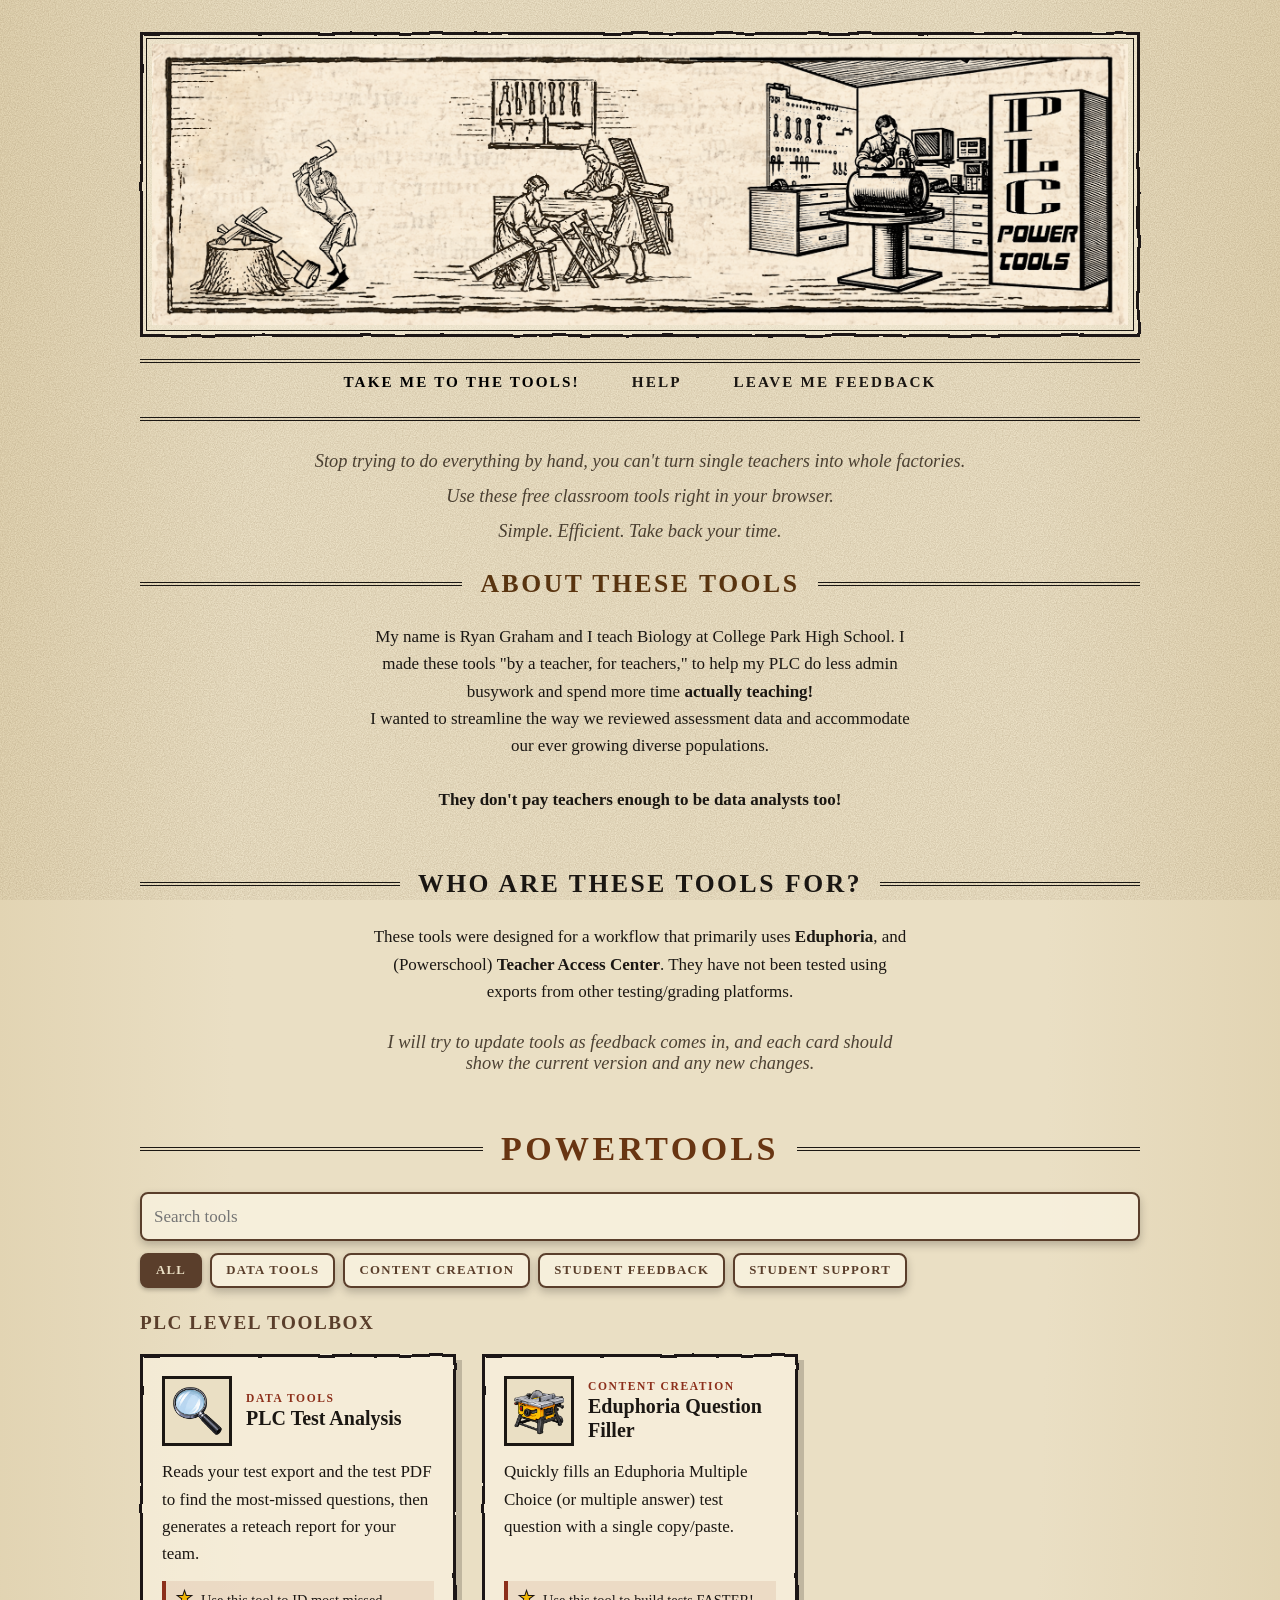
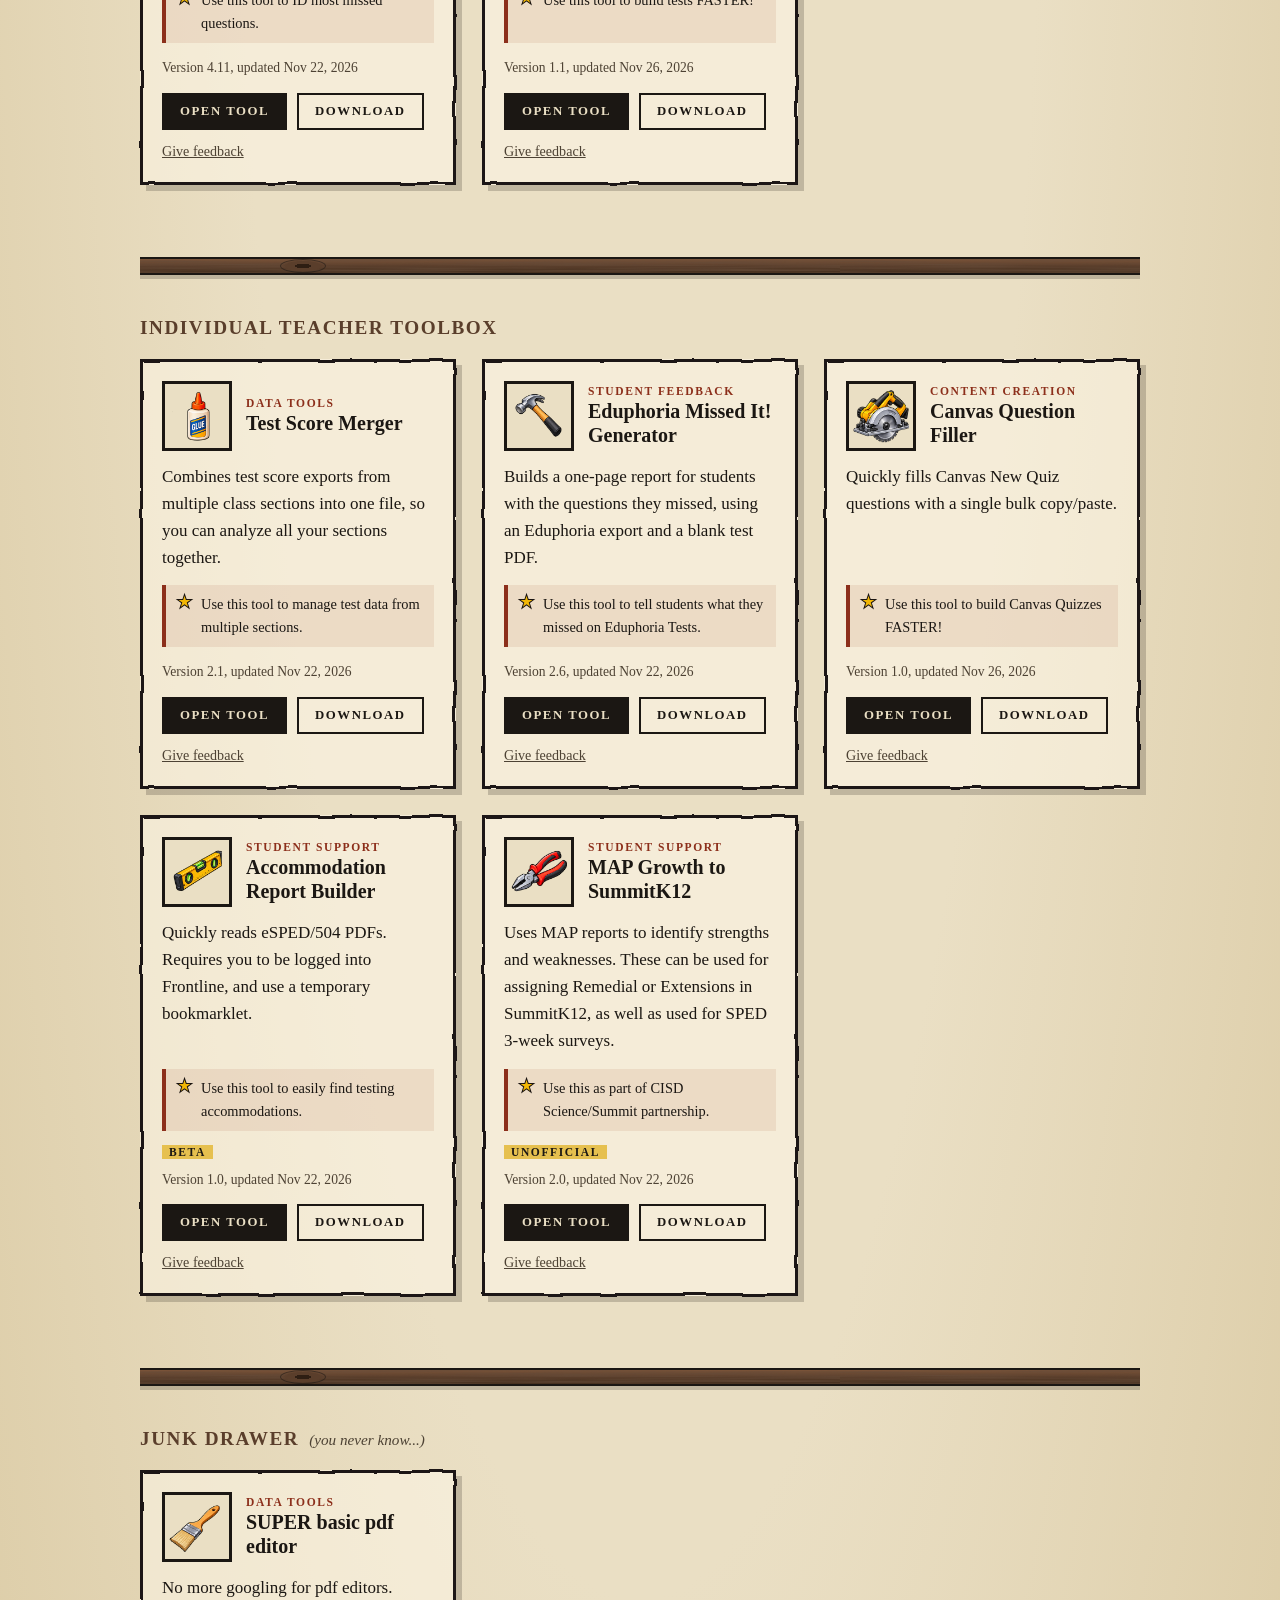
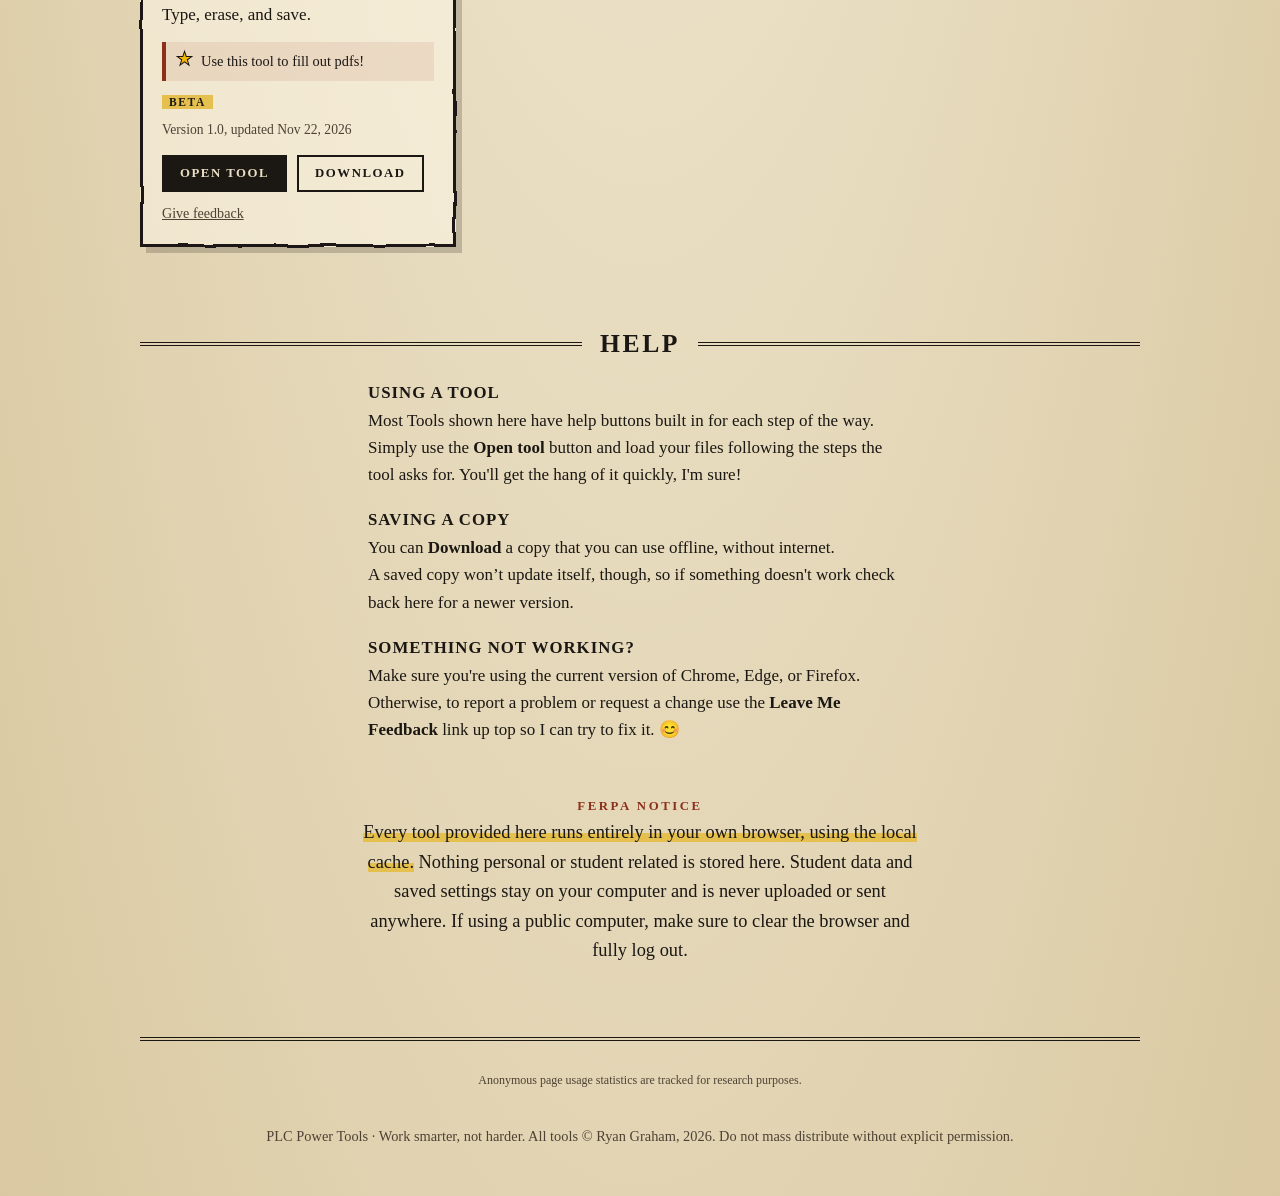
<file: index.html>
<!DOCTYPE html>
<html lang="en">
<head>
<meta charset="utf-8">
<meta name="viewport" content="width=device-width, initial-scale=1">
<title>PLC Power Tools</title>
<link rel="icon" type="image/png" href="images/favicon.png">
<link rel="apple-touch-icon" href="images/apple-touch-icon.png">
<link rel="stylesheet" href="style.css">
<style id="editor-tweaks">/*ED:{"body > div:nth-of-type(1) > nav:nth-of-type(1) > a:nth-of-type(1)":{"color":"#000000"},"#help > div:nth-of-type(1)":{"width":"700px"},"#tools > h2:nth-of-type(1)":{"color":"#683512","font-size":"34px"},"#about > h2:nth-of-type(1)":{"color":"#5c3610"},"body > div:nth-of-type(1) > header:nth-of-type(1) > p:nth-of-type(2)":{"display":"flex","flex-direction":"column","align-items":"center","text-align":"center"},"body > div:nth-of-type(1) > header:nth-of-type(1) > p:nth-of-type(1)":{"display":"flex","flex-direction":"column","align-items":"center","text-align":"center"}}*/
body > div:nth-of-type(1) > nav:nth-of-type(1) > a:nth-of-type(1){color:#000000 !important}
#help > div:nth-of-type(1){width:700px !important}
#tools > h2:nth-of-type(1){color:#683512 !important;font-size:34px !important}
#about > h2:nth-of-type(1){color:#5c3610 !important}
body > div:nth-of-type(1) > header:nth-of-type(1) > p:nth-of-type(2){display:flex !important;flex-direction:column !important;align-items:center !important;text-align:center !important}
body > div:nth-of-type(1) > header:nth-of-type(1) > p:nth-of-type(1){display:flex !important;flex-direction:column !important;align-items:center !important;text-align:center !important}
</style>
<style id="card-tweaks">
/* Status tag (Beta, Unofficial) sits between the note and the version line */
.badge-top{display:block;width:fit-content;margin:0 0 10px 0;font:700 .72rem var(--slab);letter-spacing:.14em;text-transform:uppercase}
/* Star in front of each note */
.note-line{display:flex;align-items:flex-start;gap:8px}
.note-star{color:#f2b705;-webkit-text-stroke:1px #1a1410;font-size:1.3em;line-height:1;flex:none}
</style>
</head>
<body>
<svg width="0" height="0" style="position:absolute" aria-hidden="true"><filter id="rough"><feTurbulence type="fractalNoise" baseFrequency=".035" numOctaves="2" seed="4"/><feDisplacementMap in="SourceGraphic" scale="3.5"/></filter></svg>
  
  <div class="wrap">
  <header>
    <h1 class="sr" id="site-title">PLC Powertools</h1>
    <div class="frame rough"><img src="images/header.png" alt="PLC Power Tools! Power up your teaching toolbox."></div>
  </header>
    <nav aria-label="Sections">
  <a href="#tools" style="color: brown;">Take me to the Tools!</a><br><br>
  <a href="#help">Help</a><br><br>
  <a href="feedback.html">Leave Me Feedback</a>
</nav>
    
    <header>
    <p class="tagline">Stop trying to do everything by hand, you can't turn single teachers into whole factories.</p>
    <p class="tagline">Use these free classroom tools right in your browser.</p>
<p class="tagline">Simple. Efficient.&nbsp;Take back your time.</p><br>
  </header>

  <section id="about">
    <h2 class="sec">About These Tools</h2>
    <div class="prose">
      <p style="text-align: center;">My name is Ryan Graham and I teach Biology at College Park High School. I made these tools "by a teacher, for teachers," to help my PLC do less admin busywork and spend more time <b>actually teaching!</b> <br> I wanted to streamline the way we reviewed assessment data and accommodate our ever growing diverse populations.<br><br><b> They don't pay teachers enough to be data analysts too!</b></p>
    </div>
  </section>
  
 <section id="Who">
    <h2 class="sec">Who are these tools for?</h2>
    <div class="prose">
      <p style="text-align: center;">These tools were designed for a workflow that primarily uses <b>Eduphoria</b>, and (Powerschool) <b>Teacher Access Center</b>. They have not been tested using exports from other testing/grading platforms.</p><br>
      <p class="tagline">  I will try to update tools as feedback comes in, and each card should show the current version and any new changes. </p>
    </div>
  </section>
  
  <section id="tools">
    <h2 class="sec">Powertools</h2>
    <div class="controls">
      <input class="search" id="search" type="search" placeholder="Search tools" aria-label="Search tools">
      <div class="chips" id="chips" role="group" aria-label="Filter by category"></div>
    </div>
    <div id="boxes"></div>
    <div class="sr" id="status" role="status" aria-live="polite"></div>
  </section>

  <section id="help">
    <h2 class="sec">Help</h2>
    <div class="prose">
      <h3>Using a tool</h3>
      <p>Most Tools shown here have help buttons built in for each step of the way.</p>
      <p>Simply use the <strong>Open tool</strong> button and load your files following the steps the tool asks for. You'll get the hang of it quickly, I'm sure!</p>
      <h3>Saving a copy</h3>
      <p>You can <strong>Download</strong> a copy that you can use offline, without internet. <br>A saved copy won’t update itself, though, so if something doesn't work check back here for a newer version.</p>
      <h3>Something not working?</h3>
      <p>Make sure you're using the current version of Chrome, Edge, or Firefox. Otherwise, to report a problem or request a change use the <strong>Leave Me Feedback</strong> link up top so I can try to fix it. &#x1F60A;</p>
    </div>
  </section>
  <p class="promise"><b>FERPA Notice</b><mark>Every tool provided here runs entirely in your own browser, using the local cache.</mark> Nothing personal or student related is stored here. Student data and saved settings stay on your computer and is never uploaded or sent anywhere. If using a public computer, make sure to clear the browser and fully log out.</p> <br>
    <footer><p style="font-size: 12px;">Anonymous page usage statistics are tracked for research purposes.</p><br>PLC Power Tools &middot; Work smarter, not harder. All tools &copy; Ryan Graham, 2026. Do not mass distribute without explicit permission. </footer>
</div>

<script>
let TOOLS = [], activeCat = "All";
const BOXES = [
  {id:"plc",     title:"PLC Level Toolbox"},
  {id:"teacher", title:"Individual Teacher Toolbox"},
  {id:"junk",    title:"Junk Drawer", sub:"(you never know...)",
   empty:"Nothing in here yet... but give it time, the junk drawer always fills up with something."}
];
const $ = id => document.getElementById(id);
const ICONS = {
  drill:'<svg viewBox="0 0 64 64" aria-hidden="true"><path class="k" d="M20 16h26c5 0 8 3 8 8v4c0 3-2 5-5 5H20z"/><path class="k" d="M36 33h12l-3 22H33z"/><rect class="l" x="10" y="19" width="10" height="14"/><path class="l" d="M10 26H3M7 22l-3 8"/><path class="pp" d="M28 19v6M34 19v6M40 19v6"/></svg>',
  saw:'<svg viewBox="0 0 64 64" aria-hidden="true"><circle class="l" style="stroke-width:8;stroke-dasharray:6.5 5.02;stroke-linecap:butt" cx="32" cy="32" r="22"/><circle class="k" cx="32" cy="32" r="17"/><circle class="pf" cx="32" cy="32" r="4"/><path class="pp" d="M32 14v8M32 42v8M14 32h8M42 32h8"/></svg>',
  hammer:'<svg viewBox="0 0 64 64" aria-hidden="true"><g transform="rotate(35 32 32)"><rect class="k" x="28" y="22" width="8" height="40" rx="2"/><rect class="k" x="14" y="8" width="36" height="14" rx="2"/><path class="k" d="M14 10Q5 12 3 22l8-3q2-4 3-3z"/><path class="pp" d="M32 30v26"/></g></svg>',
  balance:'<svg viewBox="0 0 64 64" aria-hidden="true"><path class="l" d="M32 8v44M22 56h20M11 18h42M11 18l-8 20M11 18l8 20M53 18l-8 20M53 18l8 20"/><path class="k" d="M2 38h18q0 9-9 9t-9-9zM44 38h18q0 9-9 9t-9-9z"/><circle class="k" cx="32" cy="8" r="4"/></svg>',
  wrench:'<svg viewBox="0 0 64 64" aria-hidden="true"><g transform="rotate(-45 32 32)"><rect class="k" x="28" y="22" width="8" height="40" rx="4"/><circle class="k" cx="32" cy="15" r="11"/><rect class="pf" x="28.5" y="2" width="7" height="12"/></g></svg>',
  screwdriver:'<svg viewBox="0 0 64 64" aria-hidden="true"><g transform="rotate(45 32 32)"><rect class="k" x="25" y="34" width="14" height="26" rx="5"/><path class="l" d="M32 34V6"/><path class="k" d="M28 8h8l-1-5h-6z"/><path class="pp" d="M30 40v14M34 40v14"/></g></svg>',
  level:'<svg viewBox="0 0 64 64" aria-hidden="true"><rect class="k" x="4" y="22" width="56" height="20" rx="2"/><rect class="pf" x="21" y="27" width="22" height="10" rx="5"/><circle class="k" cx="32" cy="32" r="3"/><path class="l" style="stroke-width:1.5" d="M27 28v8M37 28v8"/><circle class="pf" cx="11" cy="32" r="3"/><circle class="pf" cx="53" cy="32" r="3"/></svg>',
  "tape-measure":'<svg viewBox="0 0 64 64" aria-hidden="true"><circle class="k" cx="28" cy="32" r="22"/><circle class="pf" cx="28" cy="32" r="11"/><circle class="k" cx="28" cy="32" r="4"/><rect class="k" x="40" y="42" width="22" height="7"/><rect class="k" x="61" y="39" width="3" height="12"/><path class="pp" d="M49 42v4M53 42v4M57 42v4"/></svg>',
  pliers:'<svg viewBox="0 0 64 64" aria-hidden="true"><path class="l" style="stroke-width:5" d="M27 5l5 25M37 5l-5 25"/><path class="l" style="stroke-width:7" d="M32 30l-9 27M32 30l9 27"/><circle class="pf" cx="32" cy="30" r="3"/></svg>',
  clamp:'<svg viewBox="0 0 64 64" aria-hidden="true"><path class="l" style="stroke-width:7;stroke-linejoin:round" d="M50 10H18q-8 0-8 8v28q0 8 8 8h32"/><path class="l" style="stroke-width:5" d="M36 61V24"/><rect class="k" x="30" y="19" width="12" height="5"/><path class="l" style="stroke-width:4" d="M28 61h16"/></svg>',
  magnifier:'<svg viewBox="0 0 64 64" aria-hidden="true"><circle class="l" style="stroke-width:6" cx="26" cy="26" r="16"/><path class="l" style="stroke-width:9" d="M38 38l20 20"/><path class="l" style="stroke-width:2" d="M17 22q3-6 9-7"/></svg>',
  paintbrush:'<svg viewBox="0 0 64 64" aria-hidden="true"><g transform="rotate(40 32 32)"><rect class="k" x="29" y="34" width="6" height="28" rx="3"/><rect class="k" x="26" y="24" width="12" height="11"/><path class="k" d="M26 24Q24 10 32 3Q40 10 38 24z"/><path class="pp" d="M27 30h10"/></g></svg>',
  glue:'<svg viewBox="0 0 64 64" aria-hidden="true"><path class="k" d="M20 28h24q4 0 4 5v21q0 5-5 5H21q-5 0-5-5V33q0-5 4-5z"/><path class="k" d="M24 28l4-10h8l4 10z"/><path class="k" d="M29 18l3-14 3 14z"/><rect class="pf" x="21" y="36" width="22" height="14" rx="1"/><path class="l" style="stroke-width:2" d="M25 41h14M25 46h10"/><path class="pp" d="M25 25h14"/></svg>'
};
// DEV NOTES: Unused tool icons that can be found in index: DRILL, SAW, BALANCE, WRENCH, SCREWDRIVER, TAPE-MEASURE, PLIERS, CLAMP, PAINTBRUSH
function el(tag, attrs, ...kids){
  const e = document.createElement(tag);
  for (const [k,v] of Object.entries(attrs||{})){
    if (k === "text") e.textContent = v; else e.setAttribute(k, v);
  }
  kids.forEach(c => e.append(c));
  return e;
}
function fmtDate(s){
  const d = new Date(s + "T12:00:00");
  return isNaN(d) ? s : d.toLocaleDateString(undefined,{year:"numeric",month:"short",day:"numeric"});
}
async function download(t, btn){
  const label = btn.textContent;
  try{
    const r = await fetch(t.file + "?v=" + encodeURIComponent(t.version), {cache:"no-cache"});
    if (!r.ok) throw new Error(r.status);
    const url = URL.createObjectURL(await r.blob());
    const a = el("a", {href:url, download:t.file.split("/").pop()});
    document.body.append(a); a.click(); a.remove(); URL.revokeObjectURL(url);
    track("download", t.id, t.version);
  }catch(e){
    track("download_failed", t.id, t.version);
    btn.textContent = "Download failed";
    setTimeout(() => btn.textContent = label, 2500);
  }
}
// ---- Anonymous usage stats (settings live in analytics.json). No names, IDs or student data are sent. ----
let AN = null, LAST_COUNT = 0, searchTimer;
const store = {get:k=>{try{return localStorage.getItem(k)}catch(e){return null}}, set:(k,v)=>{try{localStorage.setItem(k,v)}catch(e){}}, del:k=>{try{localStorage.removeItem(k)}catch(e){}}};
(function(){ const n = new URLSearchParams(location.search).get("notrack"); if (n==="1") store.set("plc_notrack","1"); if (n==="0") store.del("plc_notrack"); })();
const CTX = (() => {
  const ua = navigator.userAgent, w = innerWidth;
  const device = /CrOS/.test(ua) ? "Chromebook" : w < 640 ? "Phone" : w < 1024 ? "Tablet" : "Desktop";
  const browser = /Edg\//.test(ua) ? "Edge" : /OPR\//.test(ua) ? "Opera" : /Firefox\//.test(ua) ? "Firefox" : /Chrome\//.test(ua) ? "Chrome" : /Safari\//.test(ua) ? "Safari" : "Other";
  let source = new URLSearchParams(location.search).get("src") || "";
  if (!source && document.referrer){ try{ const h = new URL(document.referrer).hostname.replace(/^www\./,""); if (h !== location.hostname) source = h; }catch(e){} }
  return {device, browser, source: source || "direct", visitor: store.get("plc_seen") ? "returning" : "new"};
})();
function trackingOff(){
  return store.get("plc_notrack")==="1" || navigator.doNotTrack==="1" || navigator.webdriver || location.protocol==="file:" || /^(localhost|127\.0\.0\.1)$/.test(location.hostname);
}
function track(action, tool, detail){
  try{
    if (!AN || !AN.formUrl || trackingOff()) return;
    const f = AN.fields || {}, ok = k => f[k] && !/REPLACE/.test(f[k]);
    if (!ok("tool") || !ok("action")) return;
    const body = new URLSearchParams(), put = (k,v) => { if (ok(k)) body.set(f[k], String(v || "-").slice(0,60)); };
    put("tool", tool || "index"); put("action", action); put("detail", detail);
    put("device", CTX.device); put("browser", CTX.browser); put("source", CTX.source); put("visitor", CTX.visitor);
    fetch(AN.formUrl, {method:"POST", mode:"no-cors", body, keepalive:true}).catch(()=>{});
  }catch(e){}
}
async function initAnalytics(){
  try{ const r = await fetch("analytics.json", {cache:"no-cache"}); if (!r.ok) return; AN = await r.json(); }catch(e){ return; }
  try{ if (!sessionStorage.getItem("plc_visit")){ sessionStorage.setItem("plc_visit","1"); track("visit","index"); store.set("plc_seen","1"); } }catch(e){}
}
function card(t){
  const open = el("a", {class:"btn primary", href:t.file + "?v=" + encodeURIComponent(t.version), text:"Open tool"});
  const dl = el("button", {class:"btn secondary", type:"button", text:"Download"});
  dl.addEventListener("click", () => download(t, dl));
  const fb = el("a", {class:"link", href:"feedback.html?tool=" + encodeURIComponent(t.id), text:"Give feedback"});
  ["click","auxclick"].forEach(ev => open.addEventListener(ev, () => track("open", t.id, t.version)));
  fb.addEventListener("click", () => track("feedback_click", t.id, t.version));
  const cat = el("p",{class:"cat",text:t.category});
  const tag = t.status ? el("span",{class:"badge badge-top",text:t.status}) : el("div",{class:"slot"});
  const head = el("div",{class:"head"});
  if (t.icon){
    const p = el("span",{class:"plate"});
    const img = el("img",{src:"images/icons/" + t.icon + ".png", alt:"", loading:"lazy"});
    // If the image file is missing, fall back to the old built-in drawing
    img.addEventListener("error", () => {
      if (ICONS[t.icon]) p.innerHTML = ICONS[t.icon]; else p.remove();
    });
    p.append(img);
    head.append(p);
  }
  head.append(el("div",{}, cat, el("h3",{text:t.title})));
  const c = el("article", {class:"card rough"},
    head,
    el("p",{class:"desc",text:t.description}),
    t.note ? el("p",{class:"note-line"}, el("span",{class:"note-star","aria-hidden":"true",text:"\u2605"}), el("span",{text:t.note})) : el("div",{class:"slot"}),
    tag,
    el("p",{class:"meta",text:"Version " + t.version + ", updated " + fmtDate(t.updated)}),
    el("div",{class:"actions"}, open, dl, fb)
  );
  return c;
}
function render(){
  const q = $("search").value.trim().toLowerCase();
  const filtering = activeCat !== "All" || q !== "";
  const list = TOOLS.filter(t =>
    (activeCat === "All" || t.category === activeCat) &&
    (!q || (t.title + " " + t.description + " " + t.category).toLowerCase().includes(q)));
  const root = $("boxes"); root.replaceChildren();
  let shown = 0;
  BOXES.forEach(b => {
    const items = list.filter(t => (t.toolbox || "teacher") === b.id);
    // Hide a toolbox with no matches; an empty box with a teaser only shows when nothing is filtered
    if (!items.length && !(b.empty && !filtering)) return;
    if (shown++) root.append(el("div",{class:"divider",role:"separator"}));
    const title = el("h3",{class:"box-title"}, b.title);
    if (b.sub) title.append(el("span",{class:"box-sub",text:b.sub}));
    const box = el("div",{class:"toolbox"}, title);
    if (items.length){
      const g = el("div",{class:"grid"});
      items.forEach(t => g.append(card(t)));
      box.append(g);
    } else {
      box.append(el("div",{class:"empty",text:b.empty}));
    }
    root.append(box);
  });
  if (!shown) root.append(el("div",{class:"empty",text:"No tools match. Clear the search or choose another category."}));
  LAST_COUNT = list.length;
  $("status").textContent = list.length + (list.length === 1 ? " tool shown" : " tools shown");
}
function renderChips(){
  const cats = ["All", ...new Set(TOOLS.map(t => t.category))];
  const box = $("chips"); box.replaceChildren();
  if (cats.length < 3) return;
  cats.forEach(c => {
    const b = el("button",{class:"chip",type:"button","aria-pressed":String(c===activeCat),text:c});
    b.addEventListener("click", () => { activeCat = c; renderChips(); render(); if (c !== "All") track("filter","index",c); });
    box.append(b);
  });
}
async function init(){
  try{
    const r = await fetch("tools.json", {cache:"no-cache"});
    if (!r.ok) throw new Error("HTTP " + r.status);
    const data = await r.json();
    if (data.site && data.site.title){ $("site-title").textContent = data.site.title; document.title = data.site.title; }
    TOOLS = data.tools || [];
    renderChips(); render();
    $("search").addEventListener("input", render);
    $("search").addEventListener("input", () => {
      clearTimeout(searchTimer);
      searchTimer = setTimeout(() => {
        const q = $("search").value.trim().toLowerCase();
        if (q.length < 3) return;
        track(LAST_COUNT ? "search" : "search_nomatch", "index", AN && AN.trackSearchText === false ? "-" : q.slice(0,40));
      }, 1500);
    });
    const nf = document.querySelector('nav a[href="feedback.html"]');
    if (nf) nf.addEventListener("click", () => track("feedback_click","index"));
    initAnalytics();
  }catch(e){
    $("boxes").append(el("div",{class:"error",text:"Couldn’t load the tool list. If you opened this file directly from your computer, publish it with GitHub Pages or a local web server instead, because browsers block loading tools.json from a local file."}));
  }
}
init();
</script>
</body>
</html>
</file>
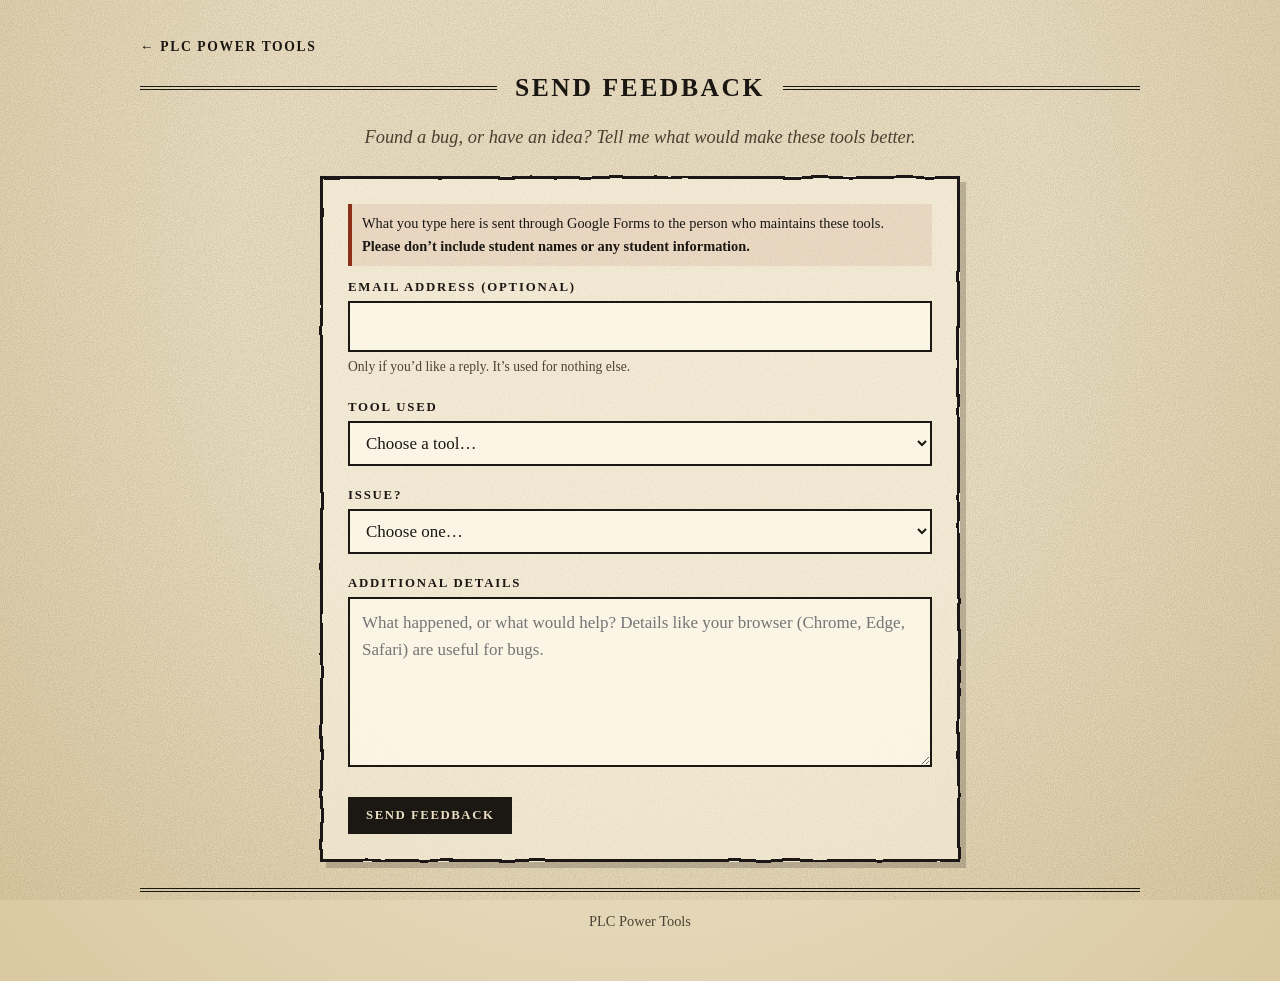
<file: feedback.html>
<!DOCTYPE html>
<html lang="en">
<head>
<meta charset="utf-8">
<meta name="viewport" content="width=device-width, initial-scale=1">
<title>Feedback | PLC Power Tools</title>
<link rel="icon" type="image/png" href="images/favicon.png">
<link rel="apple-touch-icon" href="images/apple-touch-icon.png">
<link rel="stylesheet" href="style.css">
</head>
<body>
<svg width="0" height="0" style="position:absolute" aria-hidden="true"><filter id="rough"><feTurbulence type="fractalNoise" baseFrequency=".035" numOctaves="2" seed="4"/><feDisplacementMap in="SourceGraphic" scale="3.5"/></filter></svg>

<div class="wrap">
  <a class="back" href="index.html">&larr; PLC Power Tools</a>
  <h1 class="sec">Send Feedback</h1>
  <p class="tagline" style="margin:0 0 28px">Found a bug, or have an idea? Tell me what would make these tools better.</p>

  <div class="card rough form">
    <form id="form" novalidate>
      <p class="note-line">What you type here is sent through Google Forms to the person who maintains these tools. <strong>Please don’t include student names or any student information.</strong></p>
      <p class="note-line" id="setup" hidden>This form isn’t connected to its response sheet yet, so it can’t send anything.</p>

      <div class="field">
        <label for="email">Email address (optional)</label>
        <input id="email" type="email" autocomplete="email">
        <span class="hint">Only if you’d like a reply. It’s used for nothing else.</span>
      </div>
      <div class="field">
        <label for="tool">Tool used</label>
        <select id="tool" required><option value="" selected disabled>Choose a tool…</option></select>
      </div>
      <div class="field">
        <label for="issue">Issue?</label>
        <select id="issue" required>
          <option value="" selected disabled>Choose one…</option>
          <option>None</option>
          <option>User Interface (UI)</option>
          <option>Bug?</option>
          <option>Request change/addition</option>
        </select>
      </div>
      <div class="field">
        <label for="details">Additional Details</label>
        <textarea id="details" placeholder="What happened, or what would help? Details like your browser (Chrome, Edge, Safari) are useful for bugs."></textarea>
      </div>
      <div class="hp" aria-hidden="true"><label>Leave this empty <input id="website" tabindex="-1" autocomplete="off"></label></div>

      <p class="note-line" id="err" role="alert" hidden>Couldn’t send. Check your internet connection and try again.</p>
      <button class="btn primary" id="send" type="submit">Send feedback</button>
    </form>

    <div class="thanks" id="thanks" hidden>
      <h2>Thank you!</h2>
      <p>Your feedback is on its way.</p>
      <p style="margin-top:18px"><a class="btn secondary" href="index.html">Back to the toolbox</a></p>
    </div>
  </div>
  <footer>PLC Power Tools</footer>
</div>

<script>
const $ = id => document.getElementById(id);
let CFG = null;
function addOption(sel, value, label, id){
  const o = document.createElement("option");
  o.value = value; o.textContent = label; if (id) o.dataset.id = id;
  sel.append(o);
}
async function init(){
  let tools = [];
  try{
    const d = await (await fetch("tools.json", {cache:"no-cache"})).json();
    tools = d.tools || []; CFG = d.feedback || null;
  }catch(e){}
  tools.forEach(t => addOption($("tool"), t.title + " v" + t.version, t.title, t.id));
  addOption($("tool"), "Other / the whole site", "Other / the whole site");
  const want = new URLSearchParams(location.search).get("tool");
  const m = [...$("tool").options].find(o => o.dataset.id === want);
  if (m) $("tool").value = m.value;
  if (!CFG || !CFG.formUrl || CFG.formUrl.includes("PASTE") || Object.values(CFG.fields||{}).some(v => v.includes("entry.000000"))){
    $("setup").hidden = false; $("send").disabled = true;
  }
}
$("form").addEventListener("submit", async e => {
  e.preventDefault();
  if (!$("form").reportValidity()) return;
  if ($("website").value){ $("form").hidden = true; $("thanks").hidden = false; return; }
  const btn = $("send"); btn.disabled = true; btn.textContent = "Sending…"; $("err").hidden = true;
  const f = CFG.fields, b = new URLSearchParams();
  b.set(f.email, $("email").value.trim());
  b.set(f.tool, $("tool").value);
  b.set(f.issue, $("issue").value);
  b.set(f.details, $("details").value.trim());
  try{
    await fetch(CFG.formUrl, {method:"POST", mode:"no-cors", body:b});
    $("form").hidden = true; $("thanks").hidden = false;
  }catch(err){
    $("err").hidden = false; btn.disabled = false; btn.textContent = "Send feedback";
  }
});
init();
</script>
</body>
</html>
</file>
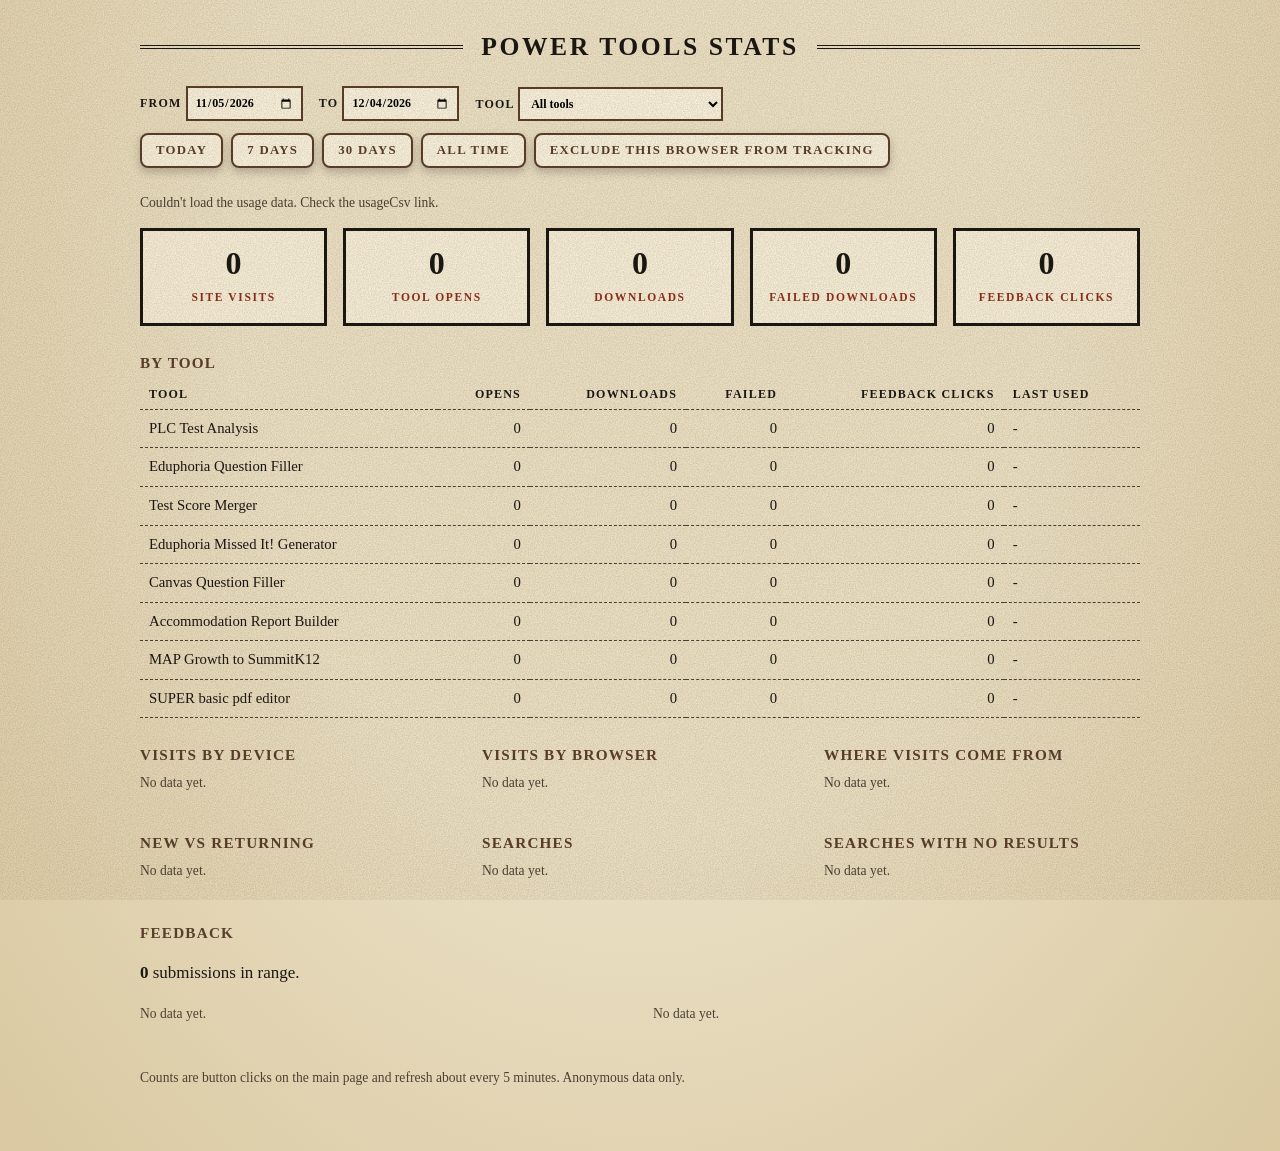
<file: stats.html>
<!DOCTYPE html>
<html lang="en"><head><meta charset="utf-8"><meta name="viewport" content="width=device-width, initial-scale=1"><meta name="robots" content="noindex">
<title>PLC Power Tools Stats</title><link rel="stylesheet" href="style.css">
<style>
.kpis{display:grid;grid-template-columns:repeat(auto-fit,minmax(150px,1fr));gap:16px;margin:0 0 28px}
.kpi{padding:14px;text-align:center;background:rgba(255,250,235,.5);border:3px solid var(--ink)}
.kpi b{display:block;font:700 2rem var(--slab)}.kpi span{font:700 .72rem var(--slab);letter-spacing:.14em;text-transform:uppercase;color:var(--rust)}
.bar{display:flex;align-items:center;gap:8px;margin:4px 0;font-size:.9rem}.bar span{min-width:90px}.bar i{display:block;height:12px;background:var(--brown)}.bar em{font-style:normal;color:var(--soft)}
table{width:100%;border-collapse:collapse;margin-bottom:28px;font-size:.92rem}th,td{padding:7px 9px;text-align:left;border-bottom:1px dashed var(--soft)}
th{font:700 .75rem var(--slab);letter-spacing:.1em;text-transform:uppercase}.n{text-align:right}
.cols{display:grid;grid-template-columns:repeat(auto-fit,minmax(260px,1fr));gap:26px;margin-bottom:28px}
h3.h{margin:0 0 8px;font:700 .95rem var(--slab);letter-spacing:.08em;text-transform:uppercase;color:var(--brown)}
.controls label{font:700 .75rem var(--slab);letter-spacing:.1em;text-transform:uppercase}
.controls input,.controls select{padding:7px;font:inherit;border:2px solid var(--brown);background:rgba(255,250,235,.6)}
.fb{padding:8px 0;border-bottom:1px dashed var(--soft);font-size:.9rem}.tbl{overflow-x:auto}
</style></head><body><div class="wrap">
<h2 class="sec">Power Tools Stats</h2>
<div class="controls">
<label>From <input type="date" id="from"></label><label>To <input type="date" id="to"></label>
<label>Tool <select id="tool"><option value="">All tools</option></select></label>
<div class="chips"><button class="chip" data-d="1">Today</button><button class="chip" data-d="7">7 days</button><button class="chip" data-d="30">30 days</button><button class="chip" data-d="0">All time</button><button class="chip" id="ex"></button></div>
</div>
<p class="meta" id="msg"></p>
<div class="kpis" id="kpis"></div>
<h3 class="h">By tool</h3><div class="tbl" id="tools"></div>
<div class="cols"><div><h3 class="h">Visits by device</h3><div id="b-device"></div></div><div><h3 class="h">Visits by browser</h3><div id="b-browser"></div></div>
<div><h3 class="h">Where visits come from</h3><div id="b-source"></div></div><div><h3 class="h">New vs returning</h3><div id="b-visitor"></div></div>
<div><h3 class="h">Searches</h3><div id="b-search"></div></div><div><h3 class="h">Searches with no results</h3><div id="b-nomatch"></div></div></div>
<h3 class="h">Feedback</h3><div id="fb"></div>
<p class="meta">Counts are button clicks on the main page and refresh about every 5 minutes. Anonymous data only.</p>
</div>
<script>
const $=id=>document.getElementById(id),esc=s=>String(s==null?"":s).replace(/[&<>"]/g,c=>({"&":"&amp;","<":"&lt;",">":"&gt;",'"':"&quot;"}[c]));
let CFG={},TITLES={},U=[],F=[];
const ymd=d=>d.getFullYear()+"-"+String(d.getMonth()+1).padStart(2,"0")+"-"+String(d.getDate()).padStart(2,"0");
function csv(t){const r=[];let row=[],f="",q=false;for(let i=0;i<t.length;i++){const c=t[i];if(q){if(c=='"'){if(t[i+1]=='"'){f+='"';i++}else q=false}else f+=c}else if(c=='"')q=true;else if(c==','){row.push(f);f=""}else if(c=='\n'){row.push(f);r.push(row);row=[];f=""}else if(c!='\r')f+=c}if(f||row.length){row.push(f);r.push(row)}return r}
function pd(s){const m=s.match(/(\d+)\/(\d+)\/(\d+)/);if(m){const a=+m[1],b=+m[2],dmy=CFG.dateOrder==="DMY";return new Date(+m[3],(dmy?b:a)-1,dmy?a:b)}const d=new Date(s);return isNaN(d)?null:d}
function load(u){return fetch(u+(u.includes("?")?"&":"?")+"t="+Date.now()).then(r=>{if(!r.ok)throw 0;return r.text()}).then(t=>{const r=csv(t),h=r.shift().map(x=>x.trim().toLowerCase());return r.filter(x=>x.length>1).map(x=>{const o={};h.forEach((k,i)=>o[k]=(x[i]||"").trim());o._d=pd(o.timestamp||"");return o})})}
const inR=o=>{const a=$("from").value,b=$("to").value;if(!o._d)return false;const k=ymd(o._d);return(!a||k>=a)&&(!b||k<=b)};
const tally=(rows,key)=>rows.reduce((m,o)=>{const k=o[key]||"(blank)";m[k]=(m[k]||0)+1;return m},{});
function bars(m){const e=Object.entries(m).sort((a,b)=>b[1]-a[1]).slice(0,8),mx=e[0]?e[0][1]:1;return e.length?e.map(([k,v])=>`<div class="bar"><span>${esc(k)}</span><i style="width:${Math.max(4,v/mx*140)}px"></i><em>${v}</em></div>`).join(""):"<p class='meta'>No data yet.</p>"}
function render(){
 const t=$("tool").value,all=U.filter(inR),sel=t?all.filter(o=>o.tool===t):all,by=a=>sel.filter(o=>o.action===a),vis=all.filter(o=>o.action==="visit");
 $("kpis").innerHTML=[["Site visits",vis.length],["Tool opens",by("open").length],["Downloads",by("download").length],["Failed downloads",by("download_failed").length],["Feedback clicks",by("feedback_click").length]].map(([l,v])=>`<div class="kpi"><b>${v}</b><span>${l}</span></div>`).join("");
 const ids=[...new Set([...Object.keys(TITLES),...all.map(o=>o.tool)])].filter(x=>x&&x!=="index"&&(!t||x===t));
 $("tools").innerHTML="<table><tr><th>Tool</th><th class=n>Opens</th><th class=n>Downloads</th><th class=n>Failed</th><th class=n>Feedback clicks</th><th>Last used</th></tr>"+ids.map(id=>{const r=all.filter(o=>o.tool===id),c=a=>r.filter(o=>o.action===a).length,l=r.filter(o=>o.action==="open"||o.action==="download").map(o=>o._d).sort((a,b)=>b-a)[0];return`<tr><td>${esc(TITLES[id]||id)}</td><td class=n>${c("open")}</td><td class=n>${c("download")}</td><td class=n>${c("download_failed")}</td><td class=n>${c("feedback_click")}</td><td>${l?l.toLocaleDateString():"-"}</td></tr>`}).join("")+"</table>";
 ["device","browser","source","visitor"].forEach(k=>$("b-"+k).innerHTML=bars(tally(vis,k)));
 $("b-search").innerHTML=bars(tally(all.filter(o=>o.action==="search"),"detail"));
 $("b-nomatch").innerHTML=bars(tally(all.filter(o=>o.action==="search_nomatch"),"detail"));
 const fr=F.filter(inR);
 if(!CFG.feedbackCsv)$("fb").innerHTML=CFG.feedbackSheetUrl?`<p><a class="btn primary" href="${esc(CFG.feedbackSheetUrl)}" target="_blank" rel="noopener">Open feedback sheet</a></p>`:"<p class='meta'>Feedback not linked yet (see analytics.json).</p>";
 else{const kt=Object.keys(F[0]||{}),col=re=>kt.find(k=>re.test(k)&&!/email|timestamp/.test(k));const ct=col(/tool/),ci=col(/issue|type|problem/),cd=col(/detail|message|comment|feedback/);
  $("fb").innerHTML=`<p><b>${fr.length}</b> submissions in range.</p><div class="cols"><div>${bars(tally(fr,ct))}</div><div>${bars(tally(fr,ci))}</div></div>`+fr.slice().sort((a,b)=>b._d-a._d).slice(0,10).map(o=>`<div class="fb"><b>${esc(TITLES[o[ct]]||o[ct])}</b> · ${esc(o[ci])} · ${o._d.toLocaleDateString()}<br>${esc((o[cd]||"").slice(0,240))}</div>`).join("")}
}
function exTxt(){let on=false;try{on=localStorage.getItem("plc_notrack")==="1"}catch(e){}$("ex").textContent=on?"✓ This browser is excluded (click to include)":"Exclude this browser from tracking"}
$("ex").onclick=()=>{try{localStorage.getItem("plc_notrack")==="1"?localStorage.removeItem("plc_notrack"):localStorage.setItem("plc_notrack","1")}catch(e){}exTxt()};
function setDays(n){const e=new Date(),s=new Date();s.setDate(s.getDate()-(n-1));$("to").value=ymd(e);$("from").value=n?ymd(s):"";render()}
document.querySelectorAll("[data-d]").forEach(b=>b.onclick=()=>setDays(+b.dataset.d));
["from","to","tool"].forEach(i=>$(i).onchange=render);
(async()=>{exTxt();
 try{CFG=await(await fetch("analytics.json",{cache:"no-cache"})).json()}catch(e){}
 try{((await(await fetch("tools.json",{cache:"no-cache"})).json()).tools||[]).forEach(t=>{TITLES[t.id]=t.title;$("tool").add(new Option(t.title,t.id))})}catch(e){}
 setDays(30);
 if(!CFG.usageCsv){$("msg").textContent="Setup needed: add the published CSV link as usageCsv in analytics.json.";return}
 try{U=await load(CFG.usageCsv)}catch(e){$("msg").textContent="Couldn't load the usage data. Check the usageCsv link.";return}
 if(CFG.feedbackCsv)try{F=await load(CFG.feedbackCsv)}catch(e){CFG.feedbackCsv="";$("msg").textContent="Couldn't load feedback data."}
 render()})();
</script></body></html>
</file>
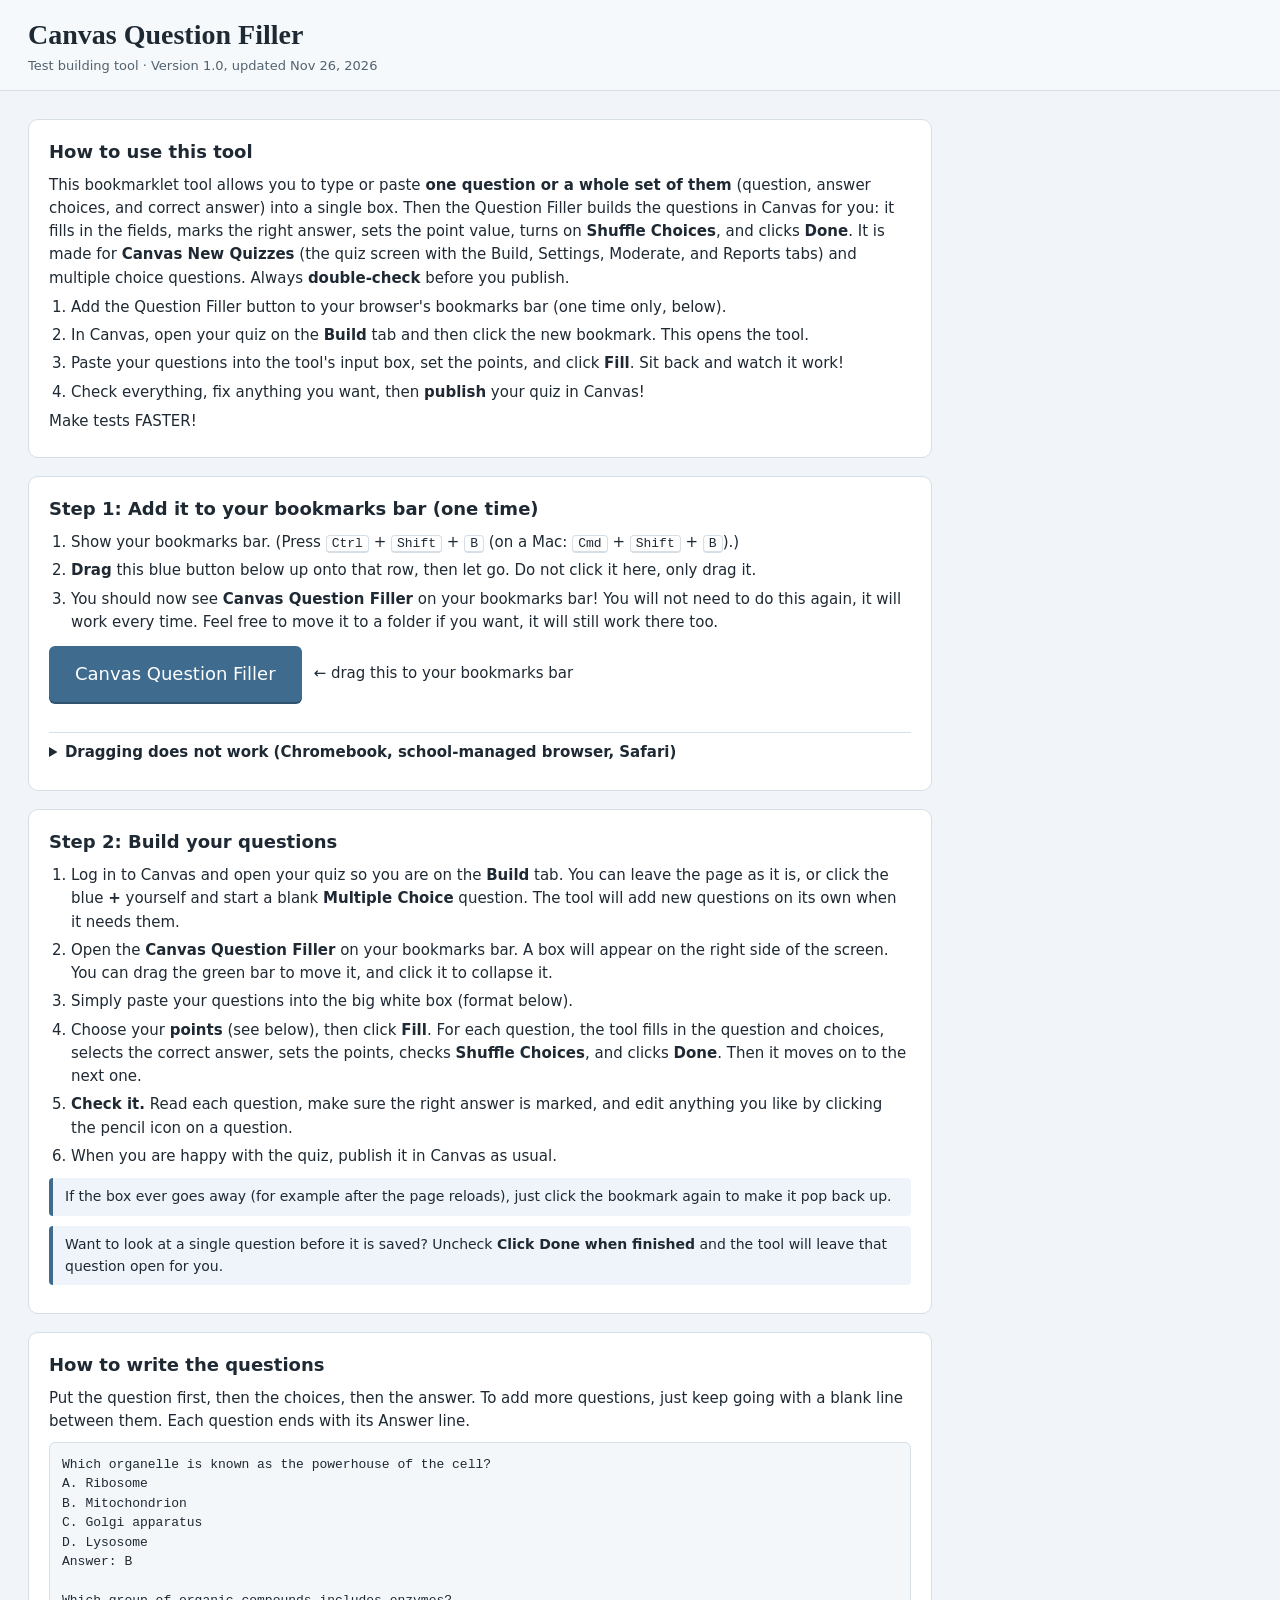
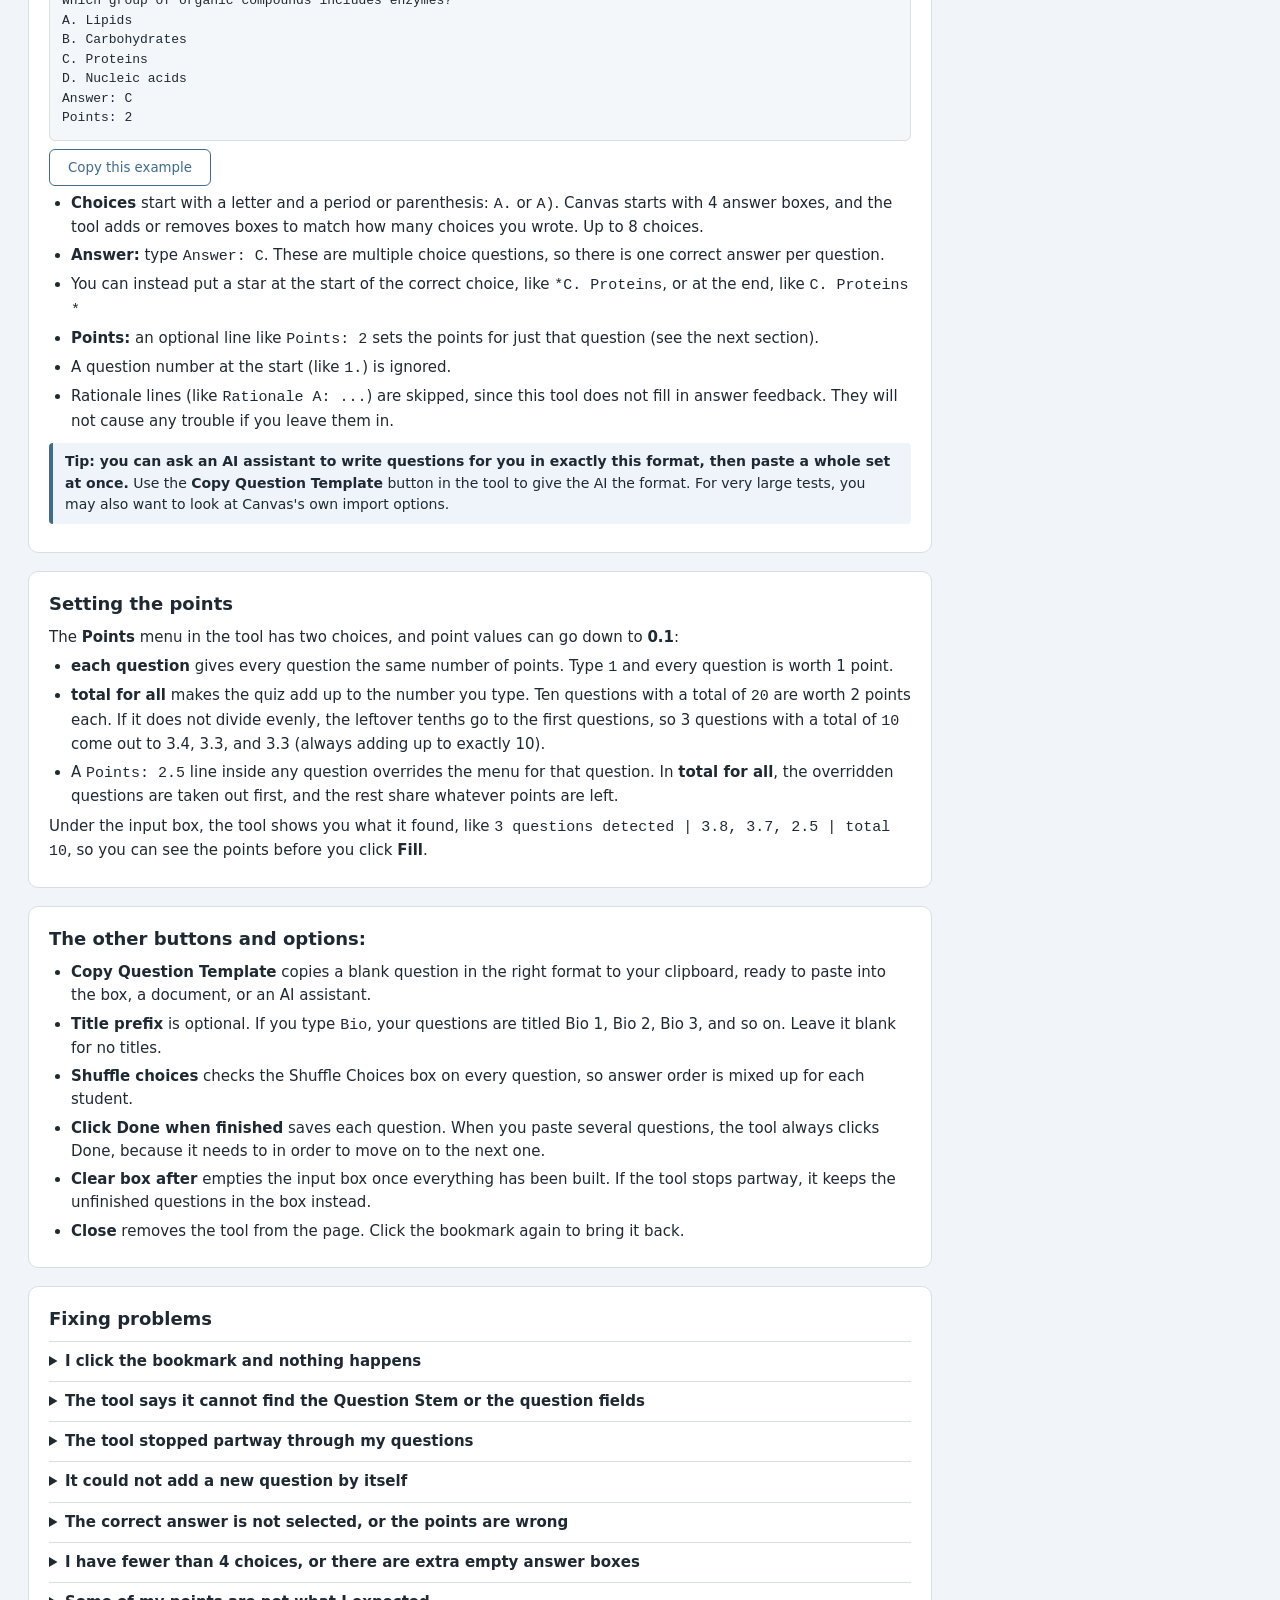
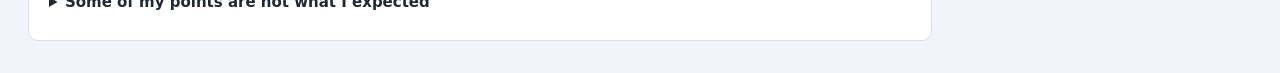
<file: tools/canvas-filler.html>
<!DOCTYPE html>
<html lang="en">
<head>
<meta charset="utf-8">
<meta name="viewport" content="width=device-width, initial-scale=1">
<title>Canvas Question Filler</title>
<style>
  :root{--bg:#f1f5f9;--card:#fff;--line:#d6dee6;--ink:#1e2933;--muted:#53626f;--blue:#3e6b8e;--blue-dk:#2f536f;--note:#eef4f9}
  *{box-sizing:border-box}
  body{margin:0;background:var(--bg);color:var(--ink);font:15px/1.55 "Segoe UI",system-ui,-apple-system,Arial,sans-serif}
  header{padding:18px 28px 14px;border-bottom:1px solid var(--line);background:#f6f9fb}
  h1{margin:0;font:700 28px/1.2 Georgia,"Times New Roman",serif}
  header p{margin:4px 0 0;color:var(--muted);font-size:13px}
  main{max-width:960px;padding:28px}
  .card{background:var(--card);border:1px solid var(--line);border-radius:10px;padding:18px 20px;margin-bottom:18px}
  h2{margin:0 0 8px;font-size:18px}
  h3{margin:16px 0 4px;font-size:15px}
  p{margin:6px 0}
  ol,ul{margin:6px 0;padding-left:22px}
  li{margin:5px 0}
  a{color:var(--blue)}
  .btn{display:inline-block;background:var(--blue);color:#fff;border:0;border-radius:6px;padding:10px 18px;font:600 15px/1 inherit;font-family:inherit;cursor:pointer;text-decoration:none}
  .btn:hover{background:var(--blue-dk)}
  .btn.ghost{background:#fff;color:var(--blue);border:1px solid var(--blue)}
  .btn.ghost:hover{background:var(--note)}
  .btn:focus-visible,a:focus-visible,summary:focus-visible{outline:3px solid #f2b84b;outline-offset:2px}
  .drag{font-size:18px;padding:14px 26px;cursor:grab;box-shadow:0 2px 0 var(--blue-dk)}
  .row{display:flex;flex-wrap:wrap;gap:12px;align-items:center;margin:12px 0}
  .hint{background:var(--note);border-left:4px solid var(--blue);padding:8px 12px;border-radius:4px;margin:10px 0;font-size:14px}
  pre{background:#f4f7fa;border:1px solid var(--line);border-radius:6px;padding:12px;margin:8px 0;white-space:pre-wrap;font:13px/1.5 Consolas,Menlo,monospace}
  details{border-top:1px solid var(--line);padding:8px 0}
  summary{cursor:pointer;font-weight:600}
  kbd{background:#fff;border:1px solid var(--line);border-bottom-width:2px;border-radius:4px;padding:0 5px;font:13px Consolas,Menlo,monospace}
  #status{font-size:13px;color:var(--muted);min-height:1.4em}
  @media(max-width:600px){main{padding:16px}header{padding:14px 16px}}
</style>
</head>
<body>
<header>
  <h1>Canvas Question Filler</h1>
  <p>Test building tool &middot; Version 1.0, updated Nov 26, 2026</p>
</header>
<main>

<section class="card">
  <h2>How to use this tool</h2>
  <p>This bookmarklet tool allows you to type or paste <b>one question or a whole set of them</b> (question, answer choices, and correct answer) into a single box. Then the Question Filler builds the questions in Canvas for you: it fills in the fields, marks the right answer, sets the point value, turns on <b>Shuffle Choices</b>, and clicks <b>Done</b>. It is made for <b>Canvas New Quizzes</b> (the quiz screen with the Build, Settings, Moderate, and Reports tabs) and multiple choice questions. Always <b>double-check</b> before you publish.<br></p>
  <ol>
    <li>Add the Question Filler button to your browser's bookmarks bar (one time only, below).</li>
    <li>In Canvas, open your quiz on the <b>Build</b> tab and then click the new bookmark. This opens the tool.</li>
    <li>Paste your questions into the tool's input box, set the points, and click <b>Fill</b>. Sit back and watch it work!</li>
    <li>Check everything, fix anything you want, then <b>publish</b> your quiz in Canvas!</li>
  </ol>
  <p>Make tests FASTER!</p>
</section>

<section class="card">
  <h2>Step 1: Add it to your bookmarks bar (one time)</h2>
  <ol>
    <li>Show your bookmarks bar. (Press <kbd>Ctrl</kbd> + <kbd>Shift</kbd> + <kbd>B</kbd> (on a Mac: <kbd>Cmd</kbd> + <kbd>Shift</kbd> + <kbd>B</kbd>).) </li>
    <li><b>Drag</b> this blue button below up onto that row, then let go. Do not click it here, only drag it.</li>
    <li>You should now see <b>Canvas Question Filler</b> on your bookmarks bar! You will not need to do this again, it will work every time. Feel free to move it to a folder if you want, it will still work there too.</li>
  </ol>
  <div class="row">
    <a id="bm" class="btn drag" href="javascript:!function()%7Bif(window.__cq)window.__cq.toggle()%3Belse%7Bvar%20t%3Dfunction(t)%7Breturn%20document.getElementById(t)%7D%2Ce%3Dfunction(t)%7Breturn%20new%20Promise(function(e)%7BsetTimeout(e%2Ct)%7D)%7D%2Cn%3Ddocument.createElement(%22div%22)%3Bn.id%3D%22__cq_panel%22%2Cn.style.cssText%3D%22position%3Afixed%3Bright%3A16px%3Btop%3A16px%3Bwidth%3A430px%3Bmax-width%3A96vw%3Bmax-height%3A94vh%3Boverflow%3Aauto%3Bz-index%3A2147483647%3Bbackground%3A%23fff%3Bborder%3A1px%20solid%20%23888%3Bborder-radius%3A8px%3Bbox-shadow%3A0%204px%2024px%20rgba(0%2C0%2C0%2C.35)%3Bfont%3A13px%2F1.4%20Arial%2Csans-serif%3Bcolor%3A%23222%22%2Cn.innerHTML%3D'%3Cdiv%20id%3D%22__cq_head%22%20style%3D%22cursor%3Amove%3Bbackground%3A%230b874b%3Bcolor%3A%23fff%3Bpadding%3A6px%2010px%3Bborder-radius%3A8px%208px%200%200%3Bdisplay%3Aflex%3Bjustify-content%3Aspace-between%3Buser-select%3Anone%22%3E%3Cb%3ECanvas%20Question%20Filler%20%3Cspan%20style%3D%22font-weight%3Anormal%3Bfont-size%3A11px%22%3E(drag%20%2F%20click%20to%20collapse)%3C%2Fspan%3E%3C%2Fb%3E%3Cspan%20id%3D%22__cq_x%22%3E%26%239662%3B%3C%2Fspan%3E%3C%2Fdiv%3E%3Cdiv%20id%3D%22__cq_body%22%20style%3D%22padding%3A8px%22%3E%3Cdiv%20style%3D%22margin%3A0%200%204px%3Bfont-size%3A12px%3Bcolor%3A%23555%22%3EPaste%20one%20or%20many%20questions.%20Each%20ends%20with%20its%20Answer%20line%3A%3C%2Fdiv%3E%3Ctextarea%20id%3D%22__cq_txt%22%20rows%3D%2224%22%20style%3D%22width%3A100%25%3Bbox-sizing%3Aborder-box%3Bfont%3A12px%20monospace%22%20placeholder%3D%22Question%20text%5CnA.%20option%5CnB.%20option%5CnC.%20option%5CnD.%20option%5CnAnswer%3A%20C%5Cn%5Cn%20%20%20%20%20(or)%5Cn%5CnQuestion%20text%5CnA.%20option%5CnB.%20option%5CnC.%20option%5CnD.%20option%5CnAnswer%3A%20C%5CnPoints%3A%202%22%3E%3C%2Ftextarea%3E%3Cdiv%20id%3D%22__cq_info%22%20style%3D%22font-size%3A12px%3Bcolor%3A%230b874b%3Bmargin%3A2px%200%22%3E%3C%2Fdiv%3E%3Cdiv%20style%3D%22margin%3A6px%200%3Bdisplay%3Aflex%3Bgap%3A8px%3Balign-items%3Acenter%3Bflex-wrap%3Awrap%22%3E%3Clabel%3EPoints%20%3Cselect%20id%3D%22__cq_pmode%22%3E%3Coption%20value%3D%22each%22%3Eeach%20question%3C%2Foption%3E%3Coption%20value%3D%22total%22%3Etotal%20for%20all%3C%2Foption%3E%3C%2Fselect%3E%20%3Cinput%20id%3D%22__cq_pts%22%20type%3D%22number%22%20min%3D%220%22%20step%3D%220.1%22%20value%3D%221%22%20style%3D%22width%3A65px%22%3E%3C%2Flabel%3E%3Cbutton%20id%3D%22__cq_tpl%22%20type%3D%22button%22%20style%3D%22padding%3A4px%208px%3Bcursor%3Apointer%22%3ECopy%20Question%20Template%3C%2Fbutton%3E%3Clabel%3ETitle%20prefix%20%3Cinput%20id%3D%22__cq_title%22%20type%3D%22text%22%20placeholder%3D%22(optional)%22%20style%3D%22width%3A110px%22%3E%3C%2Flabel%3E%3C%2Fdiv%3E%3Cdiv%20style%3D%22margin%3A4px%200%22%3E%3Clabel%3E%3Cinput%20id%3D%22__cq_shuf%22%20type%3D%22checkbox%22%20checked%3E%20Shuffle%20choices%3C%2Flabel%3E%20%26nbsp%3B%20%3Clabel%3E%3Cinput%20id%3D%22__cq_done%22%20type%3D%22checkbox%22%20checked%3E%20Click%20Done%20when%20finished%3C%2Flabel%3E%20%26nbsp%3B%20%3Clabel%3E%3Cinput%20id%3D%22__cq_clr%22%20type%3D%22checkbox%22%20checked%3E%20Clear%20box%20after%3C%2Flabel%3E%3C%2Fdiv%3E%3Cbutton%20id%3D%22__cq_fill%22%20style%3D%22background%3A%230b874b%3Bcolor%3A%23fff%3Bborder%3A0%3Bpadding%3A5px%2014px%3Bborder-radius%3A4px%3Bcursor%3Apointer%22%3EFill%3C%2Fbutton%3E%20%3Cbutton%20id%3D%22__cq_close%22%20style%3D%22padding%3A5px%2010px%3Bcursor%3Apointer%3Bfloat%3Aright%22%3EClose%3C%2Fbutton%3E%3Cdiv%20id%3D%22__cq_msg%22%20style%3D%22clear%3Aboth%3Bmargin-top%3A6px%3Bfont-size%3A12px%3Bcolor%3A%23555%3Bwhite-space%3Apre-wrap%22%3E%3C%2Fdiv%3E%3Cdiv%20style%3D%22margin-top%3A8px%3Bfont-style%3Aitalic%3Bfont-size%3A13px%3Bcolor%3A%23222%22%3EAlways%20double%20check%20prefilled%20responses%20for%20accuracy%3C%2Fdiv%3E%3C%2Fdiv%3E'%2Cdocument.body.appendChild(n)%3Bvar%20r%3Dfunction(e)%7Bt(%22__cq_msg%22).textContent%3De%7D%2Ci%3D!0%2Co%3Dnull%2Ca%3D!1%3Bt(%22__cq_head%22).addEventListener(%22mousedown%22%2Cfunction(t)%7Bvar%20e%3Dn.getBoundingClientRect()%3Bo%3D%7Bdx%3At.clientX-e.left%2Cdy%3At.clientY-e.top%2Csx%3At.clientX%2Csy%3At.clientY%7D%2Ca%3D!1%2Ct.preventDefault()%7D)%2Cdocument.addEventListener(%22mousemove%22%2Cfunction(t)%7Bo%26%26(Math.abs(t.clientX-o.sx)%2BMath.abs(t.clientY-o.sy)%3E3%26%26(a%3D!0)%2Ca%26%26(n.style.right%3D%22auto%22%2Cn.style.left%3DMath.max(0%2Ct.clientX-o.dx)%2B%22px%22%2Cn.style.top%3DMath.max(0%2Ct.clientY-o.dy)%2B%22px%22))%7D)%2Cdocument.addEventListener(%22mouseup%22%2Cfunction()%7Bo%26%26!a%26%26(i%3D!i%2Ct(%22__cq_body%22).style.display%3Di%3F%22%22%3A%22none%22%2Ct(%22__cq_x%22).innerHTML%3Di%3F%22%26%239662%3B%22%3A%22%26%239652%3B%22)%2Co%3Dnull%7D)%2Ct(%22__cq_tpl%22).onclick%3Dfunction()%7Bvar%20t%3D%22Question%20text%5CnA.%20option%5CnB.%20option%5CnC.%20option%5CnD.%20option%5CnAnswer%3A%20C%22%2Ce%3Dfunction()%7Br(%22Question%20template%20copied%20to%20the%20clipboard.%22)%7D%2Cn%3Dfunction()%7Bvar%20n%3Ddocument.createElement(%22textarea%22)%3Bn.value%3Dt%2Cn.style.cssText%3D%22position%3Afixed%3Bleft%3A-9999px%3Btop%3A0%22%2Cdocument.body.appendChild(n)%2Cn.select()%3Bvar%20i%3D!1%3Btry%7Bi%3Ddocument.execCommand(%22copy%22)%7Dcatch(t)%7B%7Dn.remove()%2Ci%3Fe()%3Ar(%22Could%20not%20access%20the%20clipboard.%20Template%3A%5Cn%22%2Bt)%7D%3Bnavigator.clipboard%26%26navigator.clipboard.writeText%3Fnavigator.clipboard.writeText(t).then(e%2Cn)%3An()%7D%2Ct(%22__cq_close%22).onclick%3Dfunction()%7Bn.remove()%2Cdelete%20window.__cq%7D%2Cwindow.__cq%3D%7Btoggle%3Afunction()%7Bn.style.display%3D%22none%22%3D%3D%3Dn.style.display%3F%22%22%3A%22none%22%7D%7D%3Bvar%20l%3D%2F%5E(%5C*%3F)%5Cs*%5C(%3F(%5BA-Ha-h%5D)%5B%5C.%5C)%5C%3A%5D%5Cs%2B(.%2B)%24%2F%2Cc%3D%2F%5E(%3F%3Acorrect%5Cs%2B)%3Fanswers%3F%5Cs*(%3F%3Ais%7Care)%3F%5Cs*%5B%3A%5C-%5D%5Cs*(.%2B)%24%2Fi%2Cs%3D%2F%5E(%3F%3A%5C(%3F%5BA-Ha-h%5D%5C)%3F%5Cs%2B)%3F(%3F%3Arationale%7Cexplanation)%5Cs*(%3F%3A%5C(%3F%5BA-Ha-h%5D%5C)%3F)%3F%5Cs*%5B%3A%5C-%5D%2Fi%2Cu%3D%2F%5Epoints%3F%5Cs*%5B%3A%3D%5D%5Cs*(%5Cd*%5C.%3F%5Cd%2B)%5Cs*(%3F%3Apts%3F%7Cpoints%3F)%3F%5C.%3F%24%2Fi%2Cp%3Dfunction(t)%7Bvar%20e%3Dt.toUpperCase().replace(%2F%5CbAND%5Cb%2Fg%2C%22%20%22)%3Breturn%2F%5E%5BA-H%5D(%3F%3A%5Cs*%5B%2C%26%3B%5D%3F%5Cs*%5BA-H%5D)*%5C.%3F%24%2F.test(e)%3Fe.match(%2F%5BA-H%5D%2Fg)%7C%7C%5B%5D%3Anull%7D%2Cf%3Dfunction(t)%7Breturn%20String(t%2F10)%7D%3B%5B%22__cq_txt%22%2C%22__cq_pts%22%5D.forEach(function(e)%7Bt(e).addEventListener(%22input%22%2Cfunction()%7Bt(%22__cq_info%22).textContent%3Dw()%7D)%7D)%2Ct(%22__cq_pmode%22).addEventListener(%22change%22%2Cfunction()%7Bt(%22__cq_info%22).textContent%3Dw()%7D)%2Ct(%22__cq_info%22).style.whiteSpace%3D%22pre-wrap%22%3Bvar%20d%3Dfunction(t)%7Breturn%20n.contains(t)%7D%2Ch%3Dfunction(t)%7Breturn%20t.getBoundingClientRect()%7D%2Cm%3Dfunction(t)%7Bvar%20e%3Dh(t)%3Breturn%20e.width%3E0%26%26e.height%3E0%7D%2Cv%3Dfunction()%7Breturn!!k(%2F%5EQuestion%20Stem%2Fi)%7D%2C_%3D!1%3Bt(%22__cq_fill%22).onclick%3Dfunction()%7B_%7C%7C(_%3D!0%2Casync%20function()%7Bvar%20n%3Dg(t(%22__cq_txt%22).value)%2Ci%3Dn.map(b)%2Co%3Di.length%3Bif(o)%7Bfor(var%20a%3D0%3Ba%3Co%3Ba%2B%2B)if(i%5Ba%5D.opts.length%3C2)return%20void%20r(%22Question%20%22%2B(a%2B1)%2B'%20(%22'%2B(i%5Ba%5D.stem%7C%7Cn%5Ba%5D).slice(0%2C40)%2B'...%22)%20has%20fewer%20than%202%20options.%20Nothing%20was%20filled.')%3Bvar%20l%3Dx(i%2Ct(%22__cq_pmode%22).value%2Ct(%22__cq_pts%22).value)%2Cc%3D%5B%5D.concat(l.warn.map(function(t)%7Breturn%22!%20%22%2Bt%7D))%3Bo%3E1%26%26!t(%22__cq_done%22).checked%26%26c.push(%22Done%20is%20always%20clicked%20when%20filling%20several%20questions.%22)%3Bfor(var%20s%3Dt(%22__cq_title%22).value.trim()%2Cp%3D0%2Cd%3Dnull%2Ch%3D0%3Bh%3Co%3Bh%2B%2B)%7Br(%22Question%20%22%2B(h%2B1)%2B%22%20of%20%22%2Bo%2B%22...%22)%3Bvar%20m%3Di%5Bh%5D%3Bif(m.correct.length%7C%7Cc.push(%22Q%22%2B(h%2B1)%2B'%3A%20no%20correct%20answer%20found%20(add%20%22Answer%3A%20C%22)%20-%20first%20choice%20left%20selected.')%2Cm.correct.length%3E1%26%26c.push(%22Q%22%2B(h%2B1)%2B%22%3A%20several%20correct%20answers%20listed%3B%20only%20%22%2BString.fromCharCode(65%2Bm.correct%5B0%5D)%2B%22%20was%20marked.%22)%2Ch%3E0%7C%7C!v())%7Bif(!await%20L())%7Bd%3D%22Could%20not%20add%20a%20new%20question%20automatically%22%2B(0%3D%3D%3Dh%3F%22%20(and%20no%20blank%20question%20is%20open).%22%3A%22.%22)%2B%22%20Click%20the%20blue%20%2B%20and%20choose%20a%20Multiple%20Choice%20question%2C%20then%20press%20Fill%20again%20-%20the%20unfinished%20questions%20are%20still%20in%20the%20box.%22%3Bbreak%7Dawait%20e(500)%7Dvar%20_%3Ds%3Fo%3E1%3Fs%2B%22%20%22%2B(h%2B1)%3As%3A%22%22%2Cy%3Dawait%20F(m%2Cl.units%5Bh%5D%2C_%2Co%3E1)%3Bif((y.notes%7C%7C%5B%5D).forEach(function(t)%7Bc.push(%22Q%22%2B(h%2B1)%2B%22%3A%20%22%2Bt)%7D)%2Cy.fatal)%7Bd%3D%22Q%22%2B(h%2B1)%2B%22%3A%20%22%2By.fatal%2Cy.partial%26%26(p%2B%3D0)%3Bbreak%7Dp%2B%2B%7Dfor(var%20q%3D0%2Ck%3D0%3Bk%3Cp%3Bk%2B%2B)q%2B%3Dl.units%5Bk%5D%3Bif(d)%7Bvar%20E%3Dn.slice(p).map(function(t%2Ce)%7Breturn%20t.split(%22%5Cn%22).filter(function(t)%7Breturn!u.test(t.trim())%7D).join(%22%5Cn%22)%2B%22%5CnPoints%3A%20%22%2Bf(l.units%5Bp%2Be%5D)%7D)%3Bt(%22__cq_txt%22).value%3DE.join(%22%5Cn%5Cn%22)%2Ct(%22__cq_info%22).textContent%3Dw()%7Delse%20t(%22__cq_clr%22).checked%26%26(o%3E1%7C%7Ct(%22__cq_done%22).checked)%26%26(t(%22__cq_txt%22).value%3D%22%22%2Ct(%22__cq_info%22).textContent%3D%22%22)%3Br((d%3F%22Stopped.%20%22%3A%22Finished.%20%22)%2Bp%2B%22%20of%20%22%2Bo%2B%22%20question%22%2B(o%3E1%3F%22s%22%3A%22%22)%2B%22%20completed%20(%22%2Bf(q)%2B%22%20pts).%22%2B(d%3F%22%5Cn!%20%22%2Bd%3A%22%22)%2B(c.length%3F%22%5Cn-%20%22%2Bc.join(%22%5Cn-%20%22)%3A%22%22))%7Delse%20r(%22Paste%20at%20least%20one%20question%20first.%22)%7D().catch(function(t)%7Br(%22Error%3A%20%22%2Bt.message)%7D).then(function()%7B_%3D!1%7D))%7D%7Dfunction%20b(t)%7Bvar%20e%3Dt.replace(%2F%5Cr%2Fg%2C%22%22).split(%22%5Cn%22).map(function(t)%7Breturn%20t.trim()%7D)%2Cn%3D%5B%5D%2Cr%3D%5B%5D%2Ci%3Dnull%2Co%3D!1%2Ca%3D%5B%5D%2Cf%3Dnull%3Be.forEach(function(t)%7Bvar%20e%3Bif(t)if(e%3Dt.match(u))f%3DMath.round(10*parseFloat(e%5B1%5D))%3Belse%7Bif((e%3Dt.match(c))%26%26p(e%5B1%5D))return%20a%3Dp(e%5B1%5D)%2Ci%3Dnull%2Cvoid(o%3D!1)%3Bif(s.test(t))return%20o%3D!0%2Cvoid(i%3Dnull)%3Bif(!o)%7Bif(e%3Dt.match(l))%7Bvar%20d%3De%5B3%5D%2Ch%3D%22*%22%3D%3D%3De%5B1%5D%7C%7C%2F%5E%5C*%7C%5C*%24%7C%5C(correct%5C)%5Cs*%24%2Fi.test(d)%3Breturn%20d%3Dd.replace(%2F%5E%5C*%2B%5Cs*%7C%5Cs*%5C*%2B%24%7C%5Cs*%5C(correct%5C)%5Cs*%24%2Fgi%2C%22%22).trim()%2Ci%3D%7Bletter%3Ae%5B2%5D.toUpperCase()%2Ctext%3Ad%2Cstar%3Ah%7D%2Cvoid%20r.push(i)%7Di%3Fi.text%2B%3D%22%20%22%2Bt%3Ar.length%7C%7Cn.push(t)%7D%7D%7D)%2Ca.length%7C%7C(a%3Dr.filter(function(t)%7Breturn%20t.star%7D).map(function(t)%7Breturn%20t.letter%7D))%3Bvar%20d%3Da.map(function(t)%7Bfor(var%20e%3D0%3Be%3Cr.length%3Be%2B%2B)if(r%5Be%5D.letter%3D%3D%3Dt)return%20e%3Breturn-1%7D).filter(function(t)%7Breturn%20t%3E%3D0%7D)%3Breturn%7Bstem%3An.join(%22%5Cn%22).replace(%2F%5E%5Cd%2B%5B%5C.%5C)%5D%5Cs%2B%2F%2C%22%22)%2Copts%3Ar.map(function(t)%7Breturn%20t.text%7D)%2Ccorrect%3Ad%2Cpts%3Af%7D%7Dfunction%20g(t)%7Bvar%20e%3D%5B%5D%2Cn%3Dnull%2Cr%3D!1%3Breturn%20t.replace(%2F%5Cr%2Fg%2C%22%22).split(%22%5Cn%22).forEach(function(t)%7Bvar%20i%3Dt.trim()%3Bif(i)%7Bvar%20o%2Ca%3D%22text%22%3Bu.test(i)%3Fa%3D%22pts%22%3A(o%3Di.match(c))%26%26p(o%5B1%5D)%3Fa%3D%22ans%22%3As.test(i)%3Fa%3D%22rat%22%3Al.test(i)%26%26(a%3D%22opt%22)%3Bvar%20f%3D%2F%5E%5Cd%2B%5B%5C.%5C)%5D%5Cs%2F.test(i)%3Bif(n)%7Bif(%22text%22%3D%3D%3Da%26%26n.opts%3E%3D2)%7B!(n.rat%26%26!r%26%26!f)%26%26(n.ans%7C%7Cr%7C%7Cf)%26%26(n%3D%7Blines%3A%5B%5D%2Copts%3A0%2Cans%3A!1%2Crat%3A!1%7D%2Ce.push(n))%7D%7Delse%20n%3D%7Blines%3A%5B%5D%2Copts%3A0%2Cans%3A!1%2Crat%3A!1%7D%2Ce.push(n)%3Bn.lines.push(i)%2C%22opt%22%3D%3D%3Da%26%26n.opts%2B%2B%2C%22ans%22%3D%3D%3Da%26%26(n.ans%3D!0)%2C%22rat%22%3D%3D%3Da%26%26(n.rat%3D!0)%2Cr%3D!1%7Delse%20r%3D!0%7D)%2Ce.map(function(t)%7Breturn%20t.lines.join(%22%5Cn%22)%7D)%7Dfunction%20x(t%2Ce%2Cn)%7Bvar%20r%3DMath.round(10*parseFloat(n))%2Ci%3D%5B%5D%3Bif((isNaN(r)%7C%7Cr%3C0)%26%26(r%3D0)%2C%22each%22%3D%3D%3De)return%7Bunits%3At.map(function(t)%7Breturn%20null!%3Dt.pts%3Ft.pts%3Ar%7D)%2Cwarn%3Ai%7D%3Bvar%20o%3D0%2Ca%3D%5B%5D%3Bt.forEach(function(t%2Ce)%7Bnull!%3Dt.pts%3Fo%2B%3Dt.pts%3Aa.push(e)%7D)%3Bvar%20l%3Dt.map(function(t)%7Breturn%20t.pts%7D)%2Cc%3Dr-o%3Bif(a.length)%7Bc%3C0%26%26(i.push('Per-question%20%22Points%3A%22%20lines%20exceed%20the%20total.')%2Cc%3D0)%3Bvar%20s%3DMath.floor(c%2Fa.length)%2Cu%3Dc-s*a.length%3Ba.forEach(function(t%2Ce)%7Bl%5Bt%5D%3Ds%2B(e%3Cu%3F1%3A0)%7D)%2C0%3D%3D%3Ds%26%26i.push(%22Total%20is%20too%20small%20to%20give%20every%20question%20at%20least%200.1%20point.%22)%7Delse%20o!%3D%3Dr%26%26i.push(%22Per-question%20points%20add%20up%20to%20%22%2Bf(o)%2B%22%2C%20not%20%22%2Bf(r)%2B%22.%22)%3Breturn%7Bunits%3Al%2Cwarn%3Ai%7D%7Dfunction%20w()%7Bvar%20e%3Dg(t(%22__cq_txt%22).value).map(b)%3Bif(!e.length)return%22%22%3Bvar%20n%3Dx(e%2Ct(%22__cq_pmode%22).value%2Ct(%22__cq_pts%22).value)%2Cr%3Dn.units.every(function(t)%7Breturn%20t%3D%3D%3Dn.units%5B0%5D%7D)%2Ci%3Dn.units.reduce(function(t%2Ce)%7Breturn%20t%2Be%7D%2C0)%3Breturn%20e.length%2B%22%20question%22%2B(e.length%3E1%3F%22s%22%3A%22%22)%2B%22%20detected%20%7C%20%22%2B(r%3Ff(n.units%5B0%5D)%2B%22%20pt%22%2B(10%3D%3D%3Dn.units%5B0%5D%3F%22%22%3A%22s%22)%2B%22%20each%22%3An.units.map(f).join(%22%2C%20%22))%2B%22%20%7C%20total%20%22%2Bf(i)%2B(n.warn.length%3F%22%5Cn!%20%22%2Bn.warn.join(%22%5Cn!%20%22)%3A%22%22)%7Dfunction%20y(e)%7Bvar%20n%3D%22%22%3Btry%7Be.labels%26%26e.labels.length%26%26(n%2B%3D%22%20%22%2Be.labels%5B0%5D.innerText)%7Dcatch(t)%7B%7Dn%2B%3D%22%20%22%2B(e.getAttribute(%22aria-label%22)%7C%7C%22%22)%2B%22%20%22%2B(e.title%7C%7C%22%22)%3Bvar%20r%3De.getAttribute(%22aria-labelledby%22)%3Breturn%20r%26%26r.split(%2F%5Cs%2B%2F).forEach(function(e)%7Bvar%20r%3Dt(e)%3Br%26%26(n%2B%3D%22%20%22%2Br.innerText)%7D)%2Cn%7Dfunction%20q(t%2Ce)%7Bif(e.test(y(t)))return!0%3Bfor(var%20n%3Dt.parentElement%2Cr%3D0%3Br%3C4%26%26n%3Br%2B%2B%2Cn%3Dn.parentElement)%7Bvar%20i%3D(n.innerText%7C%7C%22%22).trim()%3Bif(i.length%3C40%26%26e.test(i))return!0%7Dreturn!1%7Dfunction%20k(t)%7Bfor(var%20e%2Cn%3Ddocument.createTreeWalker(document.body%2CNodeFilter.SHOW_TEXT)%2Cr%3Dnull%3Be%3Dn.nextNode()%3B)if(t.test(e.nodeValue.trim())%26%26e.parentElement%26%26!d(e.parentElement)%26%26m(e.parentElement))%7Br%3De.parentElement%3Bbreak%7Dreturn%20r%7Dfunction%20E()%7Bvar%20t%3DArray.prototype.slice.call(document.querySelectorAll(%22input%22)).filter(function(t)%7Breturn!d(t)%26%26!t.disabled%26%26m(t)%26%26%5B%22number%22%2C%22text%22%2C%22%22%5D.indexOf((t.type%7C%7C%22%22).toLowerCase())%3E%3D0%7D)%2Ce%3Dt.filter(function(t)%7Breturn%2F%5E%5Cs*points%5Cs*%5C*%3F%5Cs*%24%2Fi.test(y(t).trim())%7D)%5B0%5D%3Breturn%20e%7C%7C(e%3Dt.filter(function(t)%7Breturn%20q(t%2C%2F%5Epoints%24%2Fi)%7D)%5B0%5D)%2Ce%7C%7Cnull%7Dfunction%20A()%7Bvar%20t%3Dfunction()%7Bvar%20t%3D%5B%5D%2Ce%3DE()%2Cn%3Ddocument.querySelectorAll('input%2Ctextarea%2C%5Bcontenteditable%3D%22true%22%5D%2C%5Bcontenteditable%3D%22%22%5D%2C%5Brole%3Dtextbox%5D%2Ciframe')%3Breturn%20Array.prototype.forEach.call(n%2Cfunction(n)%7Bif(!d(n)%26%26n!%3D%3De)%7Bvar%20r%3Dh(n)%3Bif(%22IFRAME%22!%3D%3Dn.tagName)%7Bif(!(r.width%3C20%7C%7Cr.height%3C8))if(%22INPUT%22%3D%3D%3Dn.tagName)%7Bvar%20i%3D(n.type%7C%7C%22text%22).toLowerCase()%3Bif(%5B%22text%22%2C%22search%22%2C%22%22%5D.indexOf(i)%3C0%7C%7Cn.readOnly%7C%7Cn.disabled)return%3Bt.push(%7Bel%3An%2Ckind%3A%22in%22%2Crect%3Ar%7D)%7Delse%20if(%22TEXTAREA%22%3D%3D%3Dn.tagName)%7Bif(n.readOnly%7C%7Cn.disabled)return%3Bt.push(%7Bel%3An%2Ckind%3A%22in%22%2Crect%3Ar%7D)%7Delse%7Bif(n.parentElement%26%26n.parentElement.closest(%22%5Bcontenteditable%5D%22))return%3Bt.push(%7Bel%3An%2Ckind%3A%22ce%22%2Crect%3Ar%7D)%7D%7Delse%20try%7Bvar%20o%3Dn.contentDocument%3Bo%26%26o.body%26%26(o.body.isContentEditable%7C%7C%22on%22%3D%3D%3Do.designMode%7C%7C%22true%22%3D%3D%3Do.body.getAttribute(%22contenteditable%22)%7C%7C%2Fmce-content-body%2F.test(o.body.className))%26%26r.width%3E20%26%26r.height%3E8%26%26t.push(%7Bel%3Ao.body%2Ckind%3A%22ce%22%2Crect%3Ar%7D)%7Dcatch(t)%7B%7D%7D%7D)%2Ct.sort(function(t%2Ce)%7Breturn%20t.rect.top-e.rect.top%7C%7Ct.rect.left-e.rect.left%7D)%2Ct%7D()%2Ce%3DE()%2Cn%3Dk(%2F%5EQuestion%20Stem%2Fi)%2Cr%3Dk(%2F%5EPossible%20answers%2Fi)%2Ci%3De%3Fh(e).top%3A1e9%2Co%3Dnull%2Ca%3Dnull%2Cl%3D%5B%5D%3Bif(n%26%26r)%7Bvar%20c%3Dh(n).bottom-4%2Cs%3Dh(r).bottom-4%3Bl%3Dt.filter(function(t)%7Breturn%20t.rect.top%3E%3Ds%26%26t.rect.top%3Ci%7D)%2Ca%3Dt.filter(function(t)%7Breturn%20t.rect.top%3E%3Dc%26%26t.rect.top%3Cs%7D)%5B0%5D%7C%7Cnull%2Co%3Dt.filter(function(t)%7Breturn%20t.rect.top%3Cc%7D).pop()%7C%7Cnull%7Delse%20if(n)%7Bfor(var%20u%3Dh(n).bottom-4%2Cp%3D0%3Bp%3Ct.length%26%26!(t%5Bp%5D.rect.top%3E%3Du)%3Bp%2B%2B)%3Ba%3Dt%5Bp%5D%7C%7Cnull%2Co%3Dp%3E0%3Ft%5Bp-1%5D%3Anull%2Cl%3Dt.slice(p%2B1).filter(function(t)%7Breturn%20t.rect.top%3Ci%7D)%7Delse%20o%3Dt%5B0%5D%7C%7Cnull%2Ca%3Dt%5B1%5D%7C%7Cnull%2Cl%3Dt.slice(2).filter(function(t)%7Breturn%20t.rect.top%3Ci%7D)%3Breturn%7Btitle%3Ao%2Cstem%3Aa%2Canswers%3Al%2Cpf%3Ae%2ChaveLabels%3A!(!n%7C%7C!r)%7D%7Dfunction%20C(t%2Ce)%7Be.forEach(function(e)%7Bvar%20n%3D%22input%22%3D%3D%3De%26%26window.InputEvent%3FInputEvent%3AEvent%3Bt.dispatchEvent(new%20n(e%2C%7Bbubbles%3A!0%7D))%7D)%7Dfunction%20T(t%2Ce)%7Bvar%20n%3D%22TEXTAREA%22%3D%3D%3Dt.tagName%3FHTMLTextAreaElement.prototype%3AHTMLInputElement.prototype%3BObject.getOwnPropertyDescriptor(n%2C%22value%22).set.call(t%2Ce)%2CC(t%2C%5B%22input%22%2C%22change%22%5D)%7Dfunction%20S(t%2Ce)%7Bvar%20n%3Dt.el%3Bif(%22in%22%3D%3D%3Dt.kind)return%20n.focus()%2Cvoid%20T(n%2Ce)%3Bvar%20r%3Dn.ownerDocument%3Bn.focus()%3Btry%7Bvar%20i%3Dr.defaultView.getSelection()%2Co%3Dr.createRange()%3Bo.selectNodeContents(n)%2Ci.removeAllRanges()%2Ci.addRange(o)%2Cr.execCommand(%22delete%22)%2Ce.split(%22%5Cn%22).forEach(function(t%2Ce)%7Be%26%26r.execCommand(%22insertParagraph%22)%2Ct%26%26r.execCommand(%22insertText%22%2C!1%2Ct)%7D)%7Dcatch(t)%7B%7D(n.innerText%7C%7C%22%22).trim()%7C%7C(n.innerHTML%3De.split(%22%5Cn%22).map(function(t)%7Breturn%22%3Cp%3E%22%2B(t.replace(%2F%26%2Fg%2C%22%26amp%3B%22).replace(%2F%3C%2Fg%2C%22%26lt%3B%22).replace(%2F%3E%2Fg%2C%22%26gt%3B%22)%2B%22%3C%2Fp%3E%22)%7D).join(%22%22))%2CC(n%2C%5B%22input%22%2C%22keyup%22%2C%22change%22%5D)%7Dfunction%20M()%7Breturn%20Array.prototype.slice.call(document.querySelectorAll(%22button%2Ca%2C%5Brole%3Dbutton%5D%22)).filter(function(t)%7Breturn!d(t)%26%26m(t)%7D)%7Dfunction%20%24(t)%7Breturn((t.innerText%7C%7C%22%22)%2B%22%20%22%2B(t.getAttribute(%22aria-label%22)%7C%7C%22%22)%2B%22%20%22%2B(t.title%7C%7C%22%22)).trim()%7Dasync%20function%20D()%7Bvar%20t%3DM().filter(function(t)%7Breturn%2F%5E%5C%2B%3F%5Cs*Answer%24%2Fi.test((t.innerText%7C%7C%22%22).trim())%7C%7C%2F%5Eadd%20(an%20)%3Fanswer%2Fi.test(%24(t))%7D)%5B0%5D%3Breturn!!t%26%26(t.click()%2Cawait%20e(450)%2C!0)%7Dasync%20function%20N(t)%7Bvar%20n%3Dt.rect.top%2Bt.rect.height%2F2%2Cr%3DM().filter(function(e)%7Bvar%20r%3Dh(e)%2Ci%3Dr.top%2Br.height%2F2%3Breturn%2Fdelete%7Cremove%7Ctrash%2Fi.test(%24(e))%26%26Math.abs(i-n)%3C25%26%26r.left%3Et.rect.right-5%7D)%5B0%5D%3Bif(!r)return!1%3Br.click()%2Cawait%20e(450)%3Bvar%20i%3DArray.prototype.slice.call(document.querySelectorAll(%22%5Brole%3Ddialog%5D%20button%2C%5Brole%3Dalertdialog%5D%20button%22)).filter(function(t)%7Breturn%2F%5E(delete%7Cremove%7Cyes%7Cok%7Cconfirm)%2Fi.test((t.innerText%7C%7C%22%22).trim())%7D)%5B0%5D%3Breturn%20i%26%26(i.click()%2Cawait%20e(400))%2C!0%7Dfunction%20P(t)%7Breturn%20Array.prototype.slice.call(document.querySelectorAll(%22input%5Btype%3Dcheckbox%5D%22)).filter(function(e)%7Breturn!d(e)%26%26q(e%2Ct)%7D)%5B0%5D%7C%7Cnull%7Dasync%20function%20Q(t%2Cn)%7Bfor(var%20r%3D0%3Br%3Cn%3Br%2B%3D250)%7Bif(t())return!0%3Bawait%20e(250)%7Dreturn%20t()%7Dasync%20function%20L()%7Bvar%20t%3DM().filter(function(t)%7Breturn%2F(add%7Cnew%7Cinsert%7Ccreate)%5Cs%2B(a%5Cs%2B)%3F(new%5Cs%2B)%3F(question%7Citem%7Ccontent)%7C%5E%5C%2B%24%2Fi.test(%24(t))%7D)%3Bif(t.length%7C%7C(t%3DM().filter(function(t)%7Bvar%20e%3Dh(t)%2Cn%3DgetComputedStyle(t)%3Breturn!(t.innerText%7C%7C%22%22).trim()%26%26e.width%3E%3D20%26%26e.width%3C%3D48%26%26Math.abs(e.width-e.height)%3C6%26%26parseFloat(n.borderRadius)%3E%3D10%7D))%2C!t.length)return!1%3Bt.sort(function(t%2Ce)%7Breturn%20h(e).top-h(t).top%7D)%3Bvar%20n%3Dt%5B0%5D%3Bif(n.scrollIntoView%26%26n.scrollIntoView(%7Bblock%3A%22center%22%7D)%2Cawait%20e(150)%2Cn.click()%2Cawait%20e(600)%2Cv())return!0%3Bvar%20r%3DArray.prototype.slice.call(document.querySelectorAll(%22%5Brole%3Dmenuitem%5D%2C%5Brole%3Dmenuitemradio%5D%2C%5Brole%3Doption%5D%2Cli%2Cbutton%2Ca%22)).filter(function(t)%7Breturn!d(t)%26%26m(t)%26%26(t.innerText%7C%7C%22%22).trim().length%3C40%26%26%2F%5Enew%20question%24%7C%5Equestion%24%7C%5Eadd%20(a%20)%3F(new%20)%3Fquestion%24%2Fi.test((t.innerText%7C%7C%22%22).trim())%7D)%5B0%5D%3Bif(r%26%26(r.click()%2Cawait%20e(600))%2Cawait%20Q(v%2C4e3))return!0%3Bvar%20i%3DArray.prototype.slice.call(document.querySelectorAll(%22%5Brole%3Dmenuitem%5D%2C%5Brole%3Dmenuitemradio%5D%2C%5Brole%3Doption%5D%2Cli%2Cbutton%2Ca%22)).filter(function(t)%7Breturn!d(t)%26%26m(t)%26%26%2F%5Emultiple%20choice%24%2Fi.test((t.innerText%7C%7C%22%22).trim())%7D)%5B0%5D%3Breturn%20i%26%26i.click()%2Cawait%20Q(v%2C4e3)%7Dasync%20function%20F(n%2Cr%2Ci%2Co)%7Bvar%20a%3D%5B%5D%2Cl%3DA()%3Bif(l.stem%7C%7C(await%20async%20function()%7Bvar%20t%3Dk(%2F%5EQuestion%20Stem%2Fi)%3Bif(t)%7Bvar%20n%3Dh(t)%2Cr%3Ddocument.elementFromPoint(n.left%2B60%2Cn.bottom%2B16)%3Br%26%26!d(r)%26%26(%5B%22mousedown%22%2C%22mouseup%22%2C%22click%22%5D.forEach(function(t)%7Br.dispatchEvent(new%20MouseEvent(t%2C%7Bbubbles%3A!0%2Ccancelable%3A!0%7D))%7D)%2Cr.focus%26%26r.focus()%2Cawait%20e(900))%7D%7D()%2Cl%3DA())%2C!l.stem)%7Bvar%20c%3Dk(%2F%5EQuestion%20Stem%2Fi)%2Cs%3D%22%22%3Bif(c)%7Bvar%20u%3Dh(c)%2Cp%3Ddocument.elementFromPoint(u.left%2B60%2Cu.bottom%2B16)%3Bp%26%26(s%3Dp.tagName%2B(p.className%26%26%22string%22%3D%3Dtypeof%20p.className%3F%22.%22%2Bp.className.split(%2F%5Cs%2B%2F)%5B0%5D%3A%22%22)%2B(p.id%3F%22%23%22%2Bp.id%3A%22%22))%7Dreturn%7Bfatal%3A%22Could%20not%20find%20the%20Question%20Stem%20editor%2C%20so%20nothing%20was%20filled%20for%20this%20question.%20Diagnostic%3A%20labels%20%22%2B(l.haveLabels%3F%22found%22%3A%22not%20all%20found%22)%2B%22%2C%20element%20at%20stem%20box%20%3D%20%22%2B(s%7C%7C%22none%22)%2B%22.%22%7D%7Dtry%7Bl.stem.el.focus()%7Dcatch(t)%7B%7Dif(await%20e(300)%2C!(l%3DA()).stem)return%7Bfatal%3A%22Stem%20editor%20disappeared%20after%20focusing%20it%20-%20nothing%20was%20filled%20for%20this%20question.%22%7D%3Bi%26%26l.title%26%26S(l.title%2Ci)%2CS(l.stem%2Cn.stem)%2Cawait%20e(150)%3Bfor(var%20_%3D0%3Bl.answers.length%3Cn.opts.length%26%26_%2B%2B%3C10%26%26await%20D()%3B)l%3DA()%3Bfor(_%3D0%3Bl.answers.length%3En.opts.length%26%26_%2B%2B%3C10%26%26await%20N(l.answers%5Bl.answers.length-1%5D)%3B)l%3DA()%3Bl.answers.length%3Cn.opts.length%26%26a.push(%22Only%20%22%2Bl.answers.length%2B%22%20answer%20boxes%20found%20for%20%22%2Bn.opts.length%2B%22%20options.%22)%2Cl.answers.length%3En.opts.length%26%26a.push(l.answers.length-n.opts.length%2B%22%20extra%20empty%20answer%20box(es)%20left%20-%20delete%20by%20hand.%22)%3Bfor(var%20b%3D0%3Bb%3CMath.min(l.answers.length%2Cn.opts.length)%3Bb%2B%2B)S(l.answers%5Bb%5D%2Cn.opts%5Bb%5D)%2Cawait%20e(40)%3Bif(n.correct.length%26%26l.answers%5Bn.correct%5B0%5D%5D)%7Bvar%20g%3Dfunction(t)%7Bfor(var%20e%3Dt.el.parentElement%2Cn%3D0%3Bn%3C8%26%26e%3Bn%2B%2B%2Ce%3De.parentElement)%7Bvar%20r%3De.querySelectorAll(%22input%5Btype%3Dradio%5D%22)%3Bif(1%3D%3D%3Dr.length%26%26!d(r%5B0%5D))return%20r%5B0%5D%3Bif(r.length%3E1)break%7Dvar%20i%3Dt.rect.top%2Bt.rect.height%2F2%2Co%3Dnull%2Ca%3D1e9%3Breturn%20Array.prototype.forEach.call(document.querySelectorAll(%22input%5Btype%3Dradio%5D%22)%2Cfunction(t)%7Bif(!d(t)%26%26!t.disabled)%7Bvar%20e%3Dm(t)%3Ft%3At.closest(%22label%22)%7C%7Ct.parentElement%2Cn%3Dh(e)%2Cr%3DMath.abs(n.top%2Bn.height%2F2-i)%3Br%3Ca%26%26(a%3Dr%2Co%3Dt)%7D%7D)%2Ca%3C60%3Fo%3Anull%7D(l.answers%5Bn.correct%5B0%5D%5D)%3Bg%3F(g.checked%7C%7Cg.click()%2Cawait%20e(100)%2Cg.checked%7C%7Ca.push(%22Could%20not%20confirm%20the%20correct-answer%20radio%20button.%22))%3Aa.push(%22Could%20not%20find%20the%20correct-answer%20radio%20button.%22)%7Dvar%20x%2Cw%3DE()%3Bif(w%3Ffunction(t%2Ce)%7Bif(e%3DString(e)%2Ct.focus()%2CT(t%2Ce)%2Ct.value!%3D%3De)try%7Bt.select()%2Ct.ownerDocument.execCommand(%22insertText%22%2C!1%2Ce)%7Dcatch(t)%7B%7Dreturn%20C(t%2C%5B%22change%22%5D)%2Ct.blur()%2Ct.value%3D%3D%3De%7D(w%2Cf(r))%7C%7Ca.push(%22Points%20box%20would%20not%20accept%20%22%2Bf(r)%2B%22%20-%20check%20it.%22)%3Aa.push(%22Points%20field%20not%20found.%22)%2Ct(%22__cq_shuf%22).checked)%7Bvar%20y%3DP(%2Fshuffle%2Fi)%3Bif(!y)%7Bvar%20q%3D(x%3D%2F%5EOptions%24%2Fi%2CM().filter(function(t)%7Breturn%20x.test(%24(t))%7D)%5B0%5D%7C%7Cnull)%3Bq%26%26(q.click()%2Cawait%20e(400)%2Cy%3DP(%2Fshuffle%2Fi))%7Dy%3Fy.checked%7C%7Cy.click()%3Aa.push('%22Shuffle%20Choices%22%20checkbox%20not%20found.')%7Dvar%20L%3D!1%3Bif(t(%22__cq_done%22).checked%7C%7Co)%7Bawait%20e(250)%3Bvar%20F%3DM().filter(function(t)%7Breturn%2F%5EDone%24%2Fi.test((t.innerText%7C%7C%22%22).trim())%7D)%5B0%5D%3Bif(F)%7Bif(F.click()%2CL%3D!0%2C!await%20Q(function()%7Breturn!v()%7D%2C3500))%7Bif(o)return%7Bfatal%3A%22Done%20was%20clicked%20but%20the%20question%20did%20not%20close%20(likely%20a%20red%20validation%20error%20on%20the%20form).%20Fix%20it%2C%20then%20Fill%20again%20-%20the%20unfinished%20questions%20are%20still%20in%20the%20box.%22%2Cnotes%3Aa%2Cpartial%3A!0%7D%3Ba.push(%22Done%20was%20clicked%20but%20the%20form%20still%20looks%20open%20-%20check%20for%20a%20red%20error.%22)%7D%7Delse%7Bif(o)return%7Bfatal%3A'%22Done%22%20button%20not%20found.'%2Cnotes%3Aa%2Cpartial%3A!0%7D%3Ba.push('%22Done%22%20button%20not%20found%20-%20click%20it%20by%20hand.')%7D%7Dreturn%7Bnotes%3Aa%2Cfinished%3AL%7D%7D%7D()%3B" draggable="true">Canvas Question Filler</a>
    <span>&#8592; drag this to your bookmarks bar</span>
  </div>
  <div id="status" role="status"></div>
  <details>
    <summary>Dragging does not work (Chromebook, school-managed browser, Safari)</summary>
    <ol>
      <li>Right-click your bookmarks bar and choose <b>Add page</b> (Edge: <b>Add favorite</b>).</li>
      <li>Name it <b>Canvas Question Filler</b>.</li>
      <li>Click the button below to copy the bookmark code: <button class="btn ghost" id="copyCode" type="button">Copy bookmark code</button></li>
      <li>Click into the <b>URL</b> box in the bookmark window, paste (<kbd>Ctrl</kbd> + <kbd>V</kbd>), and click <b>Save</b>.</li>
    </ol>
  </details>
</section>

<section class="card">
  <h2>Step 2: Build your questions</h2>
  <ol>
    <li>Log in to Canvas and open your quiz so you are on the <b>Build</b> tab. You can leave the page as it is, or click the blue <b>+</b> yourself and start a blank <b>Multiple Choice</b> question. The tool will add new questions on its own when it needs them.</li>
    <li>Open the <b>Canvas Question Filler</b> on your bookmarks bar. A box will appear on the right side of the screen. You can drag the green bar to move it, and click it to collapse it.</li>
    <li>Simply paste your questions into the big white box (format below).</li>
    <li>Choose your <b>points</b> (see below), then click <b>Fill</b>. For each question, the tool fills in the question and choices, selects the correct answer, sets the points, checks <b>Shuffle Choices</b>, and clicks <b>Done</b>. Then it moves on to the next one.</li>
    <li><b>Check it.</b> Read each question, make sure the right answer is marked, and edit anything you like by clicking the pencil icon on a question.</li>
    <li>When you are happy with the quiz, publish it in Canvas as usual.</li>
  </ol>
  <div class="hint">If the box ever goes away (for example after the page reloads), just click the bookmark again to make it pop back up.</div>
  <div class="hint">Want to look at a single question before it is saved? Uncheck <b>Click Done when finished</b> and the tool will leave that question open for you.</div>
</section>

<section class="card">
  <h2>How to write the questions</h2>
  <p>Put the question first, then the choices, then the answer. To add more questions, just keep going with a blank line between them. Each question ends with its Answer line.</p>
<pre id="example">Which organelle is known as the powerhouse of the cell?
A. Ribosome
B. Mitochondrion
C. Golgi apparatus
D. Lysosome
Answer: B

Which group of organic compounds includes enzymes?
A. Lipids
B. Carbohydrates
C. Proteins
D. Nucleic acids
Answer: C
Points: 2</pre>
  <p><button class="btn ghost" id="copyEx" type="button">Copy this example</button></p>
  <ul>
    <li><b>Choices</b> start with a letter and a period or parenthesis: <code>A.</code> or <code>A)</code>. Canvas starts with 4 answer boxes, and the tool adds or removes boxes to match how many choices you wrote. Up to 8 choices.</li>
    <li><b>Answer:</b> type <code>Answer: C</code>. These are multiple choice questions, so there is one correct answer per question.</li>
    <li>You can instead put a star at the start of the correct choice, like <code>*C. Proteins</code>, or at the end, like <code>C. Proteins *</code></li>
    <li><b>Points:</b> an optional line like <code>Points: 2</code> sets the points for just that question (see the next section).</li>
    <li>A question number at the start (like <code>1.</code>) is ignored.</li>
    <li>Rationale lines (like <code>Rationale A: ...</code>) are skipped, since this tool does not fill in answer feedback. They will not cause any trouble if you leave them in.</li>
  </ul>
  <div class="hint"><b>Tip: you can ask an AI assistant to write questions for you in exactly this format, then paste a whole set at once.</b> Use the <b>Copy Question Template</b> button in the tool to give the AI the format. For very large tests, you may also want to look at Canvas's own import options.</div>
</section>

<section class="card">
  <h2>Setting the points</h2>
  <p>The <b>Points</b> menu in the tool has two choices, and point values can go down to <b>0.1</b>:</p>
  <ul>
    <li><b>each question</b> gives every question the same number of points. Type <code>1</code> and every question is worth 1 point.</li>
    <li><b>total for all</b> makes the quiz add up to the number you type. Ten questions with a total of <code>20</code> are worth 2 points each. If it does not divide evenly, the leftover tenths go to the first questions, so 3 questions with a total of <code>10</code> come out to 3.4, 3.3, and 3.3 (always adding up to exactly 10).</li>
    <li>A <code>Points: 2.5</code> line inside any question overrides the menu for that question. In <b>total for all</b>, the overridden questions are taken out first, and the rest share whatever points are left.</li>
  </ul>
  <p>Under the input box, the tool shows you what it found, like <code>3 questions detected | 3.8, 3.7, 2.5 | total 10</code>, so you can see the points before you click <b>Fill</b>.</p>
</section>

<section class="card">
  <h2>The other buttons and options:</h2>
  <ul>
    <li><b>Copy Question Template</b> copies a blank question in the right format to your clipboard, ready to paste into the box, a document, or an AI assistant.</li>
    <li><b>Title prefix</b> is optional. If you type <code>Bio</code>, your questions are titled Bio 1, Bio 2, Bio 3, and so on. Leave it blank for no titles.</li>
    <li><b>Shuffle choices</b> checks the Shuffle Choices box on every question, so answer order is mixed up for each student.</li>
    <li><b>Click Done when finished</b> saves each question. When you paste several questions, the tool always clicks Done, because it needs to in order to move on to the next one.</li>
    <li><b>Clear box after</b> empties the input box once everything has been built. If the tool stops partway, it keeps the unfinished questions in the box instead.</li>
    <li><b>Close</b> removes the tool from the page. Click the bookmark again to bring it back.</li>
  </ul>
</section>

<section class="card">
  <h2>Fixing problems</h2>
  <details>
    <summary>I click the bookmark and nothing happens</summary>
    <p>Make sure you are on the <b>Build</b> tab of a New Quiz. Some school-managed browsers block bookmark tools. If yours does, send this page's link to your campus tech contact and ask them to allow it.</p>
  </details>
  <details>
    <summary>The tool says it cannot find the Question Stem or the question fields</summary>
    <p>Click the blue <b>+</b> yourself, start a blank <b>Multiple Choice</b> question so you can see the <b>Question Stem</b> box, and click <b>Fill</b> again. If it still cannot find it, the quiz may be loading inside a frame the bookmark cannot reach. In Chrome, right-click an empty spot in the quiz area, choose <b>This Frame</b>, then <b>Open frame in new tab</b>, and click the bookmark in that new tab.</p>
  </details>
  <details>
    <summary>The tool stopped partway through my questions</summary>
    <p>The tool tells you why. The questions it already built stay in your quiz, and the ones it did not get to stay in the box with their points already set. Fix the problem (a common one is a red error message on the open question, like a blank answer), click the blue <b>+</b> and choose a Multiple Choice question if it could not add one, and click <b>Fill</b> again.</p>
  </details>
  <details>
    <summary>It could not add a new question by itself</summary>
    <p>Click the blue <b>+</b> at the bottom of your question list yourself, pick a <b>Multiple Choice</b> question, and click <b>Fill</b> again. The questions that were not built yet are still in the box.</p>
  </details>
  <details>
    <summary>The correct answer is not selected, or the points are wrong</summary>
    <p>Click the circle next to the right answer yourself, or type the points into the <b>Points</b> box at the bottom of the question. Always check these before publishing. The tool also writes a note under its buttons whenever it could not do one of these steps.</p>
  </details>
  <details>
    <summary>I have fewer than 4 choices, or there are extra empty answer boxes</summary>
    <p>The tool removes extra boxes when it can. If an empty box is left over, it tells you. Delete it with the trash can icon next to it, since Canvas will not save a question with a blank answer.</p>
  </details>
  <details>
    <summary>Some of my points are not what I expected</summary>
    <p>Look at the line under the input box before you click <b>Fill</b>. It lists the points for every question. Check that the menu says <b>each question</b> or <b>total for all</b> the way you meant it, and look for any <code>Points:</code> lines in your questions.</p>
  </details>
</section>

</main>
<script>
(function(){
  var bm=document.getElementById('bm'), status=document.getElementById('status');
  var code=bm.getAttribute('href');
  bm.addEventListener('click',function(e){
    e.preventDefault();
    status.textContent='Do not click it here. Drag the button up to your bookmarks bar and let go.';
  });
  bm.addEventListener('dragstart',function(){status.textContent='';});
  function copy(text,btn,done){
    function ok(){var o=btn.textContent;btn.textContent=done;setTimeout(function(){btn.textContent=o;},2000);}
    if(navigator.clipboard&&window.isSecureContext){navigator.clipboard.writeText(text).then(ok,fallback);}else{fallback();}
    function fallback(){
      var t=document.createElement('textarea');t.value=text;t.style.position='fixed';t.style.opacity='0';
      document.body.appendChild(t);t.select();
      try{document.execCommand('copy');ok();}catch(e){btn.textContent='Copy failed';}
      document.body.removeChild(t);
    }
  }
  document.getElementById('copyCode').addEventListener('click',function(){copy(code,this,'Copied!');});
  document.getElementById('copyEx').addEventListener('click',function(){copy(document.getElementById('example').textContent,this,'Copied!');});
})();
</script>
</body>
</html>
</file>
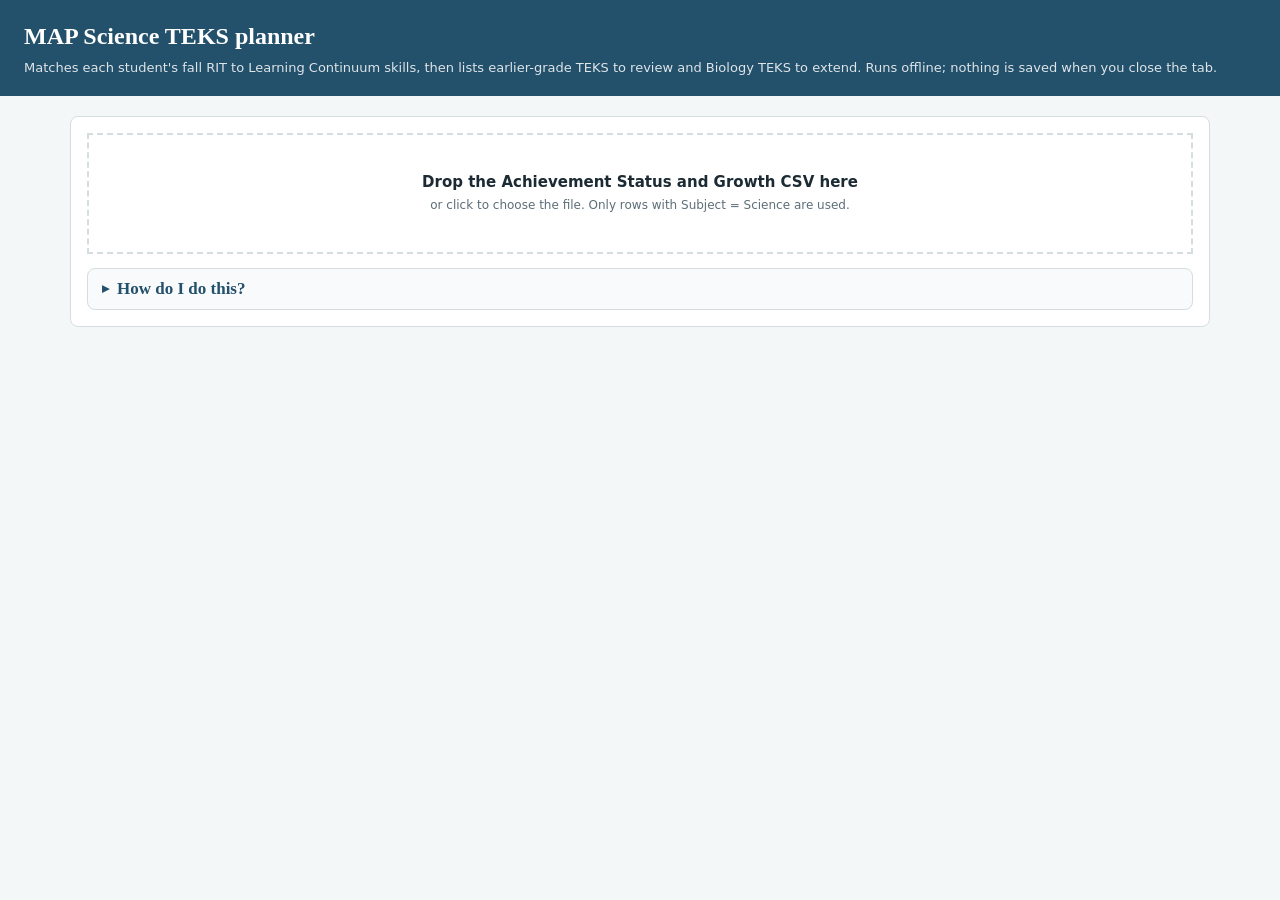
<file: tools/nwea-summit.html>
<!doctype html>
<html lang="en"><head><meta charset="utf-8"><meta name="viewport" content="width=device-width,initial-scale=1">
<title>MAP Science TEKS Planner</title>
<style>
:root{--ink:#1c2b33;--mute:#5d6e77;--line:#d5dde1;--bg:#f4f7f8;--card:#fff;--rem:#b4432f;--rembg:#fbe9e5;--ext:#1d6b4f;--extbg:#e1f3ec;--acc:#23506b}
*{box-sizing:border-box}
body{margin:0;font:15px/1.5 system-ui,-apple-system,"Segoe UI",sans-serif;color:var(--ink);background:var(--bg)}
h1,h2,h3{font-family:Georgia,"Times New Roman",serif;margin:0}
header{background:var(--acc);color:#fff;padding:18px 24px}
header h1{font-size:24px;font-weight:600}
header p{margin:4px 0 0;opacity:.85;font-size:13px}
main{max-width:1180px;margin:0 auto;padding:20px}
.card{background:var(--card);border:1px solid var(--line);border-radius:8px;padding:16px;margin-bottom:16px}
#drop{border:2px dashed var(--line);text-align:center;padding:36px 16px;cursor:pointer}
#drop.over{border-color:var(--acc);background:#eef4f7}
button,select,input{font:inherit}
button{background:var(--acc);color:#fff;border:0;border-radius:6px;padding:7px 14px;cursor:pointer}
button.alt{background:#fff;color:var(--acc);border:1px solid var(--acc)}
button:focus-visible,select:focus-visible,input:focus-visible{outline:3px solid #e0a82e;outline-offset:1px}
.row{display:flex;flex-wrap:wrap;gap:14px;align-items:end}
label{display:flex;flex-direction:column;font-size:12px;color:var(--mute);gap:2px}
select,input[type=number],input[type=search]{padding:6px 8px;border:1px solid var(--line);border-radius:6px;background:#fff;color:var(--ink)}
input[type=number]{width:74px}
.tabs{display:flex;gap:4px;margin:0 0 12px}
.tabs button{background:#e3eaed;color:var(--ink)}
.tabs button.on{background:var(--acc);color:#fff}
table{width:100%;border-collapse:collapse;font-size:14px}
th,td{text-align:left;padding:7px 8px;border-bottom:1px solid var(--line);vertical-align:top}
th{font-size:12px;color:var(--mute);font-weight:600}
.chip{display:inline-block;border-radius:4px;padding:0 6px;margin:1px 2px 1px 0;font-size:12px;font-weight:600}
.chip.r{background:var(--rembg);color:var(--rem)}.chip.e{background:var(--extbg);color:var(--ext)}
.tag{font-size:12px;font-weight:600}.tag.s{color:var(--rem)}.tag.x{color:var(--ext)}
.note{font-size:12px;color:var(--mute)}
.sheet{page-break-after:always;border-top:3px solid var(--acc);padding:6px 0 18px;margin-bottom:22px}
.sheet h2{font-size:22px}
.sheet h3{font-size:16px;margin:14px 0 4px}
.sheet h3.r{color:var(--rem)}.sheet h3.e{color:var(--ext)}
.sheet .teks{margin:8px 0}.sheet .teks b{margin-right:6px}
.sheet ul{margin:2px 0 0;padding-left:20px}
.help{border:1px solid var(--line);border-radius:8px;margin-top:14px;background:#f8fafb}
.help summary{cursor:pointer;padding:10px 14px;font:600 17px Georgia,"Times New Roman",serif;color:var(--acc);list-style:none;display:flex;align-items:center;gap:8px}
.help summary::-webkit-details-marker{display:none}
.help summary::before{content:"\25B8";font-size:14px;transition:transform .15s}
.help[open] summary::before{transform:rotate(90deg)}
.help summary:focus-visible{outline:3px solid #e0a82e;outline-offset:1px;border-radius:6px}
.help .hb{padding:2px 18px 14px}
.help ol{list-style:none;margin:0;padding:0;counter-reset:st}
.help>.hb>ol>li{counter-increment:st;position:relative;padding:8px 0 8px 40px;border-top:1px solid var(--line)}
.help>.hb>ol>li:first-child{border-top:0}
.help>.hb>ol>li::before{content:counter(st);position:absolute;left:0;top:8px;width:28px;height:28px;border-radius:50%;background:var(--acc);color:#fff;font:700 14px/28px system-ui,sans-serif;text-align:center}
.help li b.t{display:block;font-family:Georgia,"Times New Roman",serif;font-size:16px;color:var(--ink)}
.help ul{margin:4px 0 0;padding-left:18px}
.help li li{margin:2px 0}
.help .tip{margin:6px 0 0;padding:6px 10px;border-left:3px solid #e0a82e;background:#fdf6e3;border-radius:0 6px 6px 0;font-size:14px}
.hide{display:none!important}
.box{border:1.5px solid;border-radius:12px;padding:6px 16px 10px;margin:14px 0;-webkit-print-color-adjust:exact;print-color-adjust:exact}.box h3{margin-top:8px}.box.e{background:#e6f5ec;border-color:#8cc5a7}.box.r{background:#fcebe8;border-color:#e3a49a}
.strand{display:flex;align-items:center;justify-content:space-between;gap:12px;background:var(--acc);color:#fff;border-radius:8px;padding:8px 16px;margin:20px 0 6px;font:700 15px/1.3 system-ui,sans-serif;text-transform:uppercase;letter-spacing:.03em;-webkit-print-color-adjust:exact;print-color-adjust:exact}.spb{background:#fff;color:var(--acc);border:0;border-radius:6px;padding:5px 12px;font:600 13px system-ui,sans-serif;text-transform:none;letter-spacing:0;cursor:pointer;white-space:nowrap}.spb:hover{background:#e8eef2}
.sb td{background:#eef3f6;-webkit-print-color-adjust:exact;print-color-adjust:exact}
.gs td{border-top:2px solid var(--acc)}
@page{margin:12mm}
@media print{body.pstrand .strandblk:not(.pson),body.pstrand #summary>.note{display:none!important}tr{page-break-inside:avoid}header,.noprint,.tabs{display:none!important}body{background:#fff}main{padding:0}.card{border:0;padding:0}.sheet{margin:0}}
</style></head><body>
<header><h1>MAP Science TEKS planner</h1>
<p>Matches each student's fall RIT to Learning Continuum skills, then lists earlier-grade TEKS to review and Biology TEKS to extend. Runs offline; nothing is saved when you close the tab.</p></header>
<main>
<section id="load" class="card noprint">
<div id="drop" tabindex="0" role="button" aria-label="Choose the Achievement Status and Growth CSV">
<strong>Drop the Achievement Status and Growth CSV here</strong><br><span class="note">or click to choose the file. Only rows with Subject = Science are used.</span>
<input id="file" type="file" accept=".csv" class="hide"></div>
<p id="err" class="note" style="color:var(--rem)"></p>
<details class="help">
<summary>How do I do this?</summary>
<div class="hb"><ol>
<li><b class="t">Open MAP Growth Reports</b>
<ul><li>Search for or click the <b>NWEA</b> icon in your SSO.</li>
<li>Open the <b>MAP Growth</b> drop-down at the top left. The screen changes.</li>
<li>Look toward the bottom and click <b>MAP Growth Reports</b>.</li></ul></li>
<li><b class="t">Create the Achievement Status and Growth (ASG) CSV</b>
<ul><li>Find <b>ASG Projection or Summary</b>. You may need to scroll.</li>
<li>Choose your classes: <b>A classes for Fall</b>, <b>B classes for Spring</b>. Fall example: Biology A (012A) and Biology H A (014A). Leave the B classes unchecked.</li>
<li>Click <b>Create Spreadsheet</b>. A new window opens in your Reports queue.</li>
<li>When the status says <b>Ready to View</b>, click <b>Download</b> to save the CSV.</li></ul>
<p class="tip"><b>Careful:</b> the Quadrant Chart version of the report sits right above the one you want.</p></li>
<li><b class="t">Load it here</b>
<ul><li>Drop the CSV you downloaded into the box above, or click the box to choose the file.</li>
<li>Nothing is saved when you close the tab, so reload the CSV each time you open this tool.</li></ul></li>
</ol></div></details>
</section>

<section id="app" class="hide">
<div class="card noprint"><div class="row">
<label style="color:var(--rem);font-weight:700">Seasonal RIT score<input id="seas" type="number" min="100" max="300" value="214" style="border-color:var(--rem);font-weight:700"></label>
<label>Class<select id="cls"></select></label>
<label>Remedial TEKS per student<input id="nr" type="number" min="1" max="23" value="23"></label>
<label>Extension at or above %ile<input id="hi" type="number" min="1" max="99" value="80"></label>
<label>Extension TEKS per student<input id="ne" type="number" min="1" max="10" value="3"></label>
</div>
<p class="note" id="count"></p></div>

<div class="tabs noprint"><button data-t="roster" class="on">Roster</button><button data-t="summary">SummitK12</button><button data-t="sheets">Student sheets</button><button data-t="survey">SPED/504 Survey</button><button id="print" class="alt">Print this view</button></div>
<div class="row noprint" id="tog" style="margin-bottom:10px"><b>Show</b><label style="flex-direction:row;align-items:center;gap:6px;font-size:14px;color:var(--ink)"><input type="checkbox" id="shR" checked>Remedial</label><label style="flex-direction:row;align-items:center;gap:6px;font-size:14px;color:var(--ink)"><input type="checkbox" id="shE">Extension</label></div>
<div id="roster" class="card"></div>
<div id="summary" class="card hide"></div>
<div id="sheets" class="card hide"></div>
<div id="survey" class="card hide"><div class="noprint"><div class="row" id="mpbox" style="margin-bottom:10px"><b>Marking periods</b><label style="flex-direction:row;align-items:center;gap:6px;font-size:14px;color:var(--ink)"><input type="checkbox" class="mpc" value="1" checked>MP1</label><label style="flex-direction:row;align-items:center;gap:6px;font-size:14px;color:var(--ink)"><input type="checkbox" class="mpc" value="2" checked>MP2</label><label style="flex-direction:row;align-items:center;gap:6px;font-size:14px;color:var(--ink)"><input type="checkbox" class="mpc" value="3" checked>MP3</label><label style="flex-direction:row;align-items:center;gap:6px;font-size:14px;color:var(--ink)"><input type="checkbox" class="mpc" value="4" checked>MP4</label></div><label>Search for student<input id="sq" type="search" list="sl" autocomplete="off" placeholder="Start typing a name" style="width:min(380px,100%)"></label><datalist id="sl"></datalist></div><div id="sres"></div></div>
<p class="note noprint">Estimates only: the ASG report gives one overall RIT per subject, so skills are matched to the student's RIT band, not to missed items. Remedial lessons and their Biology groupings come from your Summit K-12 conversion sheet; TEKS without Learning Continuum data are listed after those with it. Readiness/Supporting labels come from the lead4ward Biology snapshot (v. 10.1.25), which is not a TEA publication.</p>
</section>
</main>
<script>
const D={"stds":{"6.13.B":{"t":"identify and compare the basic characteristics of organisms, including prokaryotic and eukaryotic, unicellular and multicellular, and autotrophic and heterotrophic"},"7.13.A":{"t":"identify and model the main functions of the systems of the human organism, including the circulatory, respiratory, skeletal, muscular, digestive, urinary, reproductive, integumentary, nervous, immune, and endocrine systems"},"7.13.B":{"t":"describe the hierarchical organization of cells, tissues, organs, and organ systems within plants and animals"},"7.14.A":{"t":"describe the taxonomic system that categorizes organisms based on similarities and differences shared among groups"},"7.14.B":{"t":"describe the characteristics of the recognized kingdoms and their importance in ecosystems such as bacteria aiding digestion or fungi decomposing organic matter"},"8.13.A":{"t":"identify the function of the cell membrane, cell wall, nucleus, ribosomes, cytoplasm, mitochondria, chloroplasts, and vacuoles in plant or animal cells"},"B.5.A":{"t":"relate the functions of different types of biomolecules, including carbohydrates, lipids, proteins, and nucleic acids, to the structure and function of a cell"},"B.5.C":{"t":"investigate homeostasis through the cellular transport of molecules"},"B.5.D":{"t":"compare the structures of viruses to cells and explain how viruses spread and cause disease"},"B.12.A":{"t":"analyze the interactions that occur among systems that perform the functions of regulation, nutrient absorption, reproduction, and defense from injury or illness in animals"},"B.12.B":{"t":"explain how the interactions that occur among systems that perform functions of transport, reproduction, and response in plants are facilitated by their structures"},"6.13.A":{"t":"describe the historical development of cell theory and explain how organisms are composed of one or more cells, which come from pre-existing cells and are the basic unit of structure and function"},"B.6.A":{"t":"explain the importance of the cell cycle to the growth of organisms, including an overview of the stages of the cell cycle and deoxyribonucleic acid (DNA) replication models"},"B.6.B":{"t":"explain the process of cell specialization through cell differentiation, including the role of environmental factors"},"B.6.C":{"t":"relate disruptions of the cell cycle to how they lead to the development of diseases such as cancer"},"B.11.A":{"t":"explain how matter is conserved and energy is transferred during photosynthesis and cellular respiration using models, including the chemical equations for these processes"},"B.11.B":{"t":"investigate and explain the role of enzymes in facilitating cellular processes"},"7.13.C":{"t":"compare the results of asexual and sexual reproduction of plants and animals in relation to the diversity of offspring and the changes in the population over time"},"8.13.B":{"t":"describe the function of genes within chromosomes in determining inherited traits of offspring"},"B.7.A":{"t":"identify components of DNA, explain how the nucleotide sequence specifies some traits of an organism, and examine scientific explanations for the origin of DNA"},"B.7.B":{"t":"describe the significance of gene expression and explain the process of protein synthesis using models of DNA and ribonucleic acid (RNA)"},"B.7.C":{"t":"identify and illustrate changes in DNA and evaluate the significance of these changes"},"B.7.D":{"t":"discuss the importance of molecular technologies such as polymerase chain reaction (PCR), gel electrophoresis, and genetic engineering that are applicable in current research and engineering practices"},"B.8.A":{"t":"analyze the significance of chromosome reduction, independent assortment, and crossing-over during meiosis in increasing diversity in populations of organisms that reproduce sexually"},"B.8.B":{"t":"predict possible outcomes of various genetic combinations using monohybrid and dihybrid crosses, including non-Mendelian traits of incomplete dominance, codominance, sex-linked traits, and multiple alleles"},"6.13.C":{"t":"describe how variations within a population can be an advantage or disadvantage to the survival of a population as environments change"},"7.13.D":{"t":"describe and give examples of how natural and artificial selection change the occurrence of traits in a population over generations"},"8.13.C":{"t":"describe how variations of traits within a population lead to structural, behavioral, and physiological adaptations that influence the likelihood of survival and reproductive success of a species over generations"},"B.9.A":{"t":"analyze and evaluate how evidence of common ancestry among groups is provided by the fossil record, biogeography, and homologies, including anatomical, molecular, and developmental"},"B.9.B":{"t":"examine scientific explanations for varying rates of change such as gradualism, abrupt appearance, and stasis in the fossil record"},"B.10.A":{"t":"analyze and evaluate how natural selection produces change in populations and not in individuals"},"B.10.B":{"t":"analyze and evaluate how the elements of natural selection, including inherited variation, the potential of a population to produce more offspring than can survive, and a finite supply of environmental resources, result in differential reproductive success"},"B.10.C":{"t":"analyze and evaluate how natural selection may lead to speciation"},"B.10.D":{"t":"analyze evolutionary mechanisms other than natural selection, including genetic drift, gene flow, mutation, and genetic recombination, and their effect on the gene pool of a population"},"6.12.A":{"t":"investigate how organisms and populations in an ecosystem depend on and may compete for biotic factors such as food and abiotic factors such as availability of light and water, range of temperatures, or soil composition"},"6.12.B":{"t":"describe and give examples of predatory, competitive, and symbiotic relationships between organisms, including mutualism, parasitism, and commensalism"},"6.12.C":{"t":"describe the hierarchical organization of organism, population, and community within an ecosystem"},"7.12.A":{"t":"diagram the flow of energy within trophic levels and describe how the available energy decreases in successive trophic levels in energy pyramids"},"7.12.B":{"t":"describe how ecosystems are sustained by the continuous flow of energy and the recycling of matter and nutrients within the biosphere"},"8.12.A":{"t":"explain how disruptions such as population changes, natural disasters, and human intervention impact the transfer of energy in food webs in ecosystems"},"8.12.B":{"t":"describe how primary and secondary ecological succession affect populations and species diversity after ecosystems are disrupted by natural events or human activity"},"8.12.C":{"t":"describe how biodiversity contributes to the stability and sustainability of an ecosystem and the health of the organisms within the ecosystem"},"B.13.A":{"t":"investigate and evaluate how ecological relationships, including predation, parasitism, commensalism, mutualism, and competition, influence ecosystem stability"},"B.13.B":{"t":"analyze how ecosystem stability is affected by disruptions to the cycling of matter and flow of energy through trophic levels using models"},"B.13.C":{"t":"explain the significance of the carbon and nitrogen cycles to ecosystem stability and analyze the consequences of disrupting these cycles"},"B.13.D":{"t":"explain how environmental change, including change due to human activity, affects biodiversity and analyze how changes in biodiversity impact ecosystem stability"}},"rows":[[171,"7.12.B","Identifies living things that use energy from light to make food"],[181,"7.13.B","Identifies examples of cells, tissues, organs, body systems, and organisms"],[181,"B.8.B","Predicts which trait an offspring is most likely to inherit, based on the parent's traits"],[181,"6.13.C","Applies scientific reasoning to predict which variation of a trait will provide a survival advantage in a certain environment"],[181,"6.13.C","Uses evidence to support claims that differences in characteristics among members of a species can lead to different chances of survival"],[181,"B.9.A","Analyzes and interprets data on DNA similarities between organisms to infer evolutionary relationships"],[181,"B.9.A","Describes evolutionary relationships between organisms, using models"],[181,"B.9.B","Identifies structures and substances that can be preserved in fossils"],[181,"B.9.B","Recognizes what types of information fossils can provide about ancient organisms"],[181,"6.12.A","Describes small-scale environments that meet the needs of organisms"],[181,"8.12.A","Describes environmental factors that affect the growth of plants and seeds"],[191,"7.13.A","Recognizes the functions of the skeletal system"],[191,"7.13.A","Recognizes the functions of the digestive system"],[191,"7.13.B","Identifies examples of cells, tissues, organs, body systems, and organisms"],[191,"8.13.A","Describes the function of nuclei in cells"],[191,"8.13.A","Observes images of cells under a microscope to compare organelles of plant cells and animal cells"],[191,"B.5.D","Recognizes how viruses use cells to reproduce"],[191,"B.12.A","Identifies systems that work together to perform specific functions of the body"],[191,"B.11.A","Represents the flow of matter and energy in photosynthesis, using models"],[191,"8.13.B","Describes how external factors can cause mutations that affect the health of organisms"],[191,"B.7.A","Formulates questions and hypotheses to gather evidence about the role of DNA and chromosomes in the inheritance of specific traits"],[191,"B.7.D","Identifies evidence to support a claim that genetic clones are related"],[191,"B.8.B","Analyzes and interprets data to describe patterns of inherited traits in offspring"],[191,"B.8.B","Relates genetic variation in offspring to gene inheritance through sexual reproduction"],[191,"6.13.C","Applies scientific reasoning to predict which variation of a trait will provide a survival advantage in a certain environment"],[191,"6.13.C","Describes how differences in characteristics among members of a species may promote survival"],[191,"6.13.C","Uses evidence to support claims that differences in characteristics among members of a species can lead to different chances of survival"],[191,"8.13.C","Analyzes and interprets data to infer how certain traits help organisms survive in certain habitats"],[191,"B.9.A","Constructs explanations relating anatomical evidence to biological evolution"],[191,"B.9.A","Describes evolutionary relationships between organisms, using models"],[191,"B.9.B","Identifies structures and substances that can be preserved in fossils"],[191,"6.12.A","Analyzes and interprets data to describe how predatory interactions affect populations over time"],[191,"6.12.A","Describes competition for resources in ecosystems, using models"],[191,"6.12.A","Describes small-scale environments that meet the needs of organisms"],[191,"6.12.B","Evaluates methods for testing solutions to problems involving human interactions with organisms"],[191,"6.12.C","Defines “ecosystem,” “community,” and “population”"],[191,"7.12.B","Predicts how changing environmental factors affect plants"],[191,"8.12.A","Predicts how changes to one population will directly affect other populations in ecosystems"],[191,"8.12.A","Predicts how changes to one population will directly affect other populations in ecosystems, using models"],[191,"8.12.C","Determines which solution intended to preserve biodiversity in an ecosystem causes the least disturbance to the ecosystem"],[191,"B.13.D","Relates extinction to environmental change"],[201,"7.13.A","Describes how chewing food affects the digestive system"],[201,"7.13.A","Describes how various inputs are received by the senses, are transferred through nerve cells to the brain, and result in behavioral responses"],[201,"7.13.A","Models how inputs are received by the senses, are transferred through nerve cells to the brain, and result in behavioral responses"],[201,"7.13.A","Recognizes components of the nervous system"],[201,"7.13.A","Recognizes the functions of the circulatory system"],[201,"7.13.A","Recognizes the functions of the muscular system"],[201,"7.13.A","Recognizes the functions of the nervous system"],[201,"7.13.A","Recognizes the functions of the respiratory system"],[201,"7.13.A","Recognizes the functions of the skeletal system"],[201,"7.13.A","Recognizes the functions of the digestive system"],[201,"7.13.B","Compares characteristics of body systems, organs, tissues, and cells"],[201,"7.13.B","Identifies examples of cells, tissues, organs, body systems, and organisms"],[201,"7.13.B","Relates concepts of cells, tissues, organs, and organ systems, using models"],[201,"7.13.B","Sequences the levels of multicellular organisms by complexity or size"],[201,"8.13.A","Describes functions of chloroplasts"],[201,"8.13.A","Describes the function of nuclei in cells"],[201,"8.13.A","Describes the structure and function of a cell wall"],[201,"8.13.A","Infers functions of cells based on models of the cells"],[201,"8.13.A","Infers functions of organelles based on their structure and location within cells, using models"],[201,"8.13.A","Recognizes that cell walls support and protect plant cells"],[201,"8.13.A","Relates structures of plant and animal cells to their functions"],[201,"8.13.A","Relates the green color of plants to the presence of chloroplasts and the capacity for photosynthesis"],[201,"B.5.A","Relates genes, proteins, and/or traits"],[201,"B.5.D","Recognizes how viruses use cells to reproduce"],[201,"B.12.A","Describes how three or more systems interact to perform functions of the body"],[201,"B.12.A","Describes how two systems interact to perform functions of the body"],[201,"B.12.A","Identifies systems that work together to perform specific functions of the body"],[201,"B.12.A","Uses models to describe how two systems interact to perform functions of the body"],[201,"B.12.B","Describes how particular plant parts increase the chances that plants will successfully produce offspring"],[201,"B.12.B","Describes how parts of plant systems interact for the plant to function"],[201,"6.13.A","Analyzes and interprets data from observations at different scales to describe that living things are made of cells"],[201,"6.13.A","Analyzes and interprets data to describe the pattern that all living things consist of one or more cells"],[201,"6.13.A","Plans investigations to observe organisms at different scales to determine that living things are made of cells"],[201,"B.11.A","Analyzes and interprets data to determine how numbers of organisms affect gas production in cellular respiration"],[201,"B.11.A","Describes photosynthesis as the conversion of light energy into chemical energy"],[201,"B.11.A","Predicts how cellular respiration affects oxygen and carbon dioxide levels within a system"],[201,"B.11.A","Represents the flow of matter and energy in photosynthesis, using models"],[201,"B.11.A","Sequences the movement of matter and the flow of energy in photosynthesis"],[201,"B.11.B","Analyzes and interprets data about factors affecting the rate of reactions catalyzed by enzymes"],[201,"7.13.C","Categorizes examples as asexual or sexual reproduction"],[201,"7.13.C","Describes different forms of asexual reproduction"],[201,"8.13.B","Describes how external factors can cause mutations that affect the health of organisms"],[201,"8.13.B","Relates genetic mutations to protein structure and trait expression"],[201,"B.7.A","Describes the role of DNA and chromosomes in the inheritance of specific traits"],[201,"B.7.A","Formulates questions and hypotheses to gather evidence about the role of DNA and chromosomes in the inheritance of specific traits"],[201,"B.8.A","Compares asexual and sexual reproduction"],[201,"B.8.B","Analyzes and interprets observational data to relate expressed traits of parents and offspring"],[201,"B.8.B","Describes causes of genetic variability in species"],[201,"B.8.B","Infers whether a trait is dominant or recessive using data"],[201,"B.8.B","Predicts genotypes and phenotypes of offspring in dihybrid crosses"],[201,"6.13.C","Applies scientific reasoning to predict which variation of a trait will provide a survival advantage in a certain environment"],[201,"6.13.C","Describes how differences in characteristics among members of a species may promote survival"],[201,"6.13.C","Uses evidence to support claims that differences in characteristics among members of a species can lead to different chances of survival"],[201,"7.13.D","Asks scientific questions about environmental conditions that caused changes in species over time"],[201,"7.13.D","Predicts how species will adapt over time to ecological and environmental change"],[201,"7.13.D","Uses mathematics to predict how natural selection within a population affects the relative numbers of individuals with certain traits"],[201,"8.13.C","Analyzes and interprets data to infer how certain traits help organisms survive in certain habitats"],[201,"8.13.C","Infers environmental factors that influence natural selection"],[201,"B.9.A","Constructs explanations relating anatomical evidence to biological evolution"],[201,"B.9.A","Describes evolutionary relationships between organisms, using models"],[201,"B.9.A","Identifies information that indicates common ancestry"],[201,"B.9.B","Describes how rock layers are used to determine relative ages of fossils"],[201,"B.9.B","Identifies structures and substances that can be preserved in fossils"],[201,"B.10.A","Describes how natural selection results in adaptation of a population through changes in the ratio of traits within that group"],[201,"B.10.B","Predicts the effects of natural selection on a population"],[201,"B.10.C","Applies scientific ideas to explain factors that contribute to the success of some individuals within a species"],[201,"B.10.C","Applies scientific ideas to explain how some genetic traits provide a competitive disadvantage that leads to decreased survival and reproduction when resources are limited"],[201,"B.10.C","Applies scientific ideas to explain the formation of a new species"],[201,"B.10.C","Describes the conditions necessary for evolution by natural selection to occur"],[201,"B.10.C","Uses models to describe how sexual reproduction and genetic variation contribute to the variation of traits within a species"],[201,"6.12.A","Analyzes and interprets a food web model to predict how a change to the population size of one living thing within an ecosystem will affect the growth or reproduction of other living things within that ecosystem"],[201,"6.12.A","Analyzes and interprets data about factors affecting bacterial growth"],[201,"6.12.A","Applies scientific ideas to explain why freezing stops bacterial growth"],[201,"6.12.A","Predicts how changes to resources in an ecosystem will affect population sizes"],[201,"6.12.A","Uses data to support claims about how competition for limited resources affects the growth or reproduction of organisms"],[201,"6.12.B","Analyzes and interprets data to predict whether organisms will compete with each other, benefit each other, or relate as predator and prey"],[201,"6.12.C","Defines “ecosystem,” “community,” and “population”"],[201,"7.12.A","Describes the relative sizes of populations in food chain models"],[201,"7.12.B","Predicts how changing environmental factors affect plants"],[201,"7.12.B","Recognizes that humans get energy from food"],[201,"8.12.A","Analyzes and interprets a map or model to infer that geographic changes can cause populations within ecosystems to change over time"],[201,"8.12.A","Analyzes and interprets data to predict how environmental changes will affect population growth"],[201,"8.12.A","Applies scientific ideas to predict changes in energy flow among populations when nonnative species disrupt the stability of an ecosystem"],[201,"8.12.A","Identifies which changes to an ecosystem will have the greatest impact on populations of organisms"],[201,"8.12.A","Predicts how changes to ecosystems will affect populations within those ecosystems"],[201,"8.12.A","Predicts how changes to ecosystems will affect populations within those ecosystems, using models"],[201,"8.12.A","Predicts how changes to one population will directly affect other populations in ecosystems"],[201,"8.12.A","Predicts how changes to one population will directly affect other populations in ecosystems, using models"],[201,"8.12.A","Predicts how changes to one population will indirectly affect other populations in ecosystems"],[201,"8.12.A","Predicts how changes to one population will indirectly affect other populations in ecosystems, using models"],[201,"8.12.B","Relates organisms with different stages of ecological succession"],[201,"8.12.C","Determines which solution intended to preserve biodiversity in an ecosystem causes the least disturbance to the ecosystem"],[201,"B.13.A","Applies scientific ideas to explain population changes in ecosystems"],[201,"B.13.B","Describes how disruptions to matter cycling or energy flow through trophic levels affect ecosystem stability"],[201,"B.13.B","Uses models to determine how relationships between organisms within an ecosystem help maintain stability"],[201,"B.13.C","Describes how carbon dioxide cycles between cellular respiration and photosynthesis in plants"],[201,"B.13.C","Develops and uses models to represent how carbon is transferred among organisms and their environment in the carbon cycle"],[201,"B.13.D","Analyzes and interprets data to infer effects of human activity on ecosystems"],[201,"B.13.D","Compares solutions for minimizing the impact of nonnative plants on ecosystems"],[201,"B.13.D","Describes benefits of protecting organisms from extinction"],[201,"B.13.D","Describes how climate change affects populations of animals"],[201,"B.13.D","Describes how human activities impact ocean ecosystems"],[201,"B.13.D","Describes how human‑caused habitat changes affect populations"],[201,"B.13.D","Differentiates human activities that positively or negatively affect organisms in ecosystems"],[201,"B.13.D","Evaluates multiple solutions to a problem related to monitoring and/or minimizing a human impact on the environment to select the optimal solution based on given criteria, constraints, and evidence"],[201,"B.13.D","Evaluates solutions intended to lessen the negative effects of humans on biodiversity"],[201,"B.13.D","Predicts how population changes caused by human activity affect other populations in ecosystems"],[201,"B.13.D","Predicts how the introduction of native species will affect other populations in ecosystems"],[201,"B.13.D","Predicts impacts of technologies on animal populations"],[201,"B.13.D","Relates extinction to environmental change"],[211,"6.13.B","Identifies examples of organisms with autotrophic cells"],[211,"7.13.A","Describes how various inputs are received by the senses, are transferred through nerve cells to the brain, and result in behavioral responses"],[211,"7.13.A","Models how inputs are received by the senses, are transferred through nerve cells to the brain, and result in behavioral responses"],[211,"7.13.A","Recognizes components of the nervous system"],[211,"7.13.A","Recognizes components of the respiratory system"],[211,"7.13.A","Recognizes functions of the endocrine system"],[211,"7.13.A","Recognizes the functions of the circulatory system"],[211,"7.13.A","Recognizes the functions of the digestive system"],[211,"7.13.A","Sequences the steps required for an organism to process stimuli"],[211,"7.13.B","Compares characteristics of body systems, organs, tissues, and cells"],[211,"7.13.B","Identifies examples of cells, tissues, organs, body systems, and organisms"],[211,"7.13.B","Relates concepts of cells, tissues, organs, and organ systems, using models"],[211,"7.13.B","Sequences the levels of multicellular organisms by complexity or size"],[211,"7.14.B","Recalls defining characteristics of the animal kingdom"],[211,"7.14.B","Recalls defining characteristics of the plant kingdom"],[211,"8.13.A","Analyzes and interprets data to relate chloroplasts to photosynthesis"],[211,"8.13.A","Analyzes and interprets pictures of cells to infer the identity of organisms"],[211,"8.13.A","Applies scientific ideas to explain why different types of cells have different numbers of mitochondria"],[211,"8.13.A","Describes functions of chloroplasts"],[211,"8.13.A","Describes the function of nuclei in cells"],[211,"8.13.A","Identifies models of plant and animal cells"],[211,"8.13.A","Identifies the cell membrane by its function in a model"],[211,"8.13.A","Infers functions of cells based on models of the cells"],[211,"8.13.A","Infers functions of organelles based on their structure and location within cells, using models"],[211,"8.13.A","Recognizes structures present in all cells"],[211,"8.13.A","Recognizes that cell walls support and protect plant cells"],[211,"8.13.A","Recognizes that mitochondria provide energy to cells"],[211,"8.13.A","Recognizes types of plant cells based on organelles present"],[211,"8.13.A","Relates structures of plant and animal cells to their functions"],[211,"8.13.A","Relates the cell membrane to its functions in the cell"],[211,"8.13.A","Relates the green color of plants to the presence of chloroplasts and the capacity for photosynthesis"],[211,"8.13.A","Relates the number of mitochondria in different types of cells to the energy requirements of those cells"],[211,"8.13.A","Uses models and analogies to describe the function of mitochondria in cells"],[211,"B.5.A","Applies scientific ideas to explain how carbohydrates affect the body"],[211,"B.5.A","Identifies examples of carbohydrates"],[211,"B.5.A","Relates energy for organisms to carbohydrates, glucose, glycogen, and starch"],[211,"B.5.A","Relates genes, proteins, and/or traits"],[211,"B.5.D","Compares reproduction in viruses and cells"],[211,"B.5.D","Identifies characteristics that support the classification of viruses as living or nonliving"],[211,"B.5.D","Recognizes how viruses use cells to reproduce"],[211,"B.12.A","Applies scientific ideas to describe how interacting body subsystems cause involuntary responses in organisms"],[211,"B.12.A","Describes how parts of body systems interact for the body to function"],[211,"B.12.A","Describes how two systems interact to perform functions of the body"],[211,"B.12.A","Identifies systems that work together to perform specific functions of the body"],[211,"B.12.B","Describes how particular plant parts increase the chances that plants will successfully produce offspring"],[211,"B.12.B","Describes how parts of plant systems interact for the plant to function"],[211,"B.12.B","Supports claims about the relationship between particular plant parts and successful production of offspring"],[211,"6.13.A","Analyzes and interprets data from observations at different scales to describe that living things are made of cells"],[211,"6.13.A","Evaluates plans to collect data to  determine characteristics of living things"],[211,"6.13.A","Plans investigations to observe organisms at different scales to determine that living things are made of cells"],[211,"B.6.A","Describes how mitosis produces genetically identical cells"],[211,"B.6.A","Describes the effects of interphase and DNA replication on cell production"],[211,"B.6.A","Describes the phases of mitosis"],[211,"B.6.A","Recognizes the importance of DNA replication in cell reproduction"],[211,"B.6.B","Describes how mitosis and/or differentiation affect the growth and maintenance of multicellular organisms"],[211,"B.6.B","Uses models to describe how mitosis and/or differentiation contribute to the growth and maintenance of multicellular organisms"],[211,"B.11.A","Applies scientific ideas to explain observations related to leaves releasing gases"],[211,"B.11.A","Describes photosynthesis as the conversion of light energy into chemical energy"],[211,"B.11.A","Represents the flow of matter and energy in cellular respiration, using models"],[211,"B.11.A","Represents the flow of matter and energy in photosynthesis, using models"],[211,"B.11.A","Uses a model to describe how the flow of matter and energy in photosynthesis affects the environment"],[211,"B.11.B","Asks scientific questions about enzymes"],[211,"B.11.B","Describes the functions of enzymes in chemical reactions and cells"],[211,"7.13.C","Categorizes examples as asexual or sexual reproduction"],[211,"7.13.C","Describes different forms of asexual reproduction"],[211,"7.13.C","Infers genetic similarities of offspring and parents, based on mode of reproduction"],[211,"8.13.B","Describes how external factors can cause mutations that affect the health of organisms"],[211,"B.7.A","Formulates questions and hypotheses to gather evidence about the role of DNA and chromosomes in the inheritance of specific traits"],[211,"B.7.A","Plans investigations to determine whether a specific trait is due to the inheritance of genetic information and whether the trait is dominant or recessive"],[211,"B.7.C","Describes causes of genetic variability in species"],[211,"B.7.C","Supports claims related to how genetic changes can be passed on to offspring because of changes that occur during meiosis, certain interactions with the environment, or DNA replication"],[211,"B.7.C","Uses or develops a model to describe how genetic variations that can be passed on to offspring may be created during meiosis"],[211,"B.7.D","Describes the role of science in addressing problems associated with genetic engineering"],[211,"B.8.A","Compares asexual and sexual reproduction"],[211,"B.8.B","Analyzes and interprets data to predict the probabilities of expressed traits for crosses involving a single trait"],[211,"B.8.B","Analyzes and interprets observational data to relate expressed traits of parents and offspring"],[211,"B.8.B","Applies scientific ideas of dominant and recessive alleles to explain observed traits of offspring"],[211,"B.8.B","Applies scientific ideas of dominant and recessive alleles to infer traits of parents"],[211,"B.8.B","Categorizes examples as asexual or sexual reproduction"],[211,"B.8.B","Infers whether a trait is dominant or recessive using data"],[211,"B.8.B","Predicts genotypes and phenotypes of offspring in dihybrid crosses"],[211,"B.8.B","Uses mathematics to predict probabilities that offspring will express certain traits, given parental alleles"],[211,"6.13.C","Analyzes and interprets data to identify which characteristics among members of a species will make individuals more likely to find mates or reproduce"],[211,"6.13.C","Applies scientific reasoning to predict which variation of a trait will provide a survival advantage in a certain environment"],[211,"6.13.C","Uses evidence to support claims that differences in characteristics among members of a species can lead to different chances of survival"],[211,"7.13.D","Analyzes and interprets data to predict how a population will adapt to environmental changes"],[211,"7.13.D","Explains how natural selection accounts for variability in adaptations"],[211,"7.13.D","Infers environmental conditions that caused specific adaptations"],[211,"7.13.D","Predicts how species will adapt over time to ecological and environmental change"],[211,"7.13.D","Uses mathematics to explain why the number of individuals in a population that express a specific trait changes in a given time frame"],[211,"7.13.D","Uses mathematics to predict how natural selection within a population affects the relative numbers of individuals with certain traits"],[211,"7.13.D","Uses mathematics to provide evidence that natural selection may cause changes in the expression of traits in a population"],[211,"8.13.C","Analyzes and interprets data to infer how certain traits help organisms survive in certain habitats"],[211,"8.13.C","Constructs explanations to describe how certain traits help organisms survive in specific environments"],[211,"8.13.C","Describes benefits of selective breeding"],[211,"8.13.C","Predicts effects of artificial selection on a population"],[211,"B.9.A","Analyzes and interprets data on amino acid similarities in homologous proteins to infer evolutionary relationships"],[211,"B.9.A","Analyzes and interprets DNA sequences to make and support claims of evolutionary relationships"],[211,"B.9.A","Applies scientific ideas to explain how evolution accounts for genetic similarity among organisms"],[211,"B.9.A","Constructs explanations relating anatomical evidence to biological evolution"],[211,"B.9.A","Describes evolutionary relationships between organisms, using models"],[211,"B.9.A","Describes how genetic, anatomical, and embryological evidence supports the theory of evolution"],[211,"B.9.A","Identifies information that indicates common ancestry"],[211,"B.9.B","Identifies structures and substances that can be preserved in fossils"],[211,"B.10.A","Analyzes and interprets data to determine the effects of environmental changes on adaptation through shifts in gene distribution within a population"],[211,"B.10.A","Applies scientific ideas to explain how environmental changes affect adaptation through shifts in gene distribution within a population"],[211,"B.10.A","Applies scientific ideas to explain how geographic isolation can lead to speciation"],[211,"B.10.A","Describes how natural selection can lead to the settlement of populations in certain environments"],[211,"B.10.A","Describes how natural selection results in adaptation of a population through changes in the ratio of traits within that group"],[211,"B.10.A","Plans investigations to determine the effects of environmental changes on adaptation through shifts in gene distribution within a population"],[211,"B.10.B","Analyzes and interprets data to explain how environmental factors affect the number and type of traits that are observed in a group of organisms"],[211,"B.10.B","Analyzes and interprets data to identify which environmental pressures cause the number of individuals with certain inherited traits to increase or decrease over time"],[211,"B.10.B","Applies scientific ideas or evidence to explain how natural selection results in specific adaptations"],[211,"B.10.B","Describes how natural selection results in a specific adaptation"],[211,"B.10.B","Predicts the effects of natural selection on a population"],[211,"B.10.B","Recognizes effects of the overuse of antibiotics"],[211,"B.10.C","Applies scientific ideas to explain factors that contribute to the success of some individuals within a species"],[211,"B.10.C","Applies scientific ideas to explain how sexual reproduction and genetic variation affect survivability"],[211,"B.10.C","Applies scientific ideas to explain the formation of a new species"],[211,"B.10.C","Describes the conditions necessary for evolution by natural selection to occur"],[211,"B.10.D","Describes examples of inversion, deletion, substitution, and point mutations"],[211,"B.10.D","Describes how new traits are introduced into a population"],[211,"B.10.D","Relates genetic variation in offspring to gene inheritance through sexual reproduction"],[211,"B.10.D","Relates sexual reproduction, genetic variation, and survival of species"],[211,"6.12.A","Analyzes and interprets data to determine that plants need air to be healthy"],[211,"6.12.A","Analyzes and interprets data to predict how competition for limited resources within an ecosystem will limit the growth or reproduction of living things"],[211,"6.12.A","Describes how invasive species compete with native species for resources"],[211,"6.12.A","Recognizes how environmental factors affect competition"],[211,"6.12.A","Uses data to support claims about how competition for limited resources affects the growth or reproduction of organisms"],[211,"6.12.B","Analyzes and interprets data to predict whether organisms will compete with each other, benefit each other, or relate as predator and prey"],[211,"6.12.B","Constructs evidence‑based explanations for the occurrence of competitive, predatory, and mutually beneficial interactions in an ecosystem"],[211,"6.12.B","Predicts how changes to predatory interactions affect populations"],[211,"6.12.B","Uses models to compare patterns of relationships among organisms in various environments"],[211,"6.12.C","Defines “ecosystem,” “community,” and “population”"],[211,"7.12.A","Applies scientific ideas to explain that the energy used by organisms to obtain food must be less than the energy gained by consuming the food"],[211,"7.12.A","Describes available energy at different trophic levels in ecosystems, using models"],[211,"7.12.A","Describes the relative sizes of populations in food chain models"],[211,"7.12.A","Develops ecological pyramid models to represent food chains, using academic language for producers and types of consumers"],[211,"7.12.B","Recognizes that humans get energy from food"],[211,"8.12.A","Analyzes and interprets data to predict how environmental changes will affect population growth"],[211,"8.12.A","Applies scientific ideas to predict changes in energy flow among populations when nonnative species disrupt the stability of an ecosystem"],[211,"8.12.A","Predicts how changes to ecosystems will affect populations within those ecosystems"],[211,"8.12.A","Predicts how changes to ecosystems will affect populations within those ecosystems, using models"],[211,"8.12.A","Predicts how changes to one population will directly affect other populations in ecosystems"],[211,"8.12.A","Predicts how changes to one population will indirectly affect other populations in ecosystems"],[211,"8.12.A","Predicts how changes to one population will indirectly affect other populations in ecosystems, using models"],[211,"8.12.A","Uses data to support claims related to how changes to ecosystems affect the numbers of certain types of organisms in the ecosystem"],[211,"8.12.B","Relates organisms with different stages of ecological succession"],[211,"8.12.C","Determines environmental trade‑offs for solutions intended to preserve biodiversity in an ecosystem"],[211,"8.12.C","Determines environmental trade‑offs for solutions providing ecosystem services"],[211,"8.12.C","Determines which solution intended to preserve biodiversity in an ecosystem causes the least disturbance to the ecosystem"],[211,"8.12.C","Evaluates multiple solutions to a problem to determine which is the best option for preserving biodiversity"],[211,"8.12.C","Evaluates multiple solutions to determine why a proposed ecosystem service is the best option for preventing erosion"],[211,"8.12.C","Explains how a proposed ecosystem service benefits the ecosystem by preventing erosion"],[211,"B.13.A","Analyzes and interprets data to describe how interactions among organisms help maintain stability in ecosystems"],[211,"B.13.A","Applies scientific ideas to explain population changes in ecosystems"],[211,"B.13.A","Describes how interactions of organisms affect the stability of ecosystems"],[211,"B.13.A","Plans investigations to determine how symbiotic relationships influence ecosystem stability"],[211,"B.13.B","Describes how energy enters ecosystems"],[211,"B.13.B","Engages in arguments about how changing conditions affect the stability and formation of ecosystems"],[211,"B.13.B","Uses models to determine how relationships between organisms within an ecosystem help maintain stability"],[211,"B.13.C","Describes how carbon and chemical energy are stored in organisms during photosynthesis"],[211,"B.13.C","Develops and uses models to represent how carbon is transferred among organisms and their environment in the carbon cycle"],[211,"B.13.C","Recognizes how nitrogen cycles through ecosystems"],[211,"B.13.D","Analyzes and interprets data to describe how changes in environmental conditions may affect species over time"],[211,"B.13.D","Analyzes and interprets data to infer effects of human activity on ecosystems"],[211,"B.13.D","Analyzes and interprets data to predict how human population growth and/or use of natural resources affects Earth’s systems"],[211,"B.13.D","Defines design problems about reducing human impacts on ecosystems"],[211,"B.13.D","Describes effects of fertilizers/phosphates on rivers and lakes"],[211,"B.13.D","Describes how climate change affects plant populations"],[211,"B.13.D","Describes how human activities impact ocean ecosystems"],[211,"B.13.D","Describes human activities that disrupt ecosystems"],[211,"B.13.D","Describes the importance of defining boundaries in investigations about human impact on the biodiversity of ecosystems"],[211,"B.13.D","Evaluates multiple solutions to a problem related to monitoring and/or minimizing a human impact on the environment to select the optimal solution based on given criteria, constraints, and evidence"],[211,"B.13.D","Evaluates solutions intended to lessen the negative effects of humans on biodiversity"],[211,"B.13.D","Plans how to determine the success of solutions designed to improve biodiversity in areas where humans introduced invasive species"],[211,"B.13.D","Plans investigations to monitor how a proposed solution to reduce the negative effects of human land usage improves an environment"],[211,"B.13.D","Predicts the effects of solutions intended to lessen the negative effects of humans on biodiversity"],[211,"B.13.D","Relates extinction to environmental change"],[211,"B.13.D","Relates genetic engineering of crops to effects on food webs"],[211,"B.13.D","Relates the input of pollutants to Earth's limited ability to recycle matter"],[211,"B.13.D","Uses data to evaluate solutions that lessen the negative effects of humans on biodiversity"],[221,"7.13.A","Models how inputs are received by the senses, are transferred through nerve cells to the brain, and result in behavioral responses"],[221,"7.13.A","Recognizes components of the respiratory system"],[221,"7.13.A","Sequences the steps required for an organism to process stimuli"],[221,"7.13.B","Analyzes and interprets data to relate  cells, tissues, organs, and organ systems"],[221,"7.13.B","Compares characteristics of body systems, organs, tissues, and cells"],[221,"7.13.B","Relates concepts of cells, tissues, organs, and organ systems, using models"],[221,"7.13.B","Sequences the levels of multicellular organisms by complexity or size"],[221,"7.14.A","Recognizes that the classification of living things extends our knowledge of natural systems"],[221,"7.14.B","Recalls defining characteristics of the plant kingdom"],[221,"7.14.B","Recalls defining characteristics of the protist kingdom"],[221,"8.13.A","Analyzes and interprets pictures of cells to infer the identity of organisms"],[221,"8.13.A","Compares the functions of cell walls in plant cells to structures found in other organisms"],[221,"8.13.A","Describes functions of chloroplasts"],[221,"8.13.A","Describes the purpose of genetically modifying organisms by inserting chloroplasts"],[221,"8.13.A","Infers functions of organelles based on their structure and location within cells, using models"],[221,"8.13.A","Recognizes that mitochondria provide energy to cells"],[221,"8.13.A","Relates structures of plant and animal cells to their functions"],[221,"8.13.A","Relates the cell membrane to its functions in the cell"],[221,"8.13.A","Relates the green color of plants to the presence of chloroplasts and the capacity for photosynthesis"],[221,"8.13.A","Relates the number of mitochondria in different types of cells to the energy requirements of those cells"],[221,"8.13.A","Uses evidence and logical reasoning to infer the purpose of vacuoles in multicellular photosynthetic organisms"],[221,"8.13.A","Uses models and analogies to describe the function of mitochondria in cells"],[221,"B.5.A","Gives examples of biomolecules made from proteins"],[221,"B.5.A","Identifies examples of carbohydrates"],[221,"B.5.A","Relates energy for organisms to carbohydrates, glucose, glycogen, and starch"],[221,"B.5.A","Relates genes, proteins, and/or traits"],[221,"B.5.D","Identifies characteristics that support the classification of viruses as living or nonliving"],[221,"B.5.D","Recognizes how viruses use cells to reproduce"],[221,"B.12.A","Describes how parts of body systems interact for the body to function"],[221,"B.12.A","Describes how systems work together for the body to function, using models"],[221,"B.12.A","Describes how the structure of capillaries allows body systems to interact"],[221,"B.12.A","Identifies systems that work together to perform specific functions of the body"],[221,"6.13.A","Analyzes and interprets data from observations at different scales to describe that living things are made of cells"],[221,"6.13.A","Plans investigations to observe organisms at different scales to determine that living things are made of cells"],[221,"B.6.A","Describes mitosis using models"],[221,"B.6.A","Describes the effects of interphase and DNA replication on cell production"],[221,"B.6.A","Describes the full cell cycle"],[221,"B.6.A","Describes the phases of mitosis"],[221,"B.6.A","Recognizes the importance of DNA replication in cell reproduction"],[221,"B.6.B","Uses models to describe how mitosis and/or differentiation contribute to the growth and maintenance of multicellular organisms"],[221,"B.6.C","Compares cell division and gene expression in embryonic cells and cancer cells"],[221,"B.6.C","Defines \"cancer\""],[221,"B.11.A","Analyzes and interprets data to infer why the body would need an increase in cellular respiration during periods of high activity"],[221,"B.11.A","Describes energy flow in respiration"],[221,"B.11.A","Represents the flow of matter and energy in cellular respiration, using models"],[221,"B.11.A","Represents the flow of matter and energy in photosynthesis, using models"],[221,"B.11.B","Analyzes and interprets results from investigations about the role of enzymes in facilitating cellular processes"],[221,"B.11.B","Analyzes data to predict effects of pH on enzyme activity"],[221,"B.11.B","Describes the functions of enzymes in chemical reactions and cells"],[221,"B.11.B","Explains the role of enzymes in facilitating cellular processes"],[221,"7.13.C","Infers genetic similarities of offspring and parents, based on mode of reproduction"],[221,"8.13.B","Describes how external factors can cause mutations that affect the health of organisms"],[221,"8.13.B","Describes how gene mutations can have a variety of effects on organisms"],[221,"8.13.B","Develops and uses models to describe how protein structure relates to protein function"],[221,"8.13.B","Develops and uses models to relate genetic mutations to protein structure and trait expression"],[221,"8.13.B","Infers the effect of a mutation on an organism"],[221,"8.13.B","Relates genes to chromosomes"],[221,"B.7.A","Describes how the expression of different genes causes cells to have different functions"],[221,"B.7.A","Formulates questions and hypotheses to gather evidence about the role of DNA and chromosomes in the inheritance of specific traits"],[221,"B.7.A","Plans investigations to determine whether a specific trait is due to the inheritance of genetic information and whether the trait is dominant or recessive"],[221,"B.7.C","Describes causes of genetic variability in species"],[221,"B.7.C","Predicts effects of mutations in somatic cells and sex cells"],[221,"B.7.C","Uses or develops a model to describe how genetic variations that can be passed on to offspring can be caused by mutations that arise from environmental interactions"],[221,"B.7.D","Describes how genetic engineering can be used for different applications"],[221,"B.7.D","Relates cloning to genetic diversity"],[221,"B.8.A","Compares asexual and sexual reproduction"],[221,"B.8.A","Uses genetic evidence to determine whether organisms are the product of sexual or asexual reproduction"],[221,"B.8.B","Analyzes and interprets data of offspring's expressed traits to predict parental genotypes for crosses involving one trait"],[221,"B.8.B","Analyzes and interprets data to predict the probabilities of expressed traits for crosses involving a single trait"],[221,"B.8.B","Applies scientific ideas of dominant and recessive alleles to explain observed traits of offspring"],[221,"B.8.B","Applies scientific ideas of dominant and recessive alleles to infer traits of parents"],[221,"B.8.B","Describes examples of incomplete dominance"],[221,"B.8.B","Infers genotypes of parents for single-trait crosses, using Punnett squares"],[221,"B.8.B","Infers whether a trait is dominant or recessive using data"],[221,"B.8.B","Predicts genotypes and phenotypes of offspring in dihybrid crosses"],[221,"B.8.B","Uses mathematics to predict probabilities that offspring will express certain traits, given parental alleles"],[221,"6.13.C","Applies scientific reasoning to predict which variation of a trait will provide a survival advantage in a certain environment"],[221,"7.13.D","Analyzes and interprets data to determine environmental causes for adaptations"],[221,"7.13.D","Describes how traits that support survival tend to increase in populations over time"],[221,"7.13.D","Predicts how species will adapt over time to ecological and environmental change"],[221,"7.13.D","Uses mathematics to predict how natural selection within a population affects the relative numbers of individuals with certain traits"],[221,"8.13.C","Analyzes and interprets data to infer how certain traits help organisms survive in certain habitats"],[221,"8.13.C","Applies scientific ideas or evidence to infer the effects of genetic variability on survival"],[221,"8.13.C","Constructs explanations to describe how certain traits help organisms survive in specific environments"],[221,"8.13.C","Describes benefits of selective breeding"],[221,"B.9.A","Analyzes and interprets DNA sequences to make and support claims of evolutionary relationships"],[221,"B.9.A","Analyzes and interprets patterns of fossil records in rock layers to support claims of evolutionary relationships"],[221,"B.9.A","Compares patterns in anatomical structures to make and support claims of evolutionary relationships"],[221,"B.9.A","Constructs explanations relating anatomical evidence to biological evolution"],[221,"B.9.A","Constructs explanations relating cellular evidence  to biological evolution"],[221,"B.9.B","Identifies structures and substances that can be preserved in fossils"],[221,"B.9.B","Uses evidence from index fossils to support claims about events in Earth’s history"],[221,"B.10.A","Analyzes and interprets data to support claims that the combination of gene pools through hybridization can increase the survival chances of a population in a particular environment"],[221,"B.10.A","Applies scientific ideas to explain how environmental changes affect adaptation through shifts in gene distribution within a population"],[221,"B.10.A","Describes how natural selection results in adaptation of a population through changes in the ratio of traits within that group"],[221,"B.10.B","Analyzes and interprets patterns in data to explain how the number of organisms with inherited traits that have a selective advantage tends to increase in a population over time as the number of organisms with inherited traits that are not advantageous tends to decrease"],[221,"B.10.B","Applies scientific ideas or evidence to explain how natural selection results in specific adaptations"],[221,"B.10.B","Describes how natural selection results in a specific adaptation"],[221,"B.10.B","Predicts the effects of natural selection on a population"],[221,"B.10.C","Analyzes and interprets data to explain how genetic variation from mutations may enable offspring to survive in changing environments"],[221,"B.10.C","Applies scientific ideas to explain factors that contribute to the success of some individuals within a species"],[221,"B.10.C","Applies scientific ideas to explain how sexual reproduction and genetic variation affect survivability"],[221,"B.10.C","Describes the conditions necessary for evolution by natural selection to occur"],[221,"B.10.D","Describes examples of inversion, deletion, substitution, and point mutations"],[221,"B.10.D","Gives examples of how populations can become geographically isolated"],[221,"B.10.D","Recognizes causes of decreased and increased genetic variation in populations"],[221,"B.10.D","Relates genetic variation in offspring to gene inheritance through sexual reproduction"],[221,"B.10.D","Relates sexual reproduction, genetic variation, and survival of species"],[221,"6.12.A","Analyzes and interprets data to predict how competition for limited resources within an ecosystem will limit the growth or reproduction of living things"],[221,"6.12.A","Graphs bacterial growth at different temperatures"],[221,"6.12.A","Uses data to support claims about how competition for limited resources affects the growth or reproduction of organisms"],[221,"6.12.B","Analyzes and interprets data to describe how predatory interactions affect populations over time"],[221,"6.12.B","Analyzes and interprets data to predict whether organisms will compete with each other, benefit each other, or relate as predator and prey"],[221,"6.12.B","Predicts how changes to  mutually beneficial interactions affect populations"],[221,"6.12.C","Defines “ecosystem,” “community,” and “population”"],[221,"7.12.A","Applies scientific ideas to explain differences in biomass among trophic levels in an ecosystem"],[221,"7.12.A","Describes available energy at different trophic levels in ecosystems, using models"],[221,"7.12.A","Describes how energy transfers between trophic levels of ecosystems"],[221,"7.12.A","Describes the relative sizes of populations in food chain models"],[221,"7.12.A","Develops ecological pyramid models to represent food chains, using academic language for producers and types of consumers"],[221,"7.12.A","Uses a model to represent the flow of matter among organisms or among organisms and their environments"],[221,"8.12.A","Applies scientific ideas to predict changes in energy flow among populations when nonnative species disrupt the stability of an ecosystem"],[221,"8.12.A","Explains how changes within an ecosystem can affect specific populations within the ecosystem"],[221,"8.12.A","Interprets data to summarize the effects of changes to ecosystems"],[221,"8.12.A","Predicts how changes to ecosystems will affect populations within those ecosystems"],[221,"8.12.A","Predicts how changes to one population will directly affect other populations in ecosystems"],[221,"8.12.A","Predicts how changes to one population will indirectly affect other populations in ecosystems"],[221,"8.12.A","Predicts how changes to one population will indirectly affect other populations in ecosystems, using models"],[221,"8.12.B","Relates organisms with different stages of ecological succession"],[221,"8.12.C","Compares solutions intended to preserve diversity in ecosystems"],[221,"8.12.C","Determines which solution intended to preserve biodiversity in an ecosystem causes the least disturbance to the ecosystem"],[221,"8.12.C","Evaluates multiple solutions to determine why a proposed ecosystem service is the best option for preventing erosion"],[221,"8.12.C","Predicts the impact of design solutions intended to preserve biodiversity in an ecosystem"],[221,"B.13.A","Analyzes and interprets data to describe how interactions among organisms help maintain stability in ecosystems"],[221,"B.13.A","Applies scientific ideas to explain how competition affects population changes"],[221,"B.13.A","Plans investigations to determine how competition affects population size"],[221,"B.13.A","Plans investigations to determine how competition affects the stability of populations in ecosystems"],[221,"B.13.A","Plans investigations to determine how symbiotic relationships influence ecosystem stability"],[221,"B.13.A","Uses models to determine which events affect competition and stability in ecosystems"],[221,"B.13.A","Uses results from investigations to determine that relationships between organisms are mutualistic"],[221,"B.13.B","Analyzes and interprets models to predict how disruptions to matter cycling or energy flow through trophic levels affect ecosystem stability"],[221,"B.13.B","Engages in arguments about how changing conditions affect the stability and formation of ecosystems"],[221,"B.13.B","Predicts how population changes caused by human activity affect other populations in ecosystems, using models"],[221,"B.13.C","Describes how carbon and chemical energy are stored in organisms during photosynthesis"],[221,"B.13.C","Describes how human activities affect the nitrogen cycle"],[221,"B.13.C","Predicts the effects of ecosystem changes on the amounts of carbon stored in Earth's systems"],[221,"B.13.C","Recognizes how nitrogen cycles through ecosystems"],[221,"B.13.C","Uses models to describe cause-effect relationships in the nitrogen cycle"],[221,"B.13.D","Analyzes and interprets data to describe how biological and physical changes impact biodiversity over time"],[221,"B.13.D","Analyzes and interprets data to describe how changes in environmental conditions may affect species over time"],[221,"B.13.D","Analyzes and interprets data to infer effects of human activity on ecosystems"],[221,"B.13.D","Defines design problems about reducing human impacts on ecosystems"],[221,"B.13.D","Describes drawbacks of using technology to increase genetic diversity"],[221,"B.13.D","Describes effects of fertilizers/phosphates on rivers and lakes"],[221,"B.13.D","Evaluates solutions for minimizing habitat destruction caused by human activities"],[221,"B.13.D","Evaluates solutions intended to lessen the negative effects of humans on biodiversity"],[221,"B.13.D","Evaluates solutions to problems involving human impacts on forest and stream systems"],[221,"B.13.D","Predicts the effects of solutions intended to lessen the negative effects of humans on biodiversity"],[221,"B.13.D","Uses data to evaluate solutions that lessen the negative effects of humans on biodiversity"],[231,"6.13.B","Identifies examples of unicellular organisms"],[231,"7.13.A","Models how inputs are received by the senses, are transferred through nerve cells to the brain, and result in behavioral responses"],[231,"7.13.B","Compares characteristics of body systems, organs, tissues, and cells"],[231,"7.13.B","Defines \"tissue\""],[231,"7.13.B","Identifies parts within organisms as cells, tissues, organs, or organ systems"],[231,"7.13.B","Relates concepts of cells, tissues, organs, and organ systems, using models"],[231,"7.13.B","Sequences the levels of multicellular organisms by complexity or size"],[231,"7.14.A","Defines \"taxonomy\""],[231,"7.14.B","Recalls defining characteristics of the fungi kingdom"],[231,"7.14.B","Recalls defining characteristics of the protist kingdom"],[231,"8.13.A","Analyzes and interprets pictures of cells to infer the identity of organisms"],[231,"8.13.A","Relates the number of mitochondria in different types of cells to the energy requirements of those cells"],[231,"B.5.A","Identifies examples of lipids"],[231,"B.5.A","Recognizes the structure of lipids"],[231,"B.5.C","Describes how diffusion and osmosis allow cells to maintain homeostasis"],[231,"B.5.D","Identifies characteristics that support the classification of viruses as living or nonliving"],[231,"B.12.A","Describes how parts of body systems interact for the body to function"],[231,"B.12.A","Describes how the structure of capillaries allows body systems to interact"],[231,"B.12.A","Uses models to describe how three or more systems interact to perform functions of the body"],[231,"B.12.B","Plans an investigation related to the relationship between characteristics of a plant's structures and the plant's chances of reproducing"],[231,"6.13.A","Analyzes and interprets data from observations at different scales to describe that living things are made of cells"],[231,"6.13.A","Plans investigations to observe organisms at different scales to determine that living things are made of cells"],[231,"B.6.A","Describes DNA replication using models"],[231,"B.6.A","Describes mitosis using models"],[231,"B.6.A","Describes the phases of mitosis"],[231,"B.6.A","Recognizes the importance of DNA replication in cell reproduction"],[231,"B.11.A","Analyzes and interprets data to determine how altering the concentration of reactants in cellular respiration affects the concentration of products and cellular function"],[231,"B.11.A","Represents the flow of matter and energy in cellular respiration, using models"],[231,"B.11.A","Represents the flow of matter and energy in photosynthesis, using models"],[231,"B.11.B","Describes the functions of enzymes in chemical reactions and cells"],[231,"8.13.B","Describes how external factors can cause mutations that affect the health of organisms"],[231,"8.13.B","Develops and uses models to relate genetic mutations to protein structure and trait expression"],[231,"B.7.A","Describes how the expression of different genes causes cells to have different functions"],[231,"B.7.A","Formulates questions and hypotheses to gather evidence about the role of DNA and chromosomes in the inheritance of specific traits"],[231,"B.7.A","Plans investigations to determine whether a specific trait is due to the inheritance of genetic information and whether the trait is dominant or recessive"],[231,"B.7.B","Sequences the steps of protein synthesis in cells"],[231,"B.7.B","Transcribes DNA sequences into RNA sequences"],[231,"B.7.C","Describes causes of genetic variability in species"],[231,"B.7.C","Uses or develops a model to describe how genetic variations that can be passed on to offspring can be caused by mutations that arise from environmental interactions"],[231,"B.8.A","Compares the processes of mitosis and meiosis"],[231,"B.8.B","Analyzes and interprets data of offspring's expressed traits to predict parental genotypes for crosses involving one trait"],[231,"B.8.B","Analyzes and interprets data to predict the probabilities of expressed traits for crosses involving a single trait"],[231,"B.8.B","Applies scientific ideas of dominant and recessive alleles to infer traits of parents"],[231,"B.8.B","Describes examples of incomplete dominance"],[231,"B.8.B","Infers whether a trait is dominant or recessive using data"],[231,"B.8.B","Infers whether a trait is dominant or recessive, using a pedigree chart"],[231,"B.8.B","Predicts genotypes and phenotypes of offspring in dihybrid crosses"],[231,"B.8.B","Uses mathematics and knowledge of incomplete dominance to predict probabilities that offspring will express certain traits, given parental alleles"],[231,"B.8.B","Uses mathematics to predict probabilities that offspring will express certain traits, given parental alleles"],[231,"7.13.D","Supports claims related to how natural selection causes changes in the number of individuals in a population that express certain traits"],[231,"7.13.D","Uses mathematics to predict how natural selection within a population affects the relative numbers of individuals with certain traits"],[231,"B.9.A","Analyzes and interprets DNA sequences to make and support claims of evolutionary relationships"],[231,"B.9.B","Identifies structures and substances that can be preserved in fossils"],[231,"B.10.A","Applies scientific ideas to explain how environmental changes affect adaptation through shifts in gene distribution within a population"],[231,"B.10.A","Describes how adaptations affect the stability of populations living in a constantly changing environment"],[231,"B.10.A","Describes how natural selection results in adaptation of a population through changes in the ratio of traits within that group"],[231,"B.10.C","Applies scientific ideas to explain how a species can evolve into two subspecies"],[231,"B.10.C","Applies scientific ideas to explain speciation due to natural selection"],[231,"B.10.C","Applies scientific reasoning to explain how some genetic traits provide a competitive advantage that increases the chance of survival and reproduction for organisms with the trait"],[231,"B.10.C","Describes conditions that lead to speciation"],[231,"B.10.C","Describes the conditions necessary for evolution by natural selection to occur"],[231,"B.10.D","Relates genetic variation in offspring to gene inheritance through sexual reproduction"],[231,"B.10.D","Relates sexual reproduction, genetic variation, and survival of species"],[231,"6.12.A","Determines which population growth curve best predicts how changes to resources will affect populations of organisms"],[231,"6.12.A","Uses data to support claims about how competition for limited resources affects the growth or reproduction of organisms"],[231,"6.12.B","Analyzes and interprets data to predict whether organisms will compete with each other, benefit each other, or relate as predator and prey"],[231,"6.12.C","Defines “ecosystem,” “community,” and “population”"],[231,"7.12.A","Calculates changes in energy at each trophic level of an ecosystem when given data about changes in population numbers"],[231,"7.12.A","Compares biomass of producers and consumers, using academic language"],[231,"7.12.A","Describes available energy at different trophic levels in ecosystems, using models"],[231,"7.12.A","Describes how energy transfers between trophic levels of ecosystems"],[231,"7.12.A","Describes the relative sizes of populations in food chain models"],[231,"7.12.A","Develops ecological pyramid models to represent food chains, using academic language for producers and types of consumers"],[231,"7.12.A","Uses ecological pyramid models to infer relative sizes of populations"],[231,"8.12.C","Evaluates multiple solutions to determine why a proposed ecosystem service is the best option for preventing erosion"],[231,"B.13.A","Analyzes data to determine how competition affects ecosystem stability"],[231,"B.13.A","Applies scientific ideas to explain how competition affects population changes"],[231,"B.13.A","Construct an explanation for how ecological relationships and natural events affect the stability of ecosystems"],[231,"B.13.A","Plans investigations to determine how symbiotic relationships influence ecosystem stability"],[231,"B.13.B","Engages in arguments about how changing conditions affect the stability and formation of ecosystems"],[231,"B.13.C","Describes how carbon and chemical energy are stored in organisms during photosynthesis"],[231,"B.13.C","Develops and uses models to represent the movement of carbon between cellular respiration and photosynthesis"],[231,"B.13.C","Explains the significance of nitrogen and the nitrogen cycle for living things in an ecosystem"],[231,"B.13.C","Recognizes how nitrogen cycles through ecosystems"],[231,"B.13.C","Uses a model to describe the inputs and outputs of photosynthesis or cellular respiration as they relate to the carbon cycle"],[231,"B.13.D","Analyzes and interprets data to infer effects of human activity on ecosystems"],[231,"B.13.D","Evaluates solutions for minimizing habitat destruction caused by human activities"],[231,"B.13.D","Evaluates solutions intended to lessen the negative effects of humans on biodiversity"],[231,"B.13.D","Predicts the effects of solutions intended to lessen the negative effects of humans on biodiversity"],[231,"B.13.D","Supports claims related to humans’ effects on the number and variety of organisms in ecosystems"],[241,"7.13.A","Models how inputs are received by the senses, are transferred through nerve cells to the brain, and result in behavioral responses"],[241,"7.13.A","Models how inputs are received by the senses, are transferred through nerve cells to the brain, and result in memories"],[241,"7.13.A","Recognizes the functions of organs in the circulatory system"],[241,"7.13.B","Sequences the levels of multicellular organisms by complexity or size"],[241,"B.5.A","Recognizes the structure of lipids"],[241,"B.5.C","Supports claims about the role of feedback in maintaining a stable environment inside organisms"],[241,"B.12.A","Describes how outputs of the circulatory system interact with other systems"],[241,"B.12.A","Describes how parts of body systems interact for the body to function"],[241,"B.12.A","Plans investigations to support claims about the role of feedback mechanisms in regulating body temperature"],[241,"6.13.A","Plans investigations to observe organisms at different scales to determine that living things are made of cells"],[241,"B.6.A","Describes mitosis using models"],[241,"B.6.A","Uses models to support claims related to how mitosis or differentiation contributes to the growth and maintenance of multicellular organisms"],[241,"B.11.A","Analyzes and interprets data to identify which information supports claims about the universal nature of cellular respiration and its products"],[241,"B.11.A","Describes how carbon‑based molecules change forms to make new molecules in living systems"],[241,"B.11.A","Describes how plants make proteins using G3P as part of the process of photosynthesis"],[241,"B.11.A","Describes the flow of matter and energy in photosynthesis and cellular respiration"],[241,"B.11.A","Develops and uses a model to represent the products and reactants of aerobic respiration"],[241,"B.11.A","Develops or uses a model to describe how energy or matter flows during photosynthesis"],[241,"B.11.A","Represents the flow of matter and energy in cellular respiration, using models"],[241,"B.11.A","Represents the flow of matter and energy in photosynthesis, using models"],[241,"B.11.A","Supports claims about the process of respiration in both aerobic and anaerobic environments"],[241,"B.11.B","Describes the functions of enzymes in chemical reactions and cells"],[241,"8.13.B","Describes how external factors can cause mutations that affect the health of organisms"],[241,"8.13.B","Develops and uses models to relate genetic mutations to protein structure and trait expression"],[241,"B.7.A","Formulates questions and hypotheses to gather evidence about the role of DNA and chromosomes in the inheritance of specific traits"],[241,"B.7.B","Analyzes and interprets data related to the idea that a DNA sequence affects protein function, which also affects the function of the body's cells and tissues"],[241,"B.7.B","Describes how the structure of DNA affects the structure of proteins, using models"],[241,"B.7.B","Recognizes models of transcription, translation, and replication"],[241,"B.7.B","Sequences the steps in protein synthesis"],[241,"B.7.B","Uses or develops a model to sequence the steps in protein synthesis"],[241,"B.7.C","Uses or develops a model to describe how genetic variations that can be passed on to offspring can be caused by mutations that arise from environmental interactions"],[241,"B.8.A","Describes Mendel's law of independent assortment"],[241,"B.8.B","Identifies expected phenotypic ratios of offspring for typical dihybrid crosses"],[241,"B.8.B","Predicts genotypes and phenotypes of offspring in dihybrid crosses"],[241,"B.8.B","Uses mathematics to predict probabilities that offspring will express certain traits, given parental alleles"],[241,"7.13.D","Supports claims related to how natural selection causes changes in the number of individuals in a population that express certain traits"],[241,"7.13.D","Uses mathematics to predict how natural selection within a population affects the relative numbers of individuals with certain traits"],[241,"B.9.A","Describes evolutionary relationships based on patterns of anatomical similarities"],[241,"B.10.A","Applies scientific ideas to explain how environmental changes affect adaptation through shifts in gene distribution within a population"],[241,"B.10.A","Predicts how environmental factors will affect the probability that a population will express certain traits"],[241,"B.10.C","Describes conditions that lead to speciation"],[241,"7.12.A","Describes available energy at different trophic levels in ecosystems, using models"],[241,"7.12.A","Describes how energy transfers between trophic levels of ecosystems"],[241,"B.13.A","Applies scientific ideas to explain how competition affects population changes"],[241,"B.13.C","Describes how carbon and chemical energy are stored in organisms during photosynthesis"],[241,"B.13.C","Develops and uses models to represent the movement of carbon between cellular respiration and photosynthesis"],[241,"B.13.C","Explains the significance of nitrogen and the nitrogen cycle for living things in an ecosystem"],[241,"B.13.C","Recognizes how nitrogen cycles through ecosystems"],[241,"B.13.D","Analyzes and interprets data to predict the effects of environmental changes and/or the introduction of non native species on biodiversity"],[241,"B.13.D","Evaluates claims that describe how biological and physical changes impact biodiversity over time"],[251,"B.5.A","Identifies functions of proteins"],[251,"B.11.A","Develops and uses a model to represent the products and reactants of aerobic respiration"],[251,"B.11.A","Represents the flow of matter and energy in cellular respiration, using models"],[251,"B.11.A","Uses models to compare photosynthesis and cellular respiration in terms of the cycling of energy or matter"],[251,"B.7.B","Sequences steps that demonstrate how a DNA sequence affects protein function, which also affects the function of the body's cells and tissues"],[251,"B.7.C","Analyzes and interprets data to determine causal and correlational relationships among environmental factors, genetic errors, and resulting traits"],[251,"B.7.C","Uses or develops a model to describe how genetic variations that can be passed on to offspring can be caused by mutations that arise from environmental interactions"],[251,"B.8.B","Predicts genotypes and phenotypes of offspring in dihybrid crosses"],[251,"7.13.D","Uses mathematics to predict how natural selection within a population affects the relative numbers of individuals with certain traits"],[251,"B.9.B","Develops models to describe patterns of organisms found in the fossil record"],[251,"B.10.A","Applies scientific ideas to explain how environmental changes affect adaptation through shifts in gene distribution within a population"],[251,"B.10.C","Describes conditions that lead to speciation"],[251,"B.13.C","Develops and uses models to represent the movement of carbon between cellular respiration and photosynthesis"],[261,"B.11.A","Describes aerobic and anaerobic respiration in terms of energy and matter"],[261,"B.11.A","Determines evidence supporting the presence of aerobic or anaerobic respiration"],[261,"B.11.A","Represents the flow of matter and energy in cellular respiration, using models"],[261,"B.7.A","Describes how the structure of DNA affects the structure and/or function of proteins, cells, and organisms"],[261,"B.13.C","Develops and uses models to represent the movement of carbon between cellular respiration and photosynthesis"],[271,"B.13.C","Develops and uses models to represent the movement of carbon between cellular respiration and photosynthesis"]],"desc":{"B.9.A":"Evidence of Common Ancestry","7.10.A":"Changes in Earth Over Time","B.9.B":"Rates of Change in the Fossil Record","6.10.C":"Metamorphic, Igneous, and Sedimentary Rocks","B.10.A":"Natural Selection","7.13.D":"Natural and Artificial Selection","B.10.B":"Differential Reproductive Success","6.13.C":"Variations Within a Population","8.13.C":"Variations and Adaptations","B.10.C":"Speciation","B.10.D":"Evolutionary Mechanisms Other Than Natural Selection","B.5.A":"Biomolecules","B.5.B":"Prokaryotic and Eukaryotic Cells","6.13.A":"Cell Theory","B.5.C":"Homeostasis and Cellular Transport","8.13.A":"Functions of Organelles","B.5.D":"Viruses","B.6.A":"Cell Cycle and DNA Replication","B.6.B":"Cell Differentiation","B.6.C":"Disruptions of the Cell Cycle","6.13.B":"Basic Characteristics of Organisms","B.11.A":"Matter and Energy Flow in Photosynthesis and Cellular Respiration","6.8.B":"Energy Transfers and Transformations","8.6.E":"Law of Conservation of Mass","B.11.B":"Role of Enzymes","B.12.A":"Interactions Among Animal Systems","7.13.A":"Functions of Human Body Systems","B.12.B":"Interactions Among Plant Systems","8.6.C":"Behavior of Water","B.7.A":"DNA","8.13.B":"Function of Genes","B.7.B":"Gene Expression","B.7.C":"Changes in DNA","B.7.D":"Molecular Technologies","B.8.A":"Meiosis and Sexual Reproduction","7.13.C":"Asexual and Sexual Reproduction","B.8.B":"Outcomes of Genetic Combinations","B.13.A":"Ecological Relationships and Ecological Stability","6.12.A":"Biotic and Abiotic Factors","6.12.B":"Predatory, Competitive, and Symbiotic Relationships","B.13.B":"Ecological Stability in Trophic Levels","7.12.A":"Flow of Energy in Trophic Levels","7.12.B":"Energy and the Sustainability of Ecosystems","8.12.A":"Disruptions of Energy Transfer in Food Webs","8.12.C":"Impact of Biodiversity on Stability of Ecosystems","B.13.C":"Carbon and Nitrogen Cycles","8.11.A":"Impact of Natural Events on Global Climate","8.11.C":"The Carbon Cycle","B.13.D":"Environmental Change, Biodiversity, and Ecosystem Stability","8.12.B":"Ecological Succession"},"parent":{"7.10.A":"B.9.A","6.10.C":"B.9.B","7.13.D":"B.10.A","6.13.C":"B.10.B","8.13.C":"B.10.B","6.13.A":"B.5.B","8.13.A":"B.5.C","6.13.B":"B.6.C","6.8.B":"B.11.A","8.6.E":"B.11.A","7.13.A":"B.12.A","8.6.C":"B.12.B","8.13.B":"B.7.A","7.13.C":"B.8.A","6.12.A":"B.13.A","6.12.B":"B.13.A","7.12.A":"B.13.B","7.12.B":"B.13.B","8.12.A":"B.13.B","8.12.C":"B.13.B","8.11.A":"B.13.C","8.11.C":"B.13.C","8.12.B":"B.13.D"}};
const MP={"B.6.B":[2],"B.9.A":[3],"B.9.B":[3],"B.5.B":[1],"B.5.A":[1],"B.11.B":[1],"B.12.B":[4],"B.5.C":[1],"B.6.A":[2],"B.6.C":[2],"B.7.A":[2],"B.7.B":[2],"B.7.C":[2],"B.8.A":[2],"B.8.B":[2],"B.7.D":[3],"B.10.A":[3],"B.10.B":[3],"B.10.C":[3],"B.10.D":[3],"B.13.A":[3],"B.13.B":[3],"B.13.C":[3],"B.13.D":[3],"B.11.A":[4],"B.12.A":[4],"B.5.D":[4]};
const mpOn=c=>{const sel=[...document.querySelectorAll(".mpc:checked")].map(x=>+x.value);return (MP[c]||[]).some(m=>sel.includes(m))};
const SUM=[{"s":"Biological Structures, Functions and Processes","rows":[["B.5.A","B","Biomolecules"],["B.5.B","B","Prokaryotic and Eukaryotic Cells"],["6.13.A","R","Cell Theory"],["B.5.C","B","Homeostasis and Cellular Transport"],["8.13.A","R","Functions of Organelles"],["B.5.D","B","Viruses"],["B.6.A","B","Cell Cycle and DNA Replication"],["B.6.B","B","Cell Differentiation"],["B.6.C","B","Disruptions of the Cell Cycle"],["6.13.B","R","Basic Characteristics of Organisms"],["B.11.A","B","Matter and Energy Flow in Photosynthesis and Cellular Respiration"],["6.8.B","R","Energy Transfers and Transformations"],["8.6.E","R","Law of Conservation of Mass"],["B.11.B","B","Role of Enzymes"],["B.12.A","B","Interactions Among Animal Systems"],["7.13.A","R","Functions of Human Body Systems"],["B.12.B","B","Interactions Among Plant Systems"],["8.6.C","R","Behavior of Water"]]},{"s":"Mechanisms of Genetics","rows":[["B.7.A","B","DNA"],["8.13.B","R","Function of Genes"],["B.7.B","B","Gene Expression"],["B.7.C","B","Changes in DNA"],["B.7.D","B","Molecular Technologies"],["B.8.A","B","Meiosis and Sexual Reproduction"],["7.13.C","R","Asexual and Sexual Reproduction"],["B.8.B","B","Outcomes of Genetic Combinations"]]},{"s":"Biological Evolution","rows":[["B.9.A","B","Evidence of Common Ancestry"],["7.10.A","R","Changes in Earth Over Time"],["B.9.B","B","Rates of Change in the Fossil Record"],["6.10.C","R","Metamorphic, Igneous, and Sedimentary Rocks"],["B.10.A","B","Natural Selection"],["7.13.D","R","Natural and Artificial Selection"],["B.10.B","B","Differential Reproductive Success"],["6.13.C","R","Variations Within a Population"],["8.13.C","R","Variations and Adaptations"],["B.10.C","B","Speciation"],["B.10.D","B","Evolutionary Mechanisms Other Than Natural Selection"]]},{"s":"Interdependence Within Environmental Systems","rows":[["B.13.A","B","Ecological Relationships and Ecological Stability"],["6.12.A","R","Biotic and Abiotic Factors"],["6.12.B","R","Predatory, Competitive, and Symbiotic Relationships"],["B.13.B","B","Ecological Stability in Trophic Levels"],["7.12.A","R","Flow of Energy in Trophic Levels"],["7.12.B","R","Energy and the Sustainability of Ecosystems"],["8.12.A","R","Disruptions of Energy Transfer in Food Webs"],["8.12.C","R","Impact of Biodiversity on Stability of Ecosystems"],["B.13.C","B","Carbon and Nitrogen Cycles"],["8.11.A","R","Impact of Natural Events on Global Climate"],["8.11.C","R","The Carbon Cycle"],["B.13.D","B","Environmental Change, Biodiversity, and Ecosystem Stability"],["8.12.B","R","Ecological Succession"]]}];
const READY=new Set(["B.6.C","B.7.C","B.8.B","B.9.B","B.10.B","B.10.C","B.11.B","B.12.B","B.13.D"]);
const NOASSESS=new Set(["B.5.C","B.7.D"]);
const $=id=>document.getElementById(id);
const esc=s=>String(s??"").replace(/[&<>"]/g,c=>({"&":"&amp;","<":"&lt;",">":"&gt;",'"':"&quot;"}[c]));
const byStd={};D.rows.forEach(([b,c,t])=>{(byStd[c]=byStd[c]||[]).push([b,t])});
const gradeOf=c=>c[0]==="B"?"B":c.split(".")[0];
const bandOf=r=>Math.min(271,Math.max(171,Math.floor((r-1)/10)*10+1));
let S=[];
function parseCSV(t){const r=[];let row=[],f="",q=false;t=t.replace(/^\uFEFF/,"");
for(let i=0;i<t.length;i++){const c=t[i];
if(q){if(c=='"'){if(t[i+1]=='"'){f+='"';i++}else q=false}else f+=c}
else if(c=='"')q=true;else if(c==","){row.push(f);f=""}
else if(c=="\n"||c=="\r"){if(c=="\r"&&t[i+1]=="\n")i++;row.push(f);r.push(row);row=[];f=""}else f+=c}
if(f||row.length){row.push(f);r.push(row)}return r}
function load(text){
 const rows=parseCSV(text);const h=rows[0]||[];const ix=n=>h.indexOf(n);
 const need=["Subject","StudentID","StudentLastName","StudentFirstName","StartRIT","StartPercentile","ClassName"];
 const miss=need.filter(n=>ix(n)<0);
 if(miss.length){$("err").textContent="This doesn't look like the ASG report. Missing columns: "+miss.join(", ");return}
 S=rows.slice(1).filter(r=>r[ix("Subject")]==="Science"&&r[ix("StartRIT")]).map(r=>({
  id:r[ix("StudentID")],name:r[ix("StudentLastName")]+", "+r[ix("StudentFirstName")],
  first:r[ix("StudentFirstName")],last:r[ix("StudentLastName")],
  cls:r[ix("ClassName")].replace(/\s*-Prd\s*(\d+)-\d+$/,", Pd $1"),
  rit:+r[ix("StartRIT")],pct:+r[ix("StartPercentile")]}));
 if(!S.length){$("err").textContent="No Science rows with a RIT score were found in this file.";return}
 S.sort((a,b)=>a.name.localeCompare(b.name));
 DUP=new Set(S.filter((s,i)=>i&&S[i-1].name===s.name).map(s=>s.name));
 $("sl").innerHTML=S.map(s=>`<option value="${esc(lbl(s))}">`).join("");
 const cl=[...new Set(S.map(s=>s.cls))].sort();
 $("cls").innerHTML='<option value="">All classes</option>'+cl.map(c=>`<option>${esc(c)}</option>`).join("");
 $("shR").checked=true;$("shE").checked=false;
 $("err").textContent="";$("load").classList.add("hide");$("app").classList.remove("hide");render();
}
let DUP=new Set();const lbl=s=>s.name+(DUP.has(s.name)?" (ID "+s.id+")":"");
const disp=c=>c.replace(/\.([A-Z])$/,"$1"),nm=c=>D.desc[c]||"";
function rec(s,o){
 const sb=bandOf(s.rit),below=s.rit<o.seas;
 const win=(c,lo,hi)=>(byStd[c]||[]).filter(([b])=>b>=lo&&b<=hi).sort((a,b)=>a[0]-b[0]);
 let rem=[],ext=[];
 if(below){
  for(const c in D.parent){const st=win(c,sb,sb+10*o.win);if(byStd[c]&&!st.length)continue;
   rem.push({c,st,min:st.length?st[0][0]:999,p:D.parent[c]})}
  rem.sort((a,b)=>a.min-b.min||a.c.localeCompare(b.c,undefined,{numeric:true}));
 }else if(s.pct>=o.hi){
  for(const c in byStd){if(gradeOf(c)!=="B")continue;
   const st=win(c,sb+10,sb+20);if(st.length)ext.push({c,st,min:st[0][0],pri:NOASSESS.has(c)?2:READY.has(c)?0:1})}
  ext.sort((a,b)=>a.pri-b.pri||a.min-b.min)}
 return{sb,rem:rem.slice(0,o.nr),ext:ext.slice(0,o.ne),grp:below?"Remedial":s.pct>=o.hi?"Extension":"On track"};
}
function opts(){return{win:1,nr:+$("nr").value||23,seas:+$("seas").value||214,hi:+$("hi").value||80,ne:+$("ne").value||3}}
const chip=(x,k)=>`<span class="chip ${k}" title="${esc(D.stds[x.c]?D.stds[x.c].t:"")}">${esc(disp(x.c))} ${esc(nm(x.c))}</span>`;
const grp=rem=>{const m={};rem.forEach(x=>(m[x.p]=m[x.p]||[]).push(x));return m};
function render(){
 const o=opts(),R=$("shR").checked,E=$("shE").checked;
 const list=S.map(s=>({s,r:rec(s,o)})).filter(({s,r})=>(!$("cls").value||s.cls===$("cls").value)&&(r.grp==="Remedial"?R:E)).sort((a,b)=>a.s.cls.localeCompare(b.s.cls)||a.s.name.localeCompare(b.s.name));
 $("count").textContent=list.length+" of "+S.length+" Science students shown. "+S.filter(s=>s.rit<o.seas).length+" are below the seasonal RIT of "+o.seas+"."+(R||E?"":" Turn on Remedial or Extension to see students.");
 const remCell=r=>Object.entries(grp(r.rem)).map(([p,xs])=>`<div><b>${esc(disp(p))}</b> <span class="note">${esc(nm(p))}</span><br>${xs.map(x=>chip(x,"r")).join("")}</div>`).join("");
 $("roster").innerHTML=`<table><thead><tr><th>Class</th><th>Student</th><th>RIT</th><th>%ile</th><th>Group</th>${R?"<th>Remedial (Summit lessons, grouped under the Biology TEKS)</th>":""}${E?"<th>Extension (Biology TEKS)</th>":""}</tr></thead><tbody>`+
  list.map(({s,r},i)=>`<tr${i&&list[i-1].s.cls===s.cls?"":' class="gs"'}><td>${i&&list[i-1].s.cls===s.cls?"":"<b>"+esc(s.cls)+"</b>"}</td><td>${esc(s.name)}</td><td${s.rit<o.seas?' style="color:var(--rem);font-weight:700"':""}>${s.rit}</td><td>${s.pct}</td><td><span class="tag ${r.grp==="Remedial"?"s":r.grp==="Extension"?"x":""}">${r.grp}</span></td>${R?`<td>${remCell(r)}</td>`:""}${E?`<td>${r.ext.map(x=>chip(x,"e")).join("")}</td>`:""}</tr>`).join("")+`</tbody></table>`;
 const who={};
 list.forEach(({s,r})=>{const n=s.first+" "+s.last[0]+".";
  if(R)r.rem.forEach(x=>{(who[x.c]=who[x.c]||{r:[],e:[],p:x.p}).r.push({n,c:s.cls})});
  if(E)r.ext.forEach(x=>{(who[x.c]=who[x.c]||{r:[],e:[]}).e.push({n,c:s.cls})})});
 const byCls=a=>{const m={};a.forEach(x=>(m[x.c]=m[x.c]||[]).push(x.n));return `<b>${a.length}</b> students`+Object.keys(m).sort().map(k=>`<div style="margin:3px 0"><b>${esc(k)}</b> <span class="note">(${m[k].length})</span><br>${esc(m[k].join(", "))}</div>`).join("")};
 const mkc=(a,cls)=>a.length?byCls(a):"";
 const kids=(rows,i)=>{const o=[];for(let j=i+1;j<rows.length&&rows[j][1]==="R";j++)o.push(rows[j]);return o};
 const has=c=>who[c]&&((R&&who[c].r.length)||(E&&who[c].e.length));
 const known=new Set();
 const ico='<svg width="18" height="16" viewBox="0 0 18 16" aria-hidden="true" style="vertical-align:-2px;margin-right:6px"><rect x="0" y="11" width="4" height="4" fill="#1aa0d8"/><rect x="5" y="11" width="4" height="4" fill="#1aa0d8"/><rect x="10" y="11" width="4" height="4" fill="#1aa0d8"/><rect x="5" y="6" width="4" height="4" fill="#4cb848"/><rect x="10" y="6" width="4" height="4" fill="#4cb848"/><rect x="10" y="1" width="4" height="4" fill="#f5a623"/></svg>';
 const cells=c=>(R?`<td>${who[c]&&who[c].r.length?byCls(who[c].r):""}</td>`:"")+(E?`<td>${who[c]&&who[c].e.length?byCls(who[c].e):""}</td>`:"");
 const head=`<thead><tr><th>TEKS</th><th>Topic</th>${R?"<th>Remedial</th>":""}${E?"<th>Extension</th>":""}</tr></thead>`;
 const sect=(name,rows)=>{let out="";rows.forEach(([c,k,t],i)=>{known.add(c);
   if(k==="B"){if(has(c)||kids(rows,i).some(x=>has(x[0])))out+=`<tr class="sb"><td><b>${esc(disp(c))}</b></td><td><b>${esc(t)}</b></td>${cells(c)}</tr>`}
   else if(has(c))out+=`<tr><td style="padding-left:18px">${ico}<b>${esc(disp(c))}</b></td><td>${esc(t)}</td>${cells(c)}</tr>`});
  return out?`<div class="strandblk"><h3 class="strand"><span>${esc(name)}</span><button type="button" class="spb noprint">Print this Strand only</button></h3><table>${head}<tbody>${out}</tbody></table></div>`:""};
 let sumHtml=SUM.map(x=>sect(x.s,x.rows)).join("");
 const extra=Object.keys(who).filter(c=>!known.has(c)&&has(c)).sort((a,b)=>a.localeCompare(b,undefined,{numeric:true})).map(c=>["" + c,"B",nm(c)]);
 if(extra.length)sumHtml+=sect("Other TEKS (not in the Summit K-12 sheet)",extra);
 $("summary").innerHTML=`<p class="note">Organized like Summit K-12: each Biology TEKS is followed by the earlier-grade lessons nested under it (marked with the step icon). Only rows with students are listed.</p>`+(sumHtml||'<p class="note">No students to show with the current settings.</p>');
 const sk=x=>`<div class="teks"><b>${esc(disp(x.c))}</b>${esc(nm(x.c))}${D.stds[x.c]?` <span class="note">${esc(D.stds[x.c].t)}</span>`:""}${x.st.length?`<ul>${x.st.slice(0,3).map(([b,t])=>`<li>${esc(t)} <span class="note">(RIT ${b}-${b+9})</span></li>`).join("")}</ul>`:""}</div>`;
 $("sheets").innerHTML=list.filter(({r})=>(R&&r.rem.length)||(E&&r.ext.length)).map(({s,r})=>`<div class="sheet"><h2>${esc(s.first)} ${esc(s.last)}</h2><div class="note">${esc(s.cls)} | ID ${esc(s.id)} | Fall Science RIT ${s.rit} (${s.pct}th percentile), seasonal RIT ${o.seas}</div>
 ${R&&r.rem.length?`<h3 class="r">Remedial: Summit K-12 lessons, grouped under the Biology TEKS they support</h3>`+Object.entries(grp(r.rem)).map(([p,xs])=>`<div class="teks"><b>Biology ${esc(disp(p))}</b>${esc(nm(p))}</div><div style="margin-left:16px">${xs.map(sk).join("")}</div>`).join(""):""}
 ${E&&r.ext.length?`<h3 class="e">Extension: Biology TEKS</h3>${r.ext.map(sk).join("")}`:""}</div>`).join("")||'<p class="note">No sheets to print with the current settings.</p>';
 renderSurvey();
}
function renderSurvey(){
 const v=$("sq").value.trim().toLowerCase(),out=$("sres");
 if(!v){out.innerHTML='<p class="note">Search for a student to build their survey.</p>';return}
 let c=S.filter(s=>lbl(s).toLowerCase()===v);if(!c.length)c=S.filter(s=>lbl(s).toLowerCase().startsWith(v));
 if(c.length!==1){out.innerHTML=`<p class="note">${c.length?c.length+" students match. Keep typing or pick one from the list.":"No student matches that name."}</p>`;return}
 const s=c[0],o=Object.assign(opts(),{nr:99,ne:99}),r=rec(s,o),below=s.rit<o.seas;
 const nat=(a,b)=>a.localeCompare(b,undefined,{numeric:true});
 const str=r.ext.map(x=>x.c).filter(mpOn).sort(nat);
 const def=new Set(r.rem.map(x=>x.p));const anyMP=document.querySelector(".mpc:checked");
 if(below)for(const c in byStd){if(gradeOf(c)==="B"&&byStd[c].some(([b])=>b>=r.sb&&b<=r.sb+10*o.win))def.add(c)}
 const item=c=>`<div class="teks"><b>${esc(disp(c))}</b>${esc(nm(c))}<br><span class="note">${esc(D.stds[c]?D.stds[c].t:"")}</span></div>`;
 out.innerHTML=`<div class="sheet" style="page-break-after:auto"><p style="font-style:italic;margin:0 0 10px">WARNING: Strengths and deficiencies are predicted based on RIT score, and should be confirmed by a gradebook check for in class performance.</p><h2>${esc(s.first)} ${esc(s.last)}</h2><div class="note">ID ${esc(s.id)} | Fall Science RIT ${s.rit} (${s.pct}th percentile)</div>
 <div class="box e"><h3 class="e">TEKS related strengths observed in MAP testing</h3>${str.map(item).join("")||`<p class="note">None identified${anyMP?"":" (no marking period selected)"}. Strengths are listed for students at or above the ${o.hi}th percentile and the seasonal RIT of ${o.seas}.</p>`}</div>
 <div class="box r"><h3 class="r">TEKS related deficiencies observed in MAP testing</h3>${[...def].filter(mpOn).sort(nat).map(item).join("")||`<p class="note">None identified${anyMP?"":" (no marking period selected)"}. This student's RIT is at or above the seasonal RIT of ${o.seas}.</p>`}</div>
 <p class="note" style="margin-top:18px">Estimated from the student's overall Fall Science RIT band using the NWEA Learning Continuum (Science 9-12 Biology). It is not based on item-level results.</p></div>`;
}
function tab(t){$("tog").classList.toggle("hide",t==="survey");["roster","summary","sheets","survey"].forEach(x=>$(x).classList.toggle("hide",x!==t));document.querySelectorAll(".tabs [data-t]").forEach(b=>b.classList.toggle("on",b.dataset.t===t))}
document.querySelectorAll(".tabs [data-t]").forEach(b=>b.onclick=()=>tab(b.dataset.t));
document.querySelectorAll(".mpc").forEach(x=>x.addEventListener("input",renderSurvey));
$("print").onclick=()=>window.print();
$("summary").addEventListener("click",e=>{const b=e.target.closest(".spb");if(!b)return;
 const blk=b.closest(".strandblk"),done=()=>{document.body.classList.remove("pstrand");blk.classList.remove("pson");window.removeEventListener("afterprint",done)};
 blk.classList.add("pson");document.body.classList.add("pstrand");window.addEventListener("afterprint",done);window.print()});
["cls","sq","nr","seas","hi","ne","shR","shE"].forEach(i=>$(i).addEventListener("input",render));
const rd=f=>{const r=new FileReader();r.onload=()=>load(r.result);r.readAsText(f)};
$("drop").onclick=()=>$("file").click();
$("drop").onkeydown=e=>{if(e.key==="Enter"||e.key===" ")$("file").click()};
$("file").onchange=e=>e.target.files[0]&&rd(e.target.files[0]);
$("drop").ondragover=e=>{e.preventDefault();$("drop").classList.add("over")};
$("drop").ondragleave=()=>$("drop").classList.remove("over");
$("drop").ondrop=e=>{e.preventDefault();$("drop").classList.remove("over");e.dataTransfer.files[0]&&rd(e.dataTransfer.files[0])};
</script></body></html>
</file>
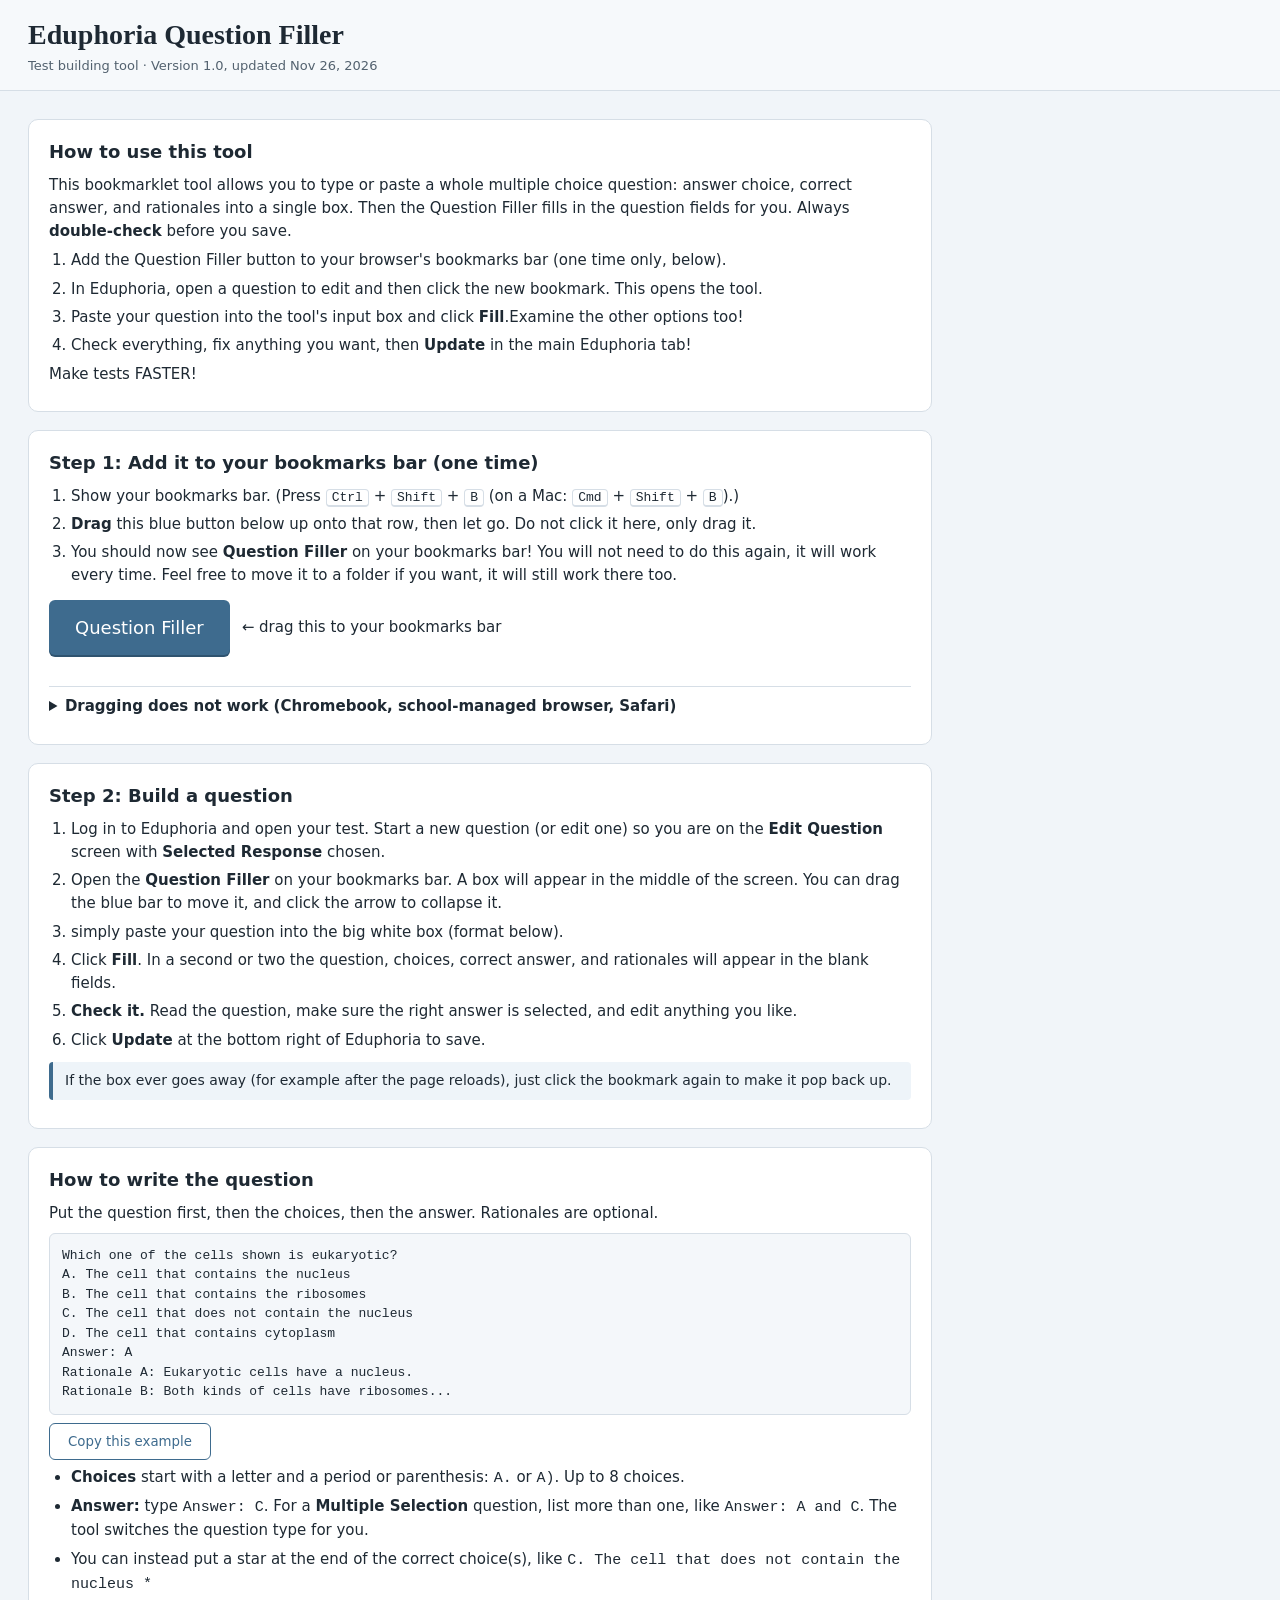
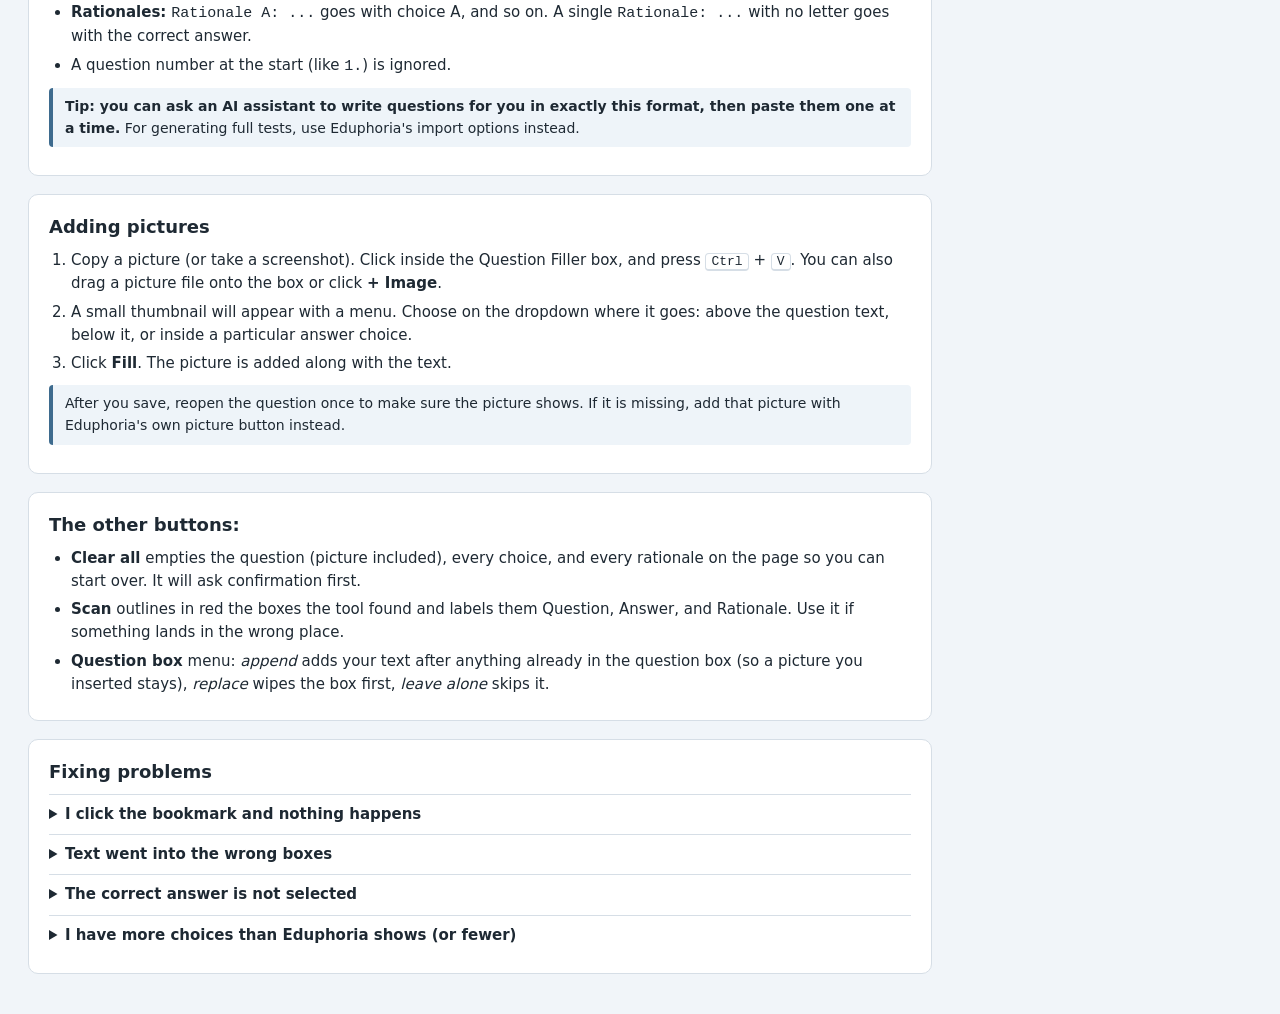
<file: tools/question-filler.html>
<!DOCTYPE html>
<html lang="en">
<head>
<meta charset="utf-8">
<meta name="viewport" content="width=device-width, initial-scale=1">
<title>Eduphoria Question Filler</title>
<style>
  :root{--bg:#f1f5f9;--card:#fff;--line:#d6dee6;--ink:#1e2933;--muted:#53626f;--blue:#3e6b8e;--blue-dk:#2f536f;--note:#eef4f9}
  *{box-sizing:border-box}
  body{margin:0;background:var(--bg);color:var(--ink);font:15px/1.55 "Segoe UI",system-ui,-apple-system,Arial,sans-serif}
  header{padding:18px 28px 14px;border-bottom:1px solid var(--line);background:#f6f9fb}
  h1{margin:0;font:700 28px/1.2 Georgia,"Times New Roman",serif}
  header p{margin:4px 0 0;color:var(--muted);font-size:13px}
  main{max-width:960px;padding:28px}
  .card{background:var(--card);border:1px solid var(--line);border-radius:10px;padding:18px 20px;margin-bottom:18px}
  h2{margin:0 0 8px;font-size:18px}
  h3{margin:16px 0 4px;font-size:15px}
  p{margin:6px 0}
  ol,ul{margin:6px 0;padding-left:22px}
  li{margin:5px 0}
  a{color:var(--blue)}
  .btn{display:inline-block;background:var(--blue);color:#fff;border:0;border-radius:6px;padding:10px 18px;font:600 15px/1 inherit;font-family:inherit;cursor:pointer;text-decoration:none}
  .btn:hover{background:var(--blue-dk)}
  .btn.ghost{background:#fff;color:var(--blue);border:1px solid var(--blue)}
  .btn.ghost:hover{background:var(--note)}
  .btn:focus-visible,a:focus-visible,summary:focus-visible{outline:3px solid #f2b84b;outline-offset:2px}
  .drag{font-size:18px;padding:14px 26px;cursor:grab;box-shadow:0 2px 0 var(--blue-dk)}
  .row{display:flex;flex-wrap:wrap;gap:12px;align-items:center;margin:12px 0}
  .hint{background:var(--note);border-left:4px solid var(--blue);padding:8px 12px;border-radius:4px;margin:10px 0;font-size:14px}
  pre{background:#f4f7fa;border:1px solid var(--line);border-radius:6px;padding:12px;margin:8px 0;white-space:pre-wrap;font:13px/1.5 Consolas,Menlo,monospace}
  details{border-top:1px solid var(--line);padding:8px 0}
  summary{cursor:pointer;font-weight:600}
  kbd{background:#fff;border:1px solid var(--line);border-bottom-width:2px;border-radius:4px;padding:0 5px;font:13px Consolas,Menlo,monospace}
  #status{font-size:13px;color:var(--muted);min-height:1.4em}
  @media(max-width:600px){main{padding:16px}header{padding:14px 16px}}
</style>
</head>
<body>
<header>
  <h1>Eduphoria Question Filler</h1>
  <p>Test building tool &middot; Version 1.0, updated Nov 26, 2026</p>
</header>
<main>

<section class="card">
  <h2>How to use this tool</h2>
  <p>This bookmarklet tool allows you to type or paste a whole multiple choice question: answer choice, correct answer, and rationales into a single box. Then the Question Filler fills in the question fields for you. Always <b>double-check</b> before you save.<br></p>
  <ol>
    <li>Add the Question Filler button to your browser's bookmarks bar (one time only, below).</li>
    <li>In Eduphoria, open a question to edit and then click the new bookmark. This opens the tool.</li>
    <li>Paste your question into the tool's input box and click <b>Fill</b>.Examine the other options too!</li>
    <li>Check everything, fix anything you want, then <b>Update</b> in the main Eduphoria tab!</li>
  </ol>
  <p>Make tests FASTER!</p>
</section>

<section class="card">
  <h2>Step 1: Add it to your bookmarks bar (one time)</h2>
  <ol>
    <li>Show your bookmarks bar. (Press <kbd>Ctrl</kbd> + <kbd>Shift</kbd> + <kbd>B</kbd> (on a Mac: <kbd>Cmd</kbd> + <kbd>Shift</kbd> + <kbd>B</kbd>).) </li>
    <li><b>Drag</b> this blue button below up onto that row, then let go. Do not click it here, only drag it.</li>
    <li>You should now see <b>Question Filler</b> on your bookmarks bar! You will not need to do this again, it will work every time. Feel free to move it to a folder if you want, it will still work there too.</li>
  </ol>
  <div class="row">
    <a id="bm" class="btn drag" href="javascript:!function()%7Bif(window.__qf)window.__qf.toggle()%3Belse%7Bvar%20e%3Dfunction(e)%7Breturn%20e.replace(%2F%26%2Fg%2C%22%26amp%3B%22).replace(%2F%3C%2Fg%2C%22%26lt%3B%22).replace(%2F%3E%2Fg%2C%22%26gt%3B%22)%7D%2Ct%3Dfunction(e)%7Breturn%20new%20Promise(function(t)%7BsetTimeout(t%2Ce)%7D)%7D%2Cn%3Ddocument.createElement(%22div%22)%3Bn.id%3D%22__qf_panel%22%2Cn.style.cssText%3D%22position%3Afixed%3Bleft%3A50%25%3Btop%3A50%25%3Btransform%3Atranslate(-50%25%2C-50%25)%3Bwidth%3A510px%3Bmax-width%3A96vw%3Bmax-height%3A94vh%3Boverflow%3Aauto%3Bz-index%3A2147483647%3Bbackground%3A%23fff%3Bborder%3A1px%20solid%20%23888%3Bborder-radius%3A8px%3Bbox-shadow%3A0%204px%2024px%20rgba(0%2C0%2C0%2C.35)%3Bfont%3A13px%2F1.4%20Arial%2Csans-serif%3Bcolor%3A%23222%22%2Cn.innerHTML%3D'%3Cdiv%20id%3D%22__qf_head%22%20style%3D%22cursor%3Amove%3Bbackground%3A%231a56c4%3Bcolor%3A%23fff%3Bpadding%3A6px%2010px%3Bborder-radius%3A8px%208px%200%200%3Bdisplay%3Aflex%3Bjustify-content%3Aspace-between%3Buser-select%3Anone%22%3E%3Cb%3EQuestion%20Filler%20%3Cspan%20style%3D%22font-weight%3Anormal%3Bfont-size%3A11px%22%3E(drag%20to%20move%2C%20click%20to%20collapse)%3C%2Fspan%3E%3C%2Fb%3E%3Cspan%20id%3D%22__qf_x%22%3E%26%239662%3B%3C%2Fspan%3E%3C%2Fdiv%3E%3Cdiv%20id%3D%22__qf_body%22%20style%3D%22padding%3A8px%22%3E%3Ctextarea%20id%3D%22__qf_txt%22%20rows%3D%2215%22%20style%3D%22width%3A100%25%3Bbox-sizing%3Aborder-box%3Bfont%3A12px%20monospace%22%20placeholder%3D%22Question%20text%5CnA.%20option%5CnB.%20option%5CnC.%20option%5CnD.%20option%5CnAnswer%3A%20C%5CnRationale%20A%3A%20...%5CnRationale%20C%3A%20...%22%3E%3C%2Ftextarea%3E%3Cdiv%20style%3D%22margin%3A4px%200%22%3EQuestion%20box%3A%20%3Cselect%20id%3D%22__qf_mode%22%3E%3Coption%20value%3D%22append%22%3Eappend%20to%20existing%3C%2Foption%3E%3Coption%20value%3D%22replace%22%3Ereplace%20existing%3C%2Foption%3E%3Coption%20value%3D%22skip%22%3Eleave%20alone%3C%2Foption%3E%3C%2Fselect%3E%3C%2Fdiv%3E%3Cdiv%20id%3D%22__qf_imgs%22%20style%3D%22margin%3A4px%200%22%3E%3C%2Fdiv%3E%3Cdiv%20style%3D%22margin%3A4px%200%3Bfont-size%3A12px%22%3E%3Cbutton%20id%3D%22__qf_addimg%22%20style%3D%22padding%3A3px%208px%3Bcursor%3Apointer%22%3E%2B%20Image%3C%2Fbutton%3E%20%3Cspan%20style%3D%22color%3A%23666%22%3Eor%20paste%20%2F%20drag%20an%20image%20onto%20this%20panel%3C%2Fspan%3E%3Cinput%20id%3D%22__qf_file%22%20type%3D%22file%22%20accept%3D%22image%2F*%22%20multiple%20style%3D%22display%3Anone%22%3E%3C%2Fdiv%3E%3Cbutton%20id%3D%22__qf_fill%22%20style%3D%22background%3A%231a56c4%3Bcolor%3A%23fff%3Bborder%3A0%3Bpadding%3A5px%2012px%3Bborder-radius%3A4px%3Bcursor%3Apointer%22%3EFill%3C%2Fbutton%3E%20%3Cbutton%20id%3D%22__qf_scan%22%20style%3D%22padding%3A5px%2010px%3Bcursor%3Apointer%22%3EScan%3C%2Fbutton%3E%20%3Cbutton%20id%3D%22__qf_clear%22%20style%3D%22padding%3A5px%2010px%3Bcursor%3Apointer%3Bcolor%3A%23a00%22%3EClear%20all%3C%2Fbutton%3E%20%3Cbutton%20id%3D%22__qf_close%22%20style%3D%22padding%3A5px%2010px%3Bcursor%3Apointer%3Bfloat%3Aright%22%3EClose%3C%2Fbutton%3E%3Cdiv%20id%3D%22__qf_msg%22%20style%3D%22margin-top%3A6px%3Bfont-size%3A12px%3Bcolor%3A%23555%3Bwhite-space%3Apre-wrap%22%3E%3C%2Fdiv%3E%3C%2Fdiv%3E'%2Cdocument.body.appendChild(n)%3Bvar%20o%2Cr%2Ci%2Ca%3Dfunction(e)%7Breturn%20document.getElementById(e)%7D%2Cl%3Dfunction(e)%7Ba(%22__qf_msg%22).textContent%3De%7D%2Cc%3D!0%3Bo%3Da(%22__qf_head%22)%2Cr%3Dnull%2Ci%3D!1%2Co.addEventListener(%22mousedown%22%2Cfunction(e)%7Bvar%20t%3Dn.getBoundingClientRect()%3Br%3D%7Bdx%3Ae.clientX-t.left%2Cdy%3Ae.clientY-t.top%2Csx%3Ae.clientX%2Csy%3Ae.clientY%7D%2Ci%3D!1%2Ce.preventDefault()%7D)%2Cdocument.addEventListener(%22mousemove%22%2Cfunction(e)%7Br%26%26(Math.abs(e.clientX-r.sx)%2BMath.abs(e.clientY-r.sy)%3E3%26%26(i%3D!0)%2Ci%26%26(n.style.transform%3D%22none%22%2Cn.style.left%3DMath.max(0%2Ce.clientX-r.dx)%2B%22px%22%2Cn.style.top%3DMath.max(0%2Ce.clientY-r.dy)%2B%22px%22))%7D)%2Cdocument.addEventListener(%22mouseup%22%2Cfunction()%7Br%26%26!i%26%26(c%3D!c%2Ca(%22__qf_body%22).style.display%3Dc%3F%22%22%3A%22none%22%2Ca(%22__qf_x%22).innerHTML%3Dc%3F%22%26%239662%3B%22%3A%22%26%239652%3B%22)%2Cr%3Dnull%7D)%3Bvar%20s%3D%5B%5D%2Cp%3D%5B%5B%22qtop%22%2C%22Question%20-%20above%20text%22%5D%2C%5B%22qbot%22%2C%22Question%20-%20below%20text%22%5D%5D.concat(%22ABCDEFGH%22.split(%22%22).map(function(e%2Ct)%7Breturn%5BString(t)%2C%22Answer%20%22%2Be%5D%7D))%3Ba(%22__qf_addimg%22).onclick%3Dfunction()%7Ba(%22__qf_file%22).click()%7D%2Ca(%22__qf_file%22).onchange%3Dfunction(e)%7Bf(e.target.files)%2Ce.target.value%3D%22%22%7D%2Cn.addEventListener(%22paste%22%2Cfunction(e)%7Bvar%20t%3De.clipboardData%3Bif(t)%7Bvar%20n%3DArray.prototype.filter.call(t.files%7C%7C%5B%5D%2Cfunction(e)%7Breturn%2F%5Eimage%5C%2F%2F.test(e.type)%7D)%3Bn.length%26%26!t.getData(%22text%22)%26%26(e.preventDefault()%2Cf(n))%7D%7D)%2Cn.addEventListener(%22dragover%22%2Cfunction(e)%7Be.preventDefault()%7D)%2Cn.addEventListener(%22drop%22%2Cfunction(e)%7Be.dataTransfer%26%26e.dataTransfer.files%26%26e.dataTransfer.files.length%26%26(e.preventDefault()%2Cf(e.dataTransfer.files))%7D)%3Bvar%20d%3D%5B%5D%3Ba(%22__qf_fill%22).onclick%3Dfunction()%7B(async%20function()%7Bvar%20e%3Dfunction(e)%7Bvar%20t%3De.replace(%2F%5Cr%2Fg%2C%22%22).split(%22%5Cn%22).map(function(e)%7Breturn%20e.trim()%7D)%2Cn%3D%2F%5E%5C(%3F(%5BA-Ha-h%5D)%5B%5C.%5C)%5C%3A%5D%5Cs%2B(.%2B)%24%2F%2Co%3D%2F%5E(%3F%3Acorrect%5Cs%2B)%3Fanswers%3F%5Cs*(%3F%3Ais%7Care)%3F%5Cs*%5B%3A%5C-%5D%5Cs*(.%2B)%24%2Fi%2Cr%3D%2F%5E(%3F%3A%5C(%3F(%5BA-Ha-h%5D)%5C)%3F%5Cs%2B)%3F(%3F%3Arationale%7Cexplanation)%5Cs*(%3F%3A%5C(%3F(%5BA-Ha-h%5D)%5C)%3F)%3F%5Cs*%5B%3A%5C-%5D%5Cs*(.*)%24%2Fi%2Ci%3D%5B%5D%2Ca%3D%5B%5D%2Cl%3D%5B%5D%2Cc%3D%5B%5D%2Cs%3Dnull%3Bt.forEach(function(e)%7Bif(e)%7Bvar%20t%3Bif((t%3De.match(o))%26%26%2F%5E%5BA-Ha-h%5D(%3F%3A%5Cs*(%3F%3A%2C%7Cand%7C%26%7C%3B)%3F%5Cs*%5BA-Ha-h%5D)*%5C.%3F%24%2F.test(t%5B1%5D))return%20c%3Dt%5B1%5D.toUpperCase().replace(%2F%5CbAND%5Cb%2Fg%2C%22%20%22).match(%2F%5BA-H%5D%2Fg)%7C%7C%5B%5D%2Cvoid(s%3Dnull)%3Bif(t%3De.match(r))return%20s%3D%7Bletter%3A(t%5B1%5D%7C%7Ct%5B2%5D%7C%7C%22%22).toUpperCase()%2Ctext%3At%5B3%5D%7D%2Cvoid%20l.push(s)%3Bif(t%3De.match(n))%7Bvar%20p%3Dt%5B2%5D%2Cd%3D%2F%5E%5C*%7C%5C*%24%7C%5C(correct%5C)%5Cs*%24%2Fi.test(p)%3Breturn%20p%3Dp.replace(%2F%5E%5C*%2B%5Cs*%7C%5Cs*%5C*%2B%24%7C%5Cs*%5C(correct%5C)%5Cs*%24%2Fgi%2C%22%22).trim()%2Cs%3D%7Bletter%3At%5B1%5D.toUpperCase()%2Ctext%3Ap%2Cstar%3Ad%7D%2Cvoid%20a.push(s)%7Ds%3Fs.text%2B%3D%22%20%22%2Be%3Aa.length%7C%7Ci.push(e)%7D%7D)%2Cc.length%7C%7C(c%3Da.filter(function(e)%7Breturn%20e.star%7D).map(function(e)%7Breturn%20e.letter%7D))%3Bvar%20p%3D%7B%7D%2Cd%3D%22%22%3Breturn%20l.forEach(function(e)%7Be.letter%3Fp%5Be.letter.charCodeAt(0)-65%5D%3De.text%3Ad%3De.text%7D)%2Cd%26%26c.forEach(function(e)%7Bvar%20t%3De.charCodeAt(0)-65%3Bp%5Bt%5D%7C%7C(p%5Bt%5D%3Dd)%7D)%2C%7Bstem%3Ai.join(%22%5Cn%22).replace(%2F%5E%5Cd%2B%5B%5C.%5C)%5D%5Cs%2B%2F%2C%22%22)%2Copts%3Aa.map(function(e)%7Breturn%20e.text%7D)%2Ccorrect%3Ac.map(function(e)%7Breturn%20e.charCodeAt(0)-65%7D)%2Crats%3Ap%7D%7D(a(%22__qf_txt%22).value)%3Bif(e.opts.length%3C2)l(%22Could%20not%20find%20at%20least%202%20options%20(A.%20B.%20C.%20...).%22)%3Belse%7Be.correct.length%7C%7Cl('No%20correct%20answer%20found%20(add%20%22Answer%3A%20C%22).%20Filling%20anyway...')%3Bvar%20n%3De.correct.length%3E1%2Co%3Dn%3F%2Fmultiple%20selection%2Fi%3A%2Fmultiple%20choice%2Fi%2Cr%3Dg().filter(function(e)%7Breturn%20o.test(e.txt)%7D)%5B0%5D%3Br%26%26!r.el.checked%26%26(r.el.click()%2Cawait%20t(500))%3Bfor(var%20i%3Dh()%2Cc%3D0%3BMath.floor((i.length-1)%2F2)%3Ce.opts.length%26%26c%3C8%3B)%7Bvar%20p%3DArray.prototype.slice.call(document.querySelectorAll(%22button%2Ca%2C%5Brole%3Dbutton%5D%2Cspan%22)).filter(function(e)%7Breturn%2Fadd%5Cs*(a%5Cs*)%3F(response%7Canswer%7Coption%7Cchoice)%2Fi.test((e.innerText%7C%7C%22%22)%2B%22%20%22%2B(e.getAttribute(%22aria-label%22)%7C%7C%22%22)%2B%22%20%22%2B(e.title%7C%7C%22%22))%7D)%5B0%5D%3Bif(!p)break%3Bp.click()%2Cawait%20t(400)%2Ci%3Dh()%2Cc%2B%2B%7Dvar%20d%3DMath.floor((i.length-1)%2F2)%2Cf%3D%5B%5D%3Bd%3Ce.opts.length%26%26f.push(%22Only%20%22%2Bd%2B%22%20response%20slots%20found%20for%20%22%2Be.opts.length%2B%22%20options%20-%20add%20more%20responses%20on%20the%20page%20and%20run%20again%2C%20or%20use%20Scan%20to%20check%20detection.%22)%3Bvar%20m%3Da(%22__qf_mode%22).value%2Cy%3D%5B%5D%2Cb%3D0%3B%22skip%22!%3D%3Dm%26%26i%5B0%5D%3F(%22replace%22%3D%3D%3Dm%26%26v(i%5B0%5D)%2Cawait%20q(%22qtop%22%2Ci%5B0%5D)%2Cx(i%5B0%5D%2Ce.stem%2C%7Bquestion%3A!0%2Cmode%3A%22append%22%7D)%2Cawait%20q(%22qbot%22%2Ci%5B0%5D))%3Ai%5B0%5D%26%26(await%20q(%22qtop%22%2Ci%5B0%5D)%2Cawait%20q(%22qbot%22%2Ci%5B0%5D))%3Bfor(var%20w%3D0%3Bw%3CMath.min(d%2Ce.opts.length)%3Bw%2B%2B)x(i%5B1%2B2*w%5D%2Ce.opts%5Bw%5D)%2Cawait%20q(String(w)%2Ci%5B1%2B2*w%5D)%2Ce.rats%5Bw%5D%26%26x(i%5B2%2B2*w%5D%2Ce.rats%5Bw%5D%2C%7BkeepPrefix%3A!0%7D)%2Cawait%20t(30)%3Bs.forEach(function(e)%7By.indexOf(e)%3C0%26%26%2F%5E%5B0-7%5D%24%2F.test(e.target)%26%26%2Be.target%3E%3Dd%26%26f.push(%22Image%20for%20Answer%20%22%2BString.fromCharCode(%2Be.target%2B65)%2B%22%20skipped%3A%20no%20such%20response%20slot.%22)%7D)%2Cb%26%26f.push(b%2B%22%20image(s)%20were%20embedded%20directly%20because%20the%20editor%20did%20not%20handle%20a%20paste.%20Check%20they%20show%20after%20saving%3B%20if%20not%2C%20insert%20them%20with%20the%20editor's%20image%20button.%22)%2Cs%3Ds.filter(function(e)%7Breturn%20y.indexOf(e)%3C0%7D)%2Cu()%2Cd%3Ee.opts.length%26%26f.push(d-e.opts.length%2B%22%20extra%20empty%20response(s)%20left%20-%20delete%20them%20with%20the%20trash%20icon.%22)%3Bvar%20E%3Dg().filter(function(e)%7Breturn%2Fresponse%2Fi.test(e.txt)%26%26e.txt.length%3C25%7D)%3BE.length%7C%7C(E%3Dg().filter(function(e)%7Breturn!%2Fmultiple%20(choice%7Cselection)%2Fi.test(e.txt)%7D))%2CE.sort(function(e%2Ct)%7Breturn%20e.top-t.top%7D)%2CE.length%3Ce.opts.length%3Ff.push(%22Found%20only%20%22%2BE.length%2B%22%20correct-answer%20buttons%20-%20mark%20the%20answer%20by%20hand.%22)%3AE.forEach(function(t%2Cn)%7Bvar%20o%3De.correct.indexOf(n)%3E%3D0%3Bt.el.checked!%3D%3Do%26%26(%22checkbox%22%3D%3D%3Dt.el.type%7C%7Co)%26%26t.el.click()%7D)%2Cl(%22Done.%20%22%2Be.opts.length%2B%22%20options%2C%20answer%3A%20%22%2B(e.correct.map(function(e)%7Breturn%20String.fromCharCode(65%2Be)%7D).join(%22%2C%20%22)%7C%7C%22(none)%22)%2B(n%3F%22%20%5Bmultiple%20selection%5D%22%3A%22%20%5Bmultiple%20choice%5D%22)%2B%22%5CnProof%20before%20saving.%22%2B(f.length%3F%22%5Cn-%20%22%2Bf.join(%22%5Cn-%20%22)%3A%22%22))%7Dasync%20function%20q(e%2Ct)%7Bfor(var%20n%3Ds.filter(function(t)%7Breturn%20t.target%3D%3D%3De%26%26y.indexOf(t)%3C0%7D)%2Co%3D0%3Bo%3Cn.length%3Bo%2B%2B)if(t)%7Bvar%20r%3Dawait%20_(t%2Cn%5Bo%5D)%3Br%3F(%22inline%22%3D%3D%3Dr%26%26b%2B%2B%2Cy.push(n%5Bo%5D))%3Af.push(%22Cannot%20put%20an%20image%20in%20a%20plain-text%20field%20(%22%2Be%2B%22).%22)%7Delse%20f.push('No%20field%20for%20image%20target%20%22'%2Be%2B'%22.')%7D%7D)().catch(function(e)%7Bl(%22Error%3A%20%22%2Be.message)%7D)%7D%2Ca(%22__qf_scan%22).onclick%3Dfunction()%7Bd.forEach(function(e)%7Be.remove()%7D)%2Cd%3D%5B%5D%3Bvar%20e%3Dh()%3Be.forEach(function(e%2Ct)%7Bvar%20n%3De.anchor.getBoundingClientRect()%2Co%3Ddocument.createElement(%22div%22)%2Cr%3D0%3D%3D%3Dt%3F%22QUESTION%22%3At%252%3F%22ANSWER%20%22%2B(t%2B1)%2F2%3A%22RATIONALE%20%22%2Bt%2F2%3Bo.textContent%3Dr%2Co.style.cssText%3D%22position%3Afixed%3Bz-index%3A2147483646%3Bbackground%3A%23e11%3Bcolor%3A%23fff%3Bfont%3Abold%2010px%20Arial%3Bpadding%3A1px%204px%3Bpointer-events%3Anone%3Bleft%3A%22%2Bn.left%2B%22px%3Btop%3A%22%2BMath.max(0%2Cn.top-12)%2B%22px%22%2Cdocument.body.appendChild(o)%2Cd.push(o)%2Ce.anchor.style.outline%3D%222px%20solid%20%23e11%22%2CsetTimeout(function()%7Be.anchor.style.outline%3D%22%22%2Co.remove()%7D%2C6e3)%7D)%2Cl(%22Detected%20%22%2Be.length%2B%22%20fields%20(outlined%20in%20red%20for%206s).%5CnExpected%3A%201%20question%20%2B%202%20per%20response%20(answer%2C%20rationale).%22)%7D%2Ca(%22__qf_clear%22).onclick%3Dfunction()%7Bif(confirm(%22Clear%20the%20question%20(including%20any%20image)%2C%20all%20responses%2C%20rationales%2C%20and%20checkboxes%20on%20the%20page%3F%22))%7Bvar%20e%3Dh()%3Bif(e.length)%7Bv(e%5B0%5D)%3Bfor(var%20t%3D1%3Bt%3Ce.length%3Bt%2B%2B)x(e%5Bt%5D%2C%22%22%2C%7BkeepPrefix%3A!0%7D)%3Bvar%20n%3D0%3Bg().forEach(function(e)%7B%22checkbox%22%3D%3D%3De.el.type%26%26e.el.checked%26%26!%2Fmultiple%20(choice%7Cselection)%2Fi.test(e.txt)%26%26(e.el.click()%2Cn%2B%2B)%7D)%2Cl(%22Cleared%20%22%2Be.length%2B%22%20fields.%22%2B(n%3F%22%20Unchecked%20%22%2Bn%2B%22%20box(es).%22%3A%22%22)%2B%22%5CnNote%3A%20a%20multiple-choice%20radio%20always%20keeps%20one%20response%20selected.%22)%7Delse%20l(%22No%20fields%20detected%20-%20try%20Scan.%22)%7D%7D%2Ca(%22__qf_close%22).onclick%3Dfunction()%7Bn.remove()%2Cd.forEach(function(e)%7Be.remove()%7D)%2Cdelete%20window.__qf%7D%2Cwindow.__qf%3D%7Btoggle%3Afunction()%7Bn.style.display%3D%22none%22%3D%3D%3Dn.style.display%3F%22%22%3A%22none%22%7D%7D%7Dfunction%20u()%7Bvar%20e%3Da(%22__qf_imgs%22)%3Be.innerHTML%3D%22%22%2Cs.forEach(function(t%2Cn)%7Bvar%20o%3Ddocument.createElement(%22div%22)%3Bo.style.cssText%3D%22display%3Aflex%3Balign-items%3Acenter%3Bgap%3A6px%3Bmargin%3A2px%200%22%3Bvar%20r%3Ddocument.createElement(%22img%22)%3Br.src%3Dt.dataUrl%2Cr.style.cssText%3D%22height%3A36px%3Bmax-width%3A60px%3Bobject-fit%3Acontain%3Bborder%3A1px%20solid%20%23ccc%22%3Bvar%20i%3Ddocument.createElement(%22select%22)%3Bp.forEach(function(e)%7Bvar%20n%3Ddocument.createElement(%22option%22)%3Bn.value%3De%5B0%5D%2Cn.textContent%3De%5B1%5D%2Ce%5B0%5D%3D%3D%3Dt.target%26%26(n.selected%3D!0)%2Ci.appendChild(n)%7D)%2Ci.onchange%3Dfunction()%7Bt.target%3Di.value%7D%3Bvar%20a%3Ddocument.createElement(%22button%22)%3Ba.textContent%3D%22%C3%97%22%2Ca.style.cursor%3D%22pointer%22%2Ca.onclick%3Dfunction()%7Bs.splice(n%2C1)%2Cu()%7D%2Co.appendChild(r)%2Co.appendChild(i)%2Co.appendChild(a)%2Ce.appendChild(o)%7D)%7Dfunction%20f(e)%7BArray.prototype.forEach.call(e%2Cfunction(e)%7Bif(%2F%5Eimage%5C%2F%2F.test(e.type))%7Bvar%20t%3Dnew%20FileReader%3Bt.onload%3Dfunction()%7Bvar%20n%3Ds.length%3Bs.push(%7Bfile%3Ae%2CdataUrl%3At.result%2Ctarget%3A0%3D%3D%3Dn%3F%22qtop%22%3AString(Math.min(n-1%2C7))%7D)%2Cu()%7D%2Ct.readAsDataURL(e)%7D%7D)%7Dfunction%20h()%7Bvar%20e%3D%5B%5D%2Ct%3Ddocument.querySelectorAll('textarea%2Cinput%2C%5Bcontenteditable%3D%22%22%5D%2C%5Bcontenteditable%3D%22true%22%5D%2Ciframe')%3BArray.prototype.forEach.call(t%2Cfunction(t)%7Bif(!n.contains(t))%7Bvar%20o%3Dt.getBoundingClientRect()%3Bif(%22IFRAME%22!%3D%3Dt.tagName)%7Bif(!(o.width%3C20%7C%7Co.height%3C8))if(%22INPUT%22%3D%3D%3Dt.tagName)%7Bvar%20r%3D(t.type%7C%7C%22text%22).toLowerCase()%3Bif(%5B%22text%22%2C%22search%22%2C%22%22%5D.indexOf(r)%3C0%7C%7Ct.readOnly%7C%7Ct.disabled)return%3Be.push(%7Bel%3At%2Ckind%3A%22in%22%2Crect%3Ao%2Canchor%3At%7D)%7Delse%20if(%22TEXTAREA%22%3D%3D%3Dt.tagName)%7Bif(t.readOnly%7C%7Ct.disabled)return%3Be.push(%7Bel%3At%2Ckind%3A%22in%22%2Crect%3Ao%2Canchor%3At%7D)%7Delse%7Bif(t.parentElement%26%26t.parentElement.closest(%22%5Bcontenteditable%5D%22))return%3Be.push(%7Bel%3At%2Ckind%3A%22ce%22%2Crect%3Ao%2Canchor%3At%7D)%7D%7Delse%20try%7Bvar%20i%3Dt.contentDocument%3Bi%26%26i.body%26%26(i.body.isContentEditable%7C%7C%22on%22%3D%3D%3Di.designMode)%26%26o.width%3E20%26%26o.height%3E8%26%26e.push(%7Bel%3Ai.body%2Ckind%3A%22ce%22%2Crect%3Ao%2Canchor%3At%7D)%7Dcatch(e)%7B%7D%7D%7D)%2Ce.sort(function(e%2Ct)%7Breturn%20e.rect.top-t.rect.top%7C%7Ce.rect.left-t.rect.left%7D)%3Bfor(var%20o%3D0%2Cr%3D0%3Br%3Ce.length%3Br%2B%2B)if(e%5Br%5D.rect.height%3E%3D80)%7Bo%3Dr%3Bbreak%7Dreturn%20e.slice(o)%7Dfunction%20g()%7Breturn%20Array.prototype.slice.call(document.querySelectorAll(%22input%5Btype%3Dradio%5D%2Cinput%5Btype%3Dcheckbox%5D%22)).filter(function(e)%7Breturn!n.contains(e)%7D).map(function(e)%7Bvar%20t%3De.closest(%22label%22)%7C%7Ce.parentElement%3Breturn%7Bel%3Ae%2Ctxt%3A(e.labels%26%26e.labels%5B0%5D%26%26e.labels%5B0%5D.innerText%7C%7Ct%26%26t.innerText%7C%7C%22%22).trim()%2Ctop%3A(t%7C%7Ce).getBoundingClientRect().top%2Bwindow.scrollY%7D%7D)%7Dfunction%20m(e%2Ct)%7Bt.forEach(function(t)%7Bvar%20n%3D%22input%22%3D%3D%3Dt%26%26window.InputEvent%7C%7CEvent%3Be.dispatchEvent(new%20n(t%2C%7Bbubbles%3A!0%7D))%7D)%7Dfunction%20x(t%2Cn%2Co)%7Bo%3Do%7C%7C%7B%7D%3Bvar%20r%3Dt.el%3Bif(%22in%22%3D%3D%3Dt.kind)%7Bvar%20i%3Dr.value%7C%7C%22%22%2Ca%3Do.keepPrefix%26%26i.match(%2F%5E%5Cs*rationale%5Cs*%3A%5Cs*%2Fi)%2Cl%3D(a%3Fa%5B0%5D.replace(%2F%5Cs*%24%2F%2C%22%20%22)%3A%22%22)%2Bn%3Bo.question%26%26%22append%22%3D%3D%3Do.mode%26%26i%26%26(l%3Di%2B%22%5Cn%22%2Bn)%3Bvar%20c%3D%22TEXTAREA%22%3D%3D%3Dr.tagName%3FHTMLTextAreaElement.prototype%3AHTMLInputElement.prototype%3BObject.getOwnPropertyDescriptor(c%2C%22value%22).set.call(r%2Cl)%2Cm(r%2C%5B%22input%22%2C%22change%22%5D)%7Delse%7Bif(r.focus()%2Co.question)%7Bvar%20s%3Dn.split(%22%5Cn%22).map(function(t)%7Breturn%22%3Cp%3E%22%2Be(t)%2B%22%3C%2Fp%3E%22%7D).join(%22%22)%3Br.insertAdjacentHTML(%22beforeend%22%2Cs)%7Delse%7Bvar%20p%3D(r.innerText%7C%7C%22%22).trim()%2Cd%3Do.keepPrefix%26%26p.match(%2F%5Erationale%5Cs*%3A%5Cs*%2Fi)%3Br.innerHTML%3De((d%3Fd%5B0%5D.replace(%2F%5Cs*%24%2F%2C%22%20%22)%3A%22%22)%2Bn).replace(%2F%5Cn%2Fg%2C%22%3Cbr%3E%22)%7Dm(r%2C%5B%22input%22%2C%22keyup%22%2C%22change%22%5D)%7D%7Dfunction%20v(e)%7Bif(%22in%22%3D%3D%3De.kind)%7Bvar%20t%3D%22TEXTAREA%22%3D%3D%3De.el.tagName%3FHTMLTextAreaElement.prototype%3AHTMLInputElement.prototype%3BObject.getOwnPropertyDescriptor(t%2C%22value%22).set.call(e.el%2C%22%22)%2Cm(e.el%2C%5B%22input%22%2C%22change%22%5D)%7Delse%20e.el.focus()%2Ce.el.innerHTML%3D%22%22%2Cm(e.el%2C%5B%22input%22%2C%22keyup%22%2C%22change%22%5D)%7Dfunction%20y(e)%7Btry%7Bvar%20t%3De.ownerDocument%2Cn%3D(t.defaultView%7C%7Cwindow).getSelection()%2Co%3Dt.createRange()%3Bo.selectNodeContents(e)%2Co.collapse(!1)%2Cn.removeAllRanges()%2Cn.addRange(o)%7Dcatch(e)%7B%7D%7Dasync%20function%20_(e%2Cn)%7Bif(%22ce%22!%3D%3De.kind)return!1%3Bvar%20o%3De.el%2Cr%3Do.ownerDocument.defaultView%7C%7Cwindow%2Ci%3Do.querySelectorAll(%22img%22).length%3Bo.focus()%2Cy(o)%3Btry%7Bvar%20a%3Dnew%20r.DataTransfer%3Ba.items.add(n.file)%2Co.dispatchEvent(new%20r.ClipboardEvent(%22paste%22%2C%7BclipboardData%3Aa%2Cbubbles%3A!0%2Ccancelable%3A!0%7D))%7Dcatch(e)%7B%7Dfor(var%20l%3D0%3Bl%3C8%3Bl%2B%2B)if(await%20t(250)%2Co.querySelectorAll(%22img%22).length%3Ei)return%22pasted%22%3Breturn%20y(o)%2Co.insertAdjacentHTML(%22beforeend%22%2C'%3Cp%3E%3Cimg%20src%3D%22'%2Bn.dataUrl%2B'%22%3E%3C%2Fp%3E')%2Cm(o%2C%5B%22input%22%2C%22keyup%22%2C%22change%22%5D)%2C%22inline%22%7D%7D()%3B" draggable="true">Question Filler</a>
    <span>&#8592; drag this to your bookmarks bar</span>
  </div>
  <div id="status" role="status"></div>
  <details>
    <summary>Dragging does not work (Chromebook, school-managed browser, Safari)</summary>
    <ol>
      <li>Right-click your bookmarks bar and choose <b>Add page</b> (Edge: <b>Add favorite</b>).</li>
      <li>Name it <b>Question Filler</b>.</li>
      <li>Click the button below to copy the bookmark code: <button class="btn ghost" id="copyCode" type="button">Copy bookmark code</button></li>
      <li>Click into the <b>URL</b> box in the bookmark window, paste (<kbd>Ctrl</kbd> + <kbd>V</kbd>), and click <b>Save</b>.</li>
    </ol>
  </details>
</section>

<section class="card">
  <h2>Step 2: Build a question</h2>
  <ol>
    <li>Log in to Eduphoria and open your test. Start a new question (or edit one) so you are on the <b>Edit Question</b> screen with <b>Selected Response</b> chosen.</li>
    <li>Open the <b>Question Filler</b> on your bookmarks bar. A box will appear in the middle of the screen. You can drag the blue bar to move it, and click the arrow to collapse it.</li>
    <li>simply paste your question into the big white box (format below).</li>
    <li>Click <b>Fill</b>. In a second or two the question, choices, correct answer, and rationales will appear in the blank fields.</li>
    <li><b>Check it.</b> Read the question, make sure the right answer is selected, and edit anything you like.</li>
    <li>Click <b>Update</b> at the bottom right of Eduphoria to save.</li>
  </ol>
  <div class="hint">If the box ever goes away (for example after the page reloads), just click the bookmark again to make it pop back up.</div>
</section>

<section class="card">
  <h2>How to write the question</h2>
  <p>Put the question first, then the choices, then the answer. Rationales are optional.</p>
<pre id="example">Which one of the cells shown is eukaryotic?
A. The cell that contains the nucleus
B. The cell that contains the ribosomes
C. The cell that does not contain the nucleus
D. The cell that contains cytoplasm
Answer: A
Rationale A: Eukaryotic cells have a nucleus.
Rationale B: Both kinds of cells have ribosomes...</pre>
  <p><button class="btn ghost" id="copyEx" type="button">Copy this example</button></p>
  <ul>
    <li><b>Choices</b> start with a letter and a period or parenthesis: <code>A.</code> or <code>A)</code>. Up to 8 choices.</li>
    <li><b>Answer:</b> type <code>Answer: C</code>. For a <b>Multiple Selection</b> question, list more than one, like <code>Answer: A and C</code>. The tool switches the question type for you.</li>
    <li>You can instead put a star at the end of the correct choice(s), like <code>C. The cell that does not contain the nucleus *</code></li>
    <li><b>Rationales:</b> <code>Rationale A: ...</code> goes with choice A, and so on. A single <code>Rationale: ...</code> with no letter goes with the correct answer.</li>
    <li>A question number at the start (like <code>1.</code>) is ignored.</li>
  </ul>
  <div class="hint"><b>Tip: you can ask an AI assistant to write questions for you in exactly this format, then paste them one at a time.</b> For generating full tests, use Eduphoria's import options instead.</div>
</section>

<section class="card">
  <h2>Adding pictures</h2>
  <ol>
    <li>Copy a picture (or take a screenshot). Click inside the Question Filler box, and press <kbd>Ctrl</kbd> + <kbd>V</kbd>. You can also drag a picture file onto the box or click <b>+ Image</b>.</li>
    <li>A small thumbnail will appear with a menu. Choose on the dropdown where it goes: above the question text, below it, or inside a particular answer choice.</li>
    <li>Click <b>Fill</b>. The picture is added along with the text.</li>
  </ol>
  <div class="hint">After you save, reopen the question once to make sure the picture shows. If it is missing, add that picture with Eduphoria's own picture button instead.</div>
</section>

<section class="card">
  <h2>The other buttons:</h2>
  <ul>
    <li><b>Clear all</b> empties the question (picture included), every choice, and every rationale on the page so you can start over. It will ask confirmation first.</li>
    <li><b>Scan</b> outlines in red the boxes the tool found and labels them Question, Answer, and Rationale. Use it if something lands in the wrong place.</li>
    <li><b>Question box</b> menu: <i>append</i> adds your text after anything already in the question box (so a picture you inserted stays), <i>replace</i> wipes the box first, <i>leave alone</i> skips it.</li>
  </ul>
</section>

<section class="card">
  <h2>Fixing problems</h2>
  <details>
    <summary>I click the bookmark and nothing happens</summary>
    <p>Make sure you are on the Eduphoria <b>Edit Question</b> page. Some school-managed browsers block bookmark tools. If yours does, send this page's link to your campus tech contact and ask them to allow it.</p>
  </details>
  <details>
    <summary>Text went into the wrong boxes</summary>
    <p>Click <b>Clear all</b>, then <b>Scan</b>. If the red labels do not match the boxes on the page, tell the person who runs this page what you see.</p>
  </details>
  <details>
    <summary>The correct answer is not selected</summary>
    <p>Click the circle (or box) next to the right response yourself. Always check this before saving.</p>
  </details>
  <details>
    <summary>I have more choices than Eduphoria shows (or fewer)</summary>
    <p>If there are too few response boxes, the tool tells you. Add a response on the page, then click <b>Fill</b> again. If there are extra empty responses, delete them with the trash can icon next to each.</p>
  </details>
</section>

</main>
<script>
(function(){
  var bm=document.getElementById('bm'), status=document.getElementById('status');
  var code=bm.getAttribute('href');
  bm.addEventListener('click',function(e){
    e.preventDefault();
    status.textContent='Do not click it here. Drag the button up to your bookmarks bar and let go.';
  });
  bm.addEventListener('dragstart',function(){status.textContent='';});
  function copy(text,btn,done){
    function ok(){var o=btn.textContent;btn.textContent=done;setTimeout(function(){btn.textContent=o;},2000);}
    if(navigator.clipboard&&window.isSecureContext){navigator.clipboard.writeText(text).then(ok,fallback);}else{fallback();}
    function fallback(){
      var t=document.createElement('textarea');t.value=text;t.style.position='fixed';t.style.opacity='0';
      document.body.appendChild(t);t.select();
      try{document.execCommand('copy');ok();}catch(e){btn.textContent='Copy failed';}
      document.body.removeChild(t);
    }
  }
  document.getElementById('copyCode').addEventListener('click',function(){copy(code,this,'Copied!');});
  document.getElementById('copyEx').addEventListener('click',function(){copy(document.getElementById('example').textContent,this,'Copied!');});
})();
</script>
</body>
</html>
</file>
<file: style.css>
:root{
  --paper:#eadfc4; --paper2:#d9c8a0; --ink:#1b1713; --soft:#4d4234; --rust:#8c2f1b; --mark:#e6c04f; --brown:#5a3e2b;
  --slab:Rockwell,"Rockwell Nova","Roboto Slab",Clarendon,"Bookman Old Style",Georgia,serif;
  --body:Charter,"Bitstream Charter","Sitka Text",Georgia,serif;
}
*{box-sizing:border-box}
html{background:var(--paper2); scroll-behavior:smooth}
body{margin:0; min-height:100vh; color:var(--ink); font:17px/1.6 var(--body);
  background:radial-gradient(ellipse at 50% 25%,var(--paper) 45%,var(--paper2) 100%)}
body::before{content:""; position:fixed; inset:0; pointer-events:none; opacity:.5; mix-blend-mode:multiply;
  background:url("data:image/svg+xml,%3Csvg xmlns='http://www.w3.org/2000/svg' width='300' height='300'%3E%3Cfilter id='n'%3E%3CfeTurbulence type='fractalNoise' baseFrequency='.85' numOctaves='3' stitchTiles='stitch'/%3E%3CfeColorMatrix values='0 0 0 0 .35 0 0 0 0 .27 0 0 0 0 .17 0 0 0 .9 -.25'/%3E%3C/filter%3E%3Crect width='300' height='300' filter='url(%23n)'/%3E%3C/svg%3E")}
.wrap{max-width:1040px; margin:0 auto; padding:32px 20px 48px}
.sr{position:absolute; width:1px; height:1px; overflow:hidden; clip:rect(0 0 0 0); white-space:nowrap}
.rough{position:relative}
.rough::before{content:""; position:absolute; inset:0; border:3px solid var(--ink); filter:url(#rough); pointer-events:none}
.frame{padding:12px; background:rgba(255,250,235,.4)}
.frame::after{content:""; position:absolute; inset:6px; border:1px solid var(--ink); pointer-events:none}
.frame img{display:block; width:100%; height:auto}
.tagline{margin:14px 0 0; text-align:center; font:italic 1.15rem var(--body); color:var(--soft)}
nav{display:flex; justify-content:center; flex-wrap:wrap; margin:22px 0 30px; border-top:4px double var(--ink); border-bottom:4px double var(--ink)}
nav a{padding:10px 26px; font:700 .95rem var(--slab); letter-spacing:.14em; text-transform:uppercase; color:var(--ink); text-decoration:none}
nav a:hover{color:var(--rust)}
a:focus-visible,button:focus-visible,input:focus-visible,summary:focus-visible{outline:3px solid var(--rust); outline-offset:2px}
.promise{max-width:62ch; margin:0 auto 44px; text-align:center; font-size:1.15rem}
.promise b{display:block; font:700 .8rem var(--slab); letter-spacing:.2em; text-transform:uppercase; color:var(--rust); margin-bottom:4px}
.promise mark{background:linear-gradient(transparent 55%,var(--mark) 55%); color:inherit}
.sec{display:flex; align-items:center; gap:18px; margin:0 0 24px; font:700 1.6rem var(--slab); letter-spacing:.1em; text-transform:uppercase}
.sec::before,.sec::after{content:""; flex:1; border-top:4px double var(--ink)}
section{margin-bottom:56px; scroll-margin-top:12px}
.controls{display:flex; flex-wrap:wrap; gap:12px 16px; align-items:center; margin-bottom:24px}
.search{flex:1 1 240px; min-width:0; padding:9px 12px; font:inherit; color:var(--ink);
  background:rgba(255,250,235,.6); border:2px solid var(--brown); border-radius:8px;
  box-shadow:0 4px 8px rgba(27,23,19,.25)}
.chips{display:flex; flex-wrap:wrap; gap:8px}
.chip{font:700 .8rem var(--slab); letter-spacing:.1em; text-transform:uppercase; padding:8px 14px;
  color:var(--brown); background:rgba(255,250,235,.6); border:2px solid var(--brown); border-radius:8px;
  cursor:pointer; box-shadow:0 4px 8px rgba(27,23,19,.25)}
.chip:hover{transform:translateY(-1px); box-shadow:0 6px 10px rgba(27,23,19,.3)}
.chip[aria-pressed="true"]{background:var(--brown); color:var(--paper); box-shadow:0 2px 4px rgba(27,23,19,.3)}
.grid{display:grid; grid-template-columns:repeat(auto-fill,minmax(300px,1fr)); gap:26px}
.card{display:flex; flex-direction:column; padding:22px; background:rgba(255,250,235,.5); box-shadow:6px 6px 0 rgba(27,23,19,.2)}
.head{display:flex; gap:14px; align-items:center; margin-bottom:12px}
.plate{flex:none; width:70px; height:70px; display:grid; place-items:center; border:3px solid var(--ink); background:var(--paper)}
.plate svg{width:50px; height:50px; color:var(--ink)}
.plate img{display:block; width:56px; height:56px; object-fit:contain}
.k{fill:currentColor} .l{fill:none; stroke:currentColor; stroke-width:3; stroke-linecap:round} .pp{fill:none; stroke:var(--paper); stroke-width:2} .pf{fill:var(--paper)}
.cat{margin:0 0 2px; font:700 .72rem var(--slab); letter-spacing:.14em; text-transform:uppercase; color:var(--rust)}
.badge{margin-left:8px; padding:1px 7px; background:var(--mark); color:var(--ink)}
.card h3{margin:0; font:700 1.25rem/1.2 var(--slab)}
.desc{flex:1; margin:0 0 14px}
.note-line{margin:0 0 14px; padding:8px 10px; font-size:.9rem; background:rgba(140,47,27,.09); border-left:4px solid var(--rust)}
.meta{margin:0 0 14px; font-size:.85rem; color:var(--soft)}
.actions{display:flex; flex-wrap:wrap; gap:10px; align-items:center}
.btn{display:inline-block; padding:9px 16px; font:700 .8rem var(--slab); letter-spacing:.12em; text-transform:uppercase; text-decoration:none; cursor:pointer; border:2px solid var(--ink)}
.btn.primary{background:var(--ink); color:var(--paper)}
.btn.secondary{background:transparent; color:var(--ink)}
.btn:hover{background:var(--rust); border-color:var(--rust); color:var(--paper)}
.link{font-size:.88rem; color:var(--soft)}
details{margin-top:14px; padding-top:10px; font-size:.9rem; border-top:1px dashed var(--soft)}
summary{cursor:pointer; color:var(--soft)}
details p{margin:8px 0 0}
.empty,.error{padding:22px; border:2px dashed var(--ink); background:rgba(255,250,235,.5)}
.prose{max-width:64ch; margin:0 auto}
.prose h3{margin:22px 0 4px; font:700 1.05rem var(--slab); letter-spacing:.06em; text-transform:uppercase}
.prose p{margin:0}
footer{padding-top:18px; text-align:center; font-size:.9rem; color:var(--soft); border-top:4px double var(--ink)}
@media (prefers-reduced-motion:no-preference){.btn,.chip{transition:background .15s, transform .15s, box-shadow .15s}}
.back{display:inline-block; margin-bottom:18px; font:700 .85rem var(--slab); letter-spacing:.12em; text-transform:uppercase; color:var(--ink); text-decoration:none}
.back:hover{color:var(--rust)}
.form{max-width:640px; margin:0 auto 40px; padding:28px}
.field{margin-bottom:22px}
.field label{display:block; margin-bottom:6px; font:700 .8rem var(--slab); letter-spacing:.14em; text-transform:uppercase}
.field .hint{display:block; margin-top:4px; font-size:.85rem; color:var(--soft)}
.field input,.field select,.field textarea{width:100%; padding:10px 12px; font:inherit; color:var(--ink); background:rgba(255,250,235,.75); border:2px solid var(--ink); border-radius:0}
.field textarea{min-height:170px; resize:vertical}
.hp{position:absolute; left:-9999px}
.thanks{text-align:center}
.thanks h2{font:700 1.5rem var(--slab); text-transform:uppercase; letter-spacing:.08em; margin:0 0 8px}
[hidden]{display:none !important}

/* ---- Toolboxes ---- */
#tools > .sec{font-size:calc(1.6rem + 2pt)}
.box-title{margin:0 0 20px; font:700 1.2rem var(--slab); letter-spacing:.08em; text-transform:uppercase; color:var(--brown)}
.box-sub{margin-left:10px; font:italic 400 .95rem var(--body); letter-spacing:0; text-transform:none; color:var(--soft)}
/* Woodgrain plank divider */
.divider{position:relative; height:18px; margin:46px 0 42px; border-top:2px solid var(--ink); border-bottom:2px solid var(--ink);
  background:
    url("data:image/svg+xml,%3Csvg xmlns='http://www.w3.org/2000/svg' width='700' height='18'%3E%3Cfilter id='g' x='0' y='0' width='100%25' height='100%25'%3E%3CfeTurbulence type='fractalNoise' baseFrequency='.006 .55' numOctaves='3' seed='7'/%3E%3CfeColorMatrix values='0 0 0 0 .13 0 0 0 0 .07 0 0 0 0 .04 0 0 0 1.5 -.5'/%3E%3C/filter%3E%3Crect width='700' height='18' filter='url(%23g)'/%3E%3C/svg%3E"),
    linear-gradient(180deg,#7b5439 0%,var(--brown) 50%,#46301f 100%);
  box-shadow:0 4px 0 rgba(27,23,19,.2)}
.divider::after{content:""; position:absolute; top:50%; left:14%; width:44px; height:12px; transform:translateY(-50%);
  border-radius:50%; border:1px solid rgba(27,23,19,.55);
  background:radial-gradient(ellipse,#2e1e13 0 25%,#5a3e2b 26% 55%,transparent 70%)}

/* ---- Line up card sections across each row ----
   Each card has 6 slots: header, description, note, tag, version, buttons.
   Subgrid makes every card in a row share the same row heights, so the
   notes (and everything else) line up. Older browsers just keep the old layout. */
@supports (grid-template-rows: subgrid){
  .grid{row-gap:0}
  .card{display:grid; grid-template-rows:subgrid; grid-row:span 6; row-gap:0; margin-bottom:26px}
  .card .actions{align-self:start}
}
</file>
